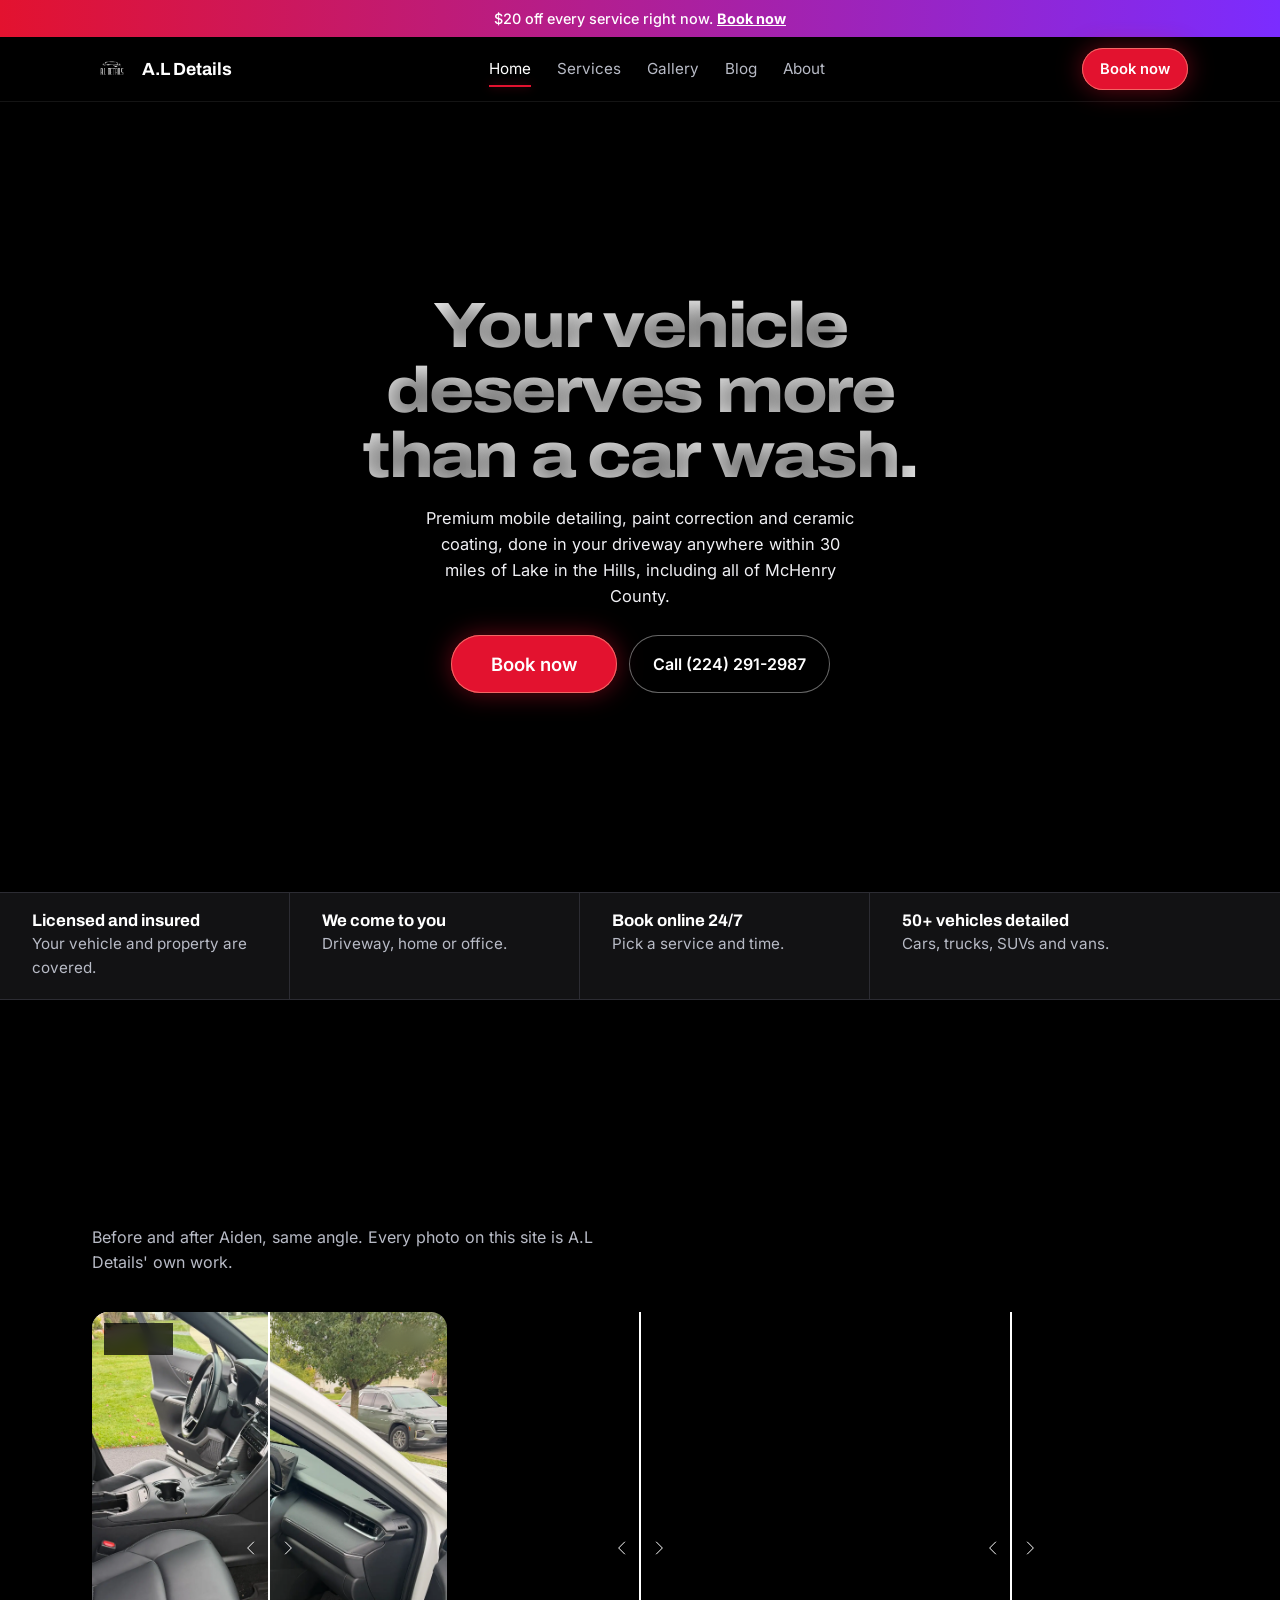
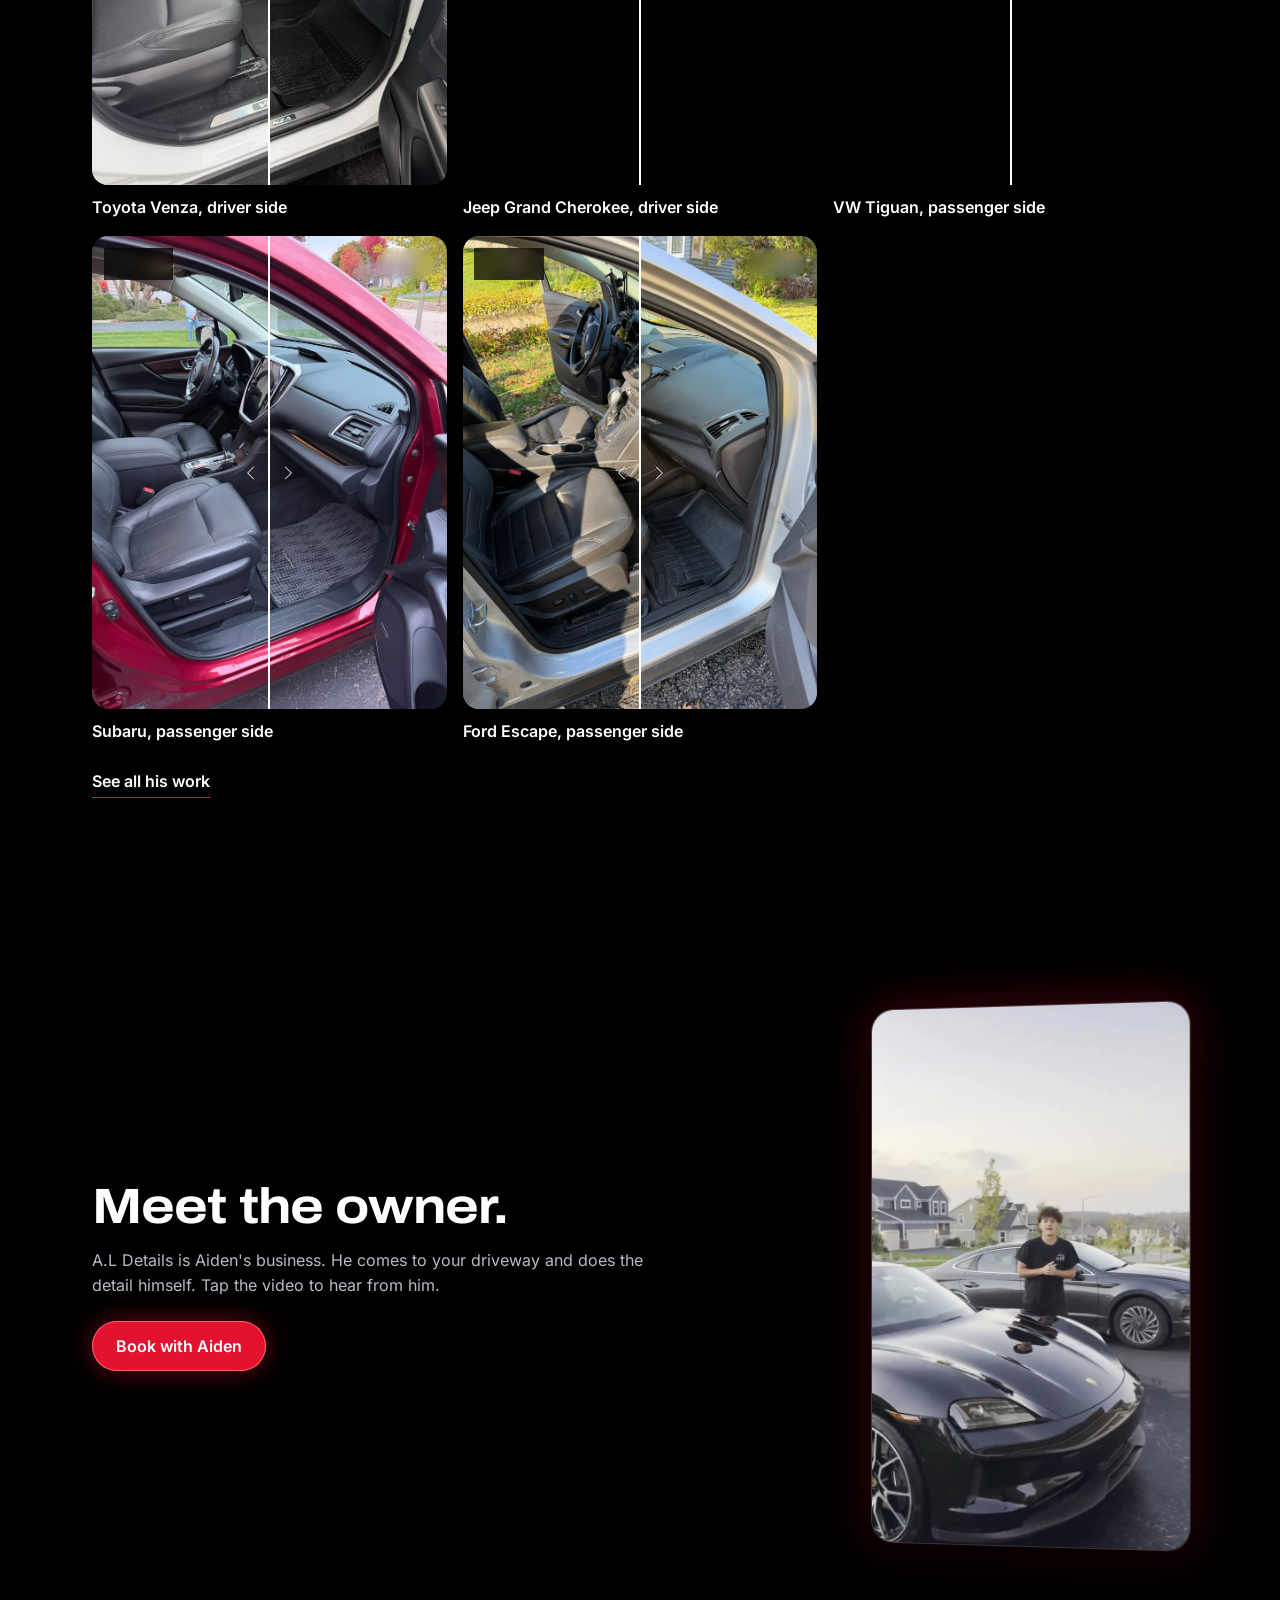
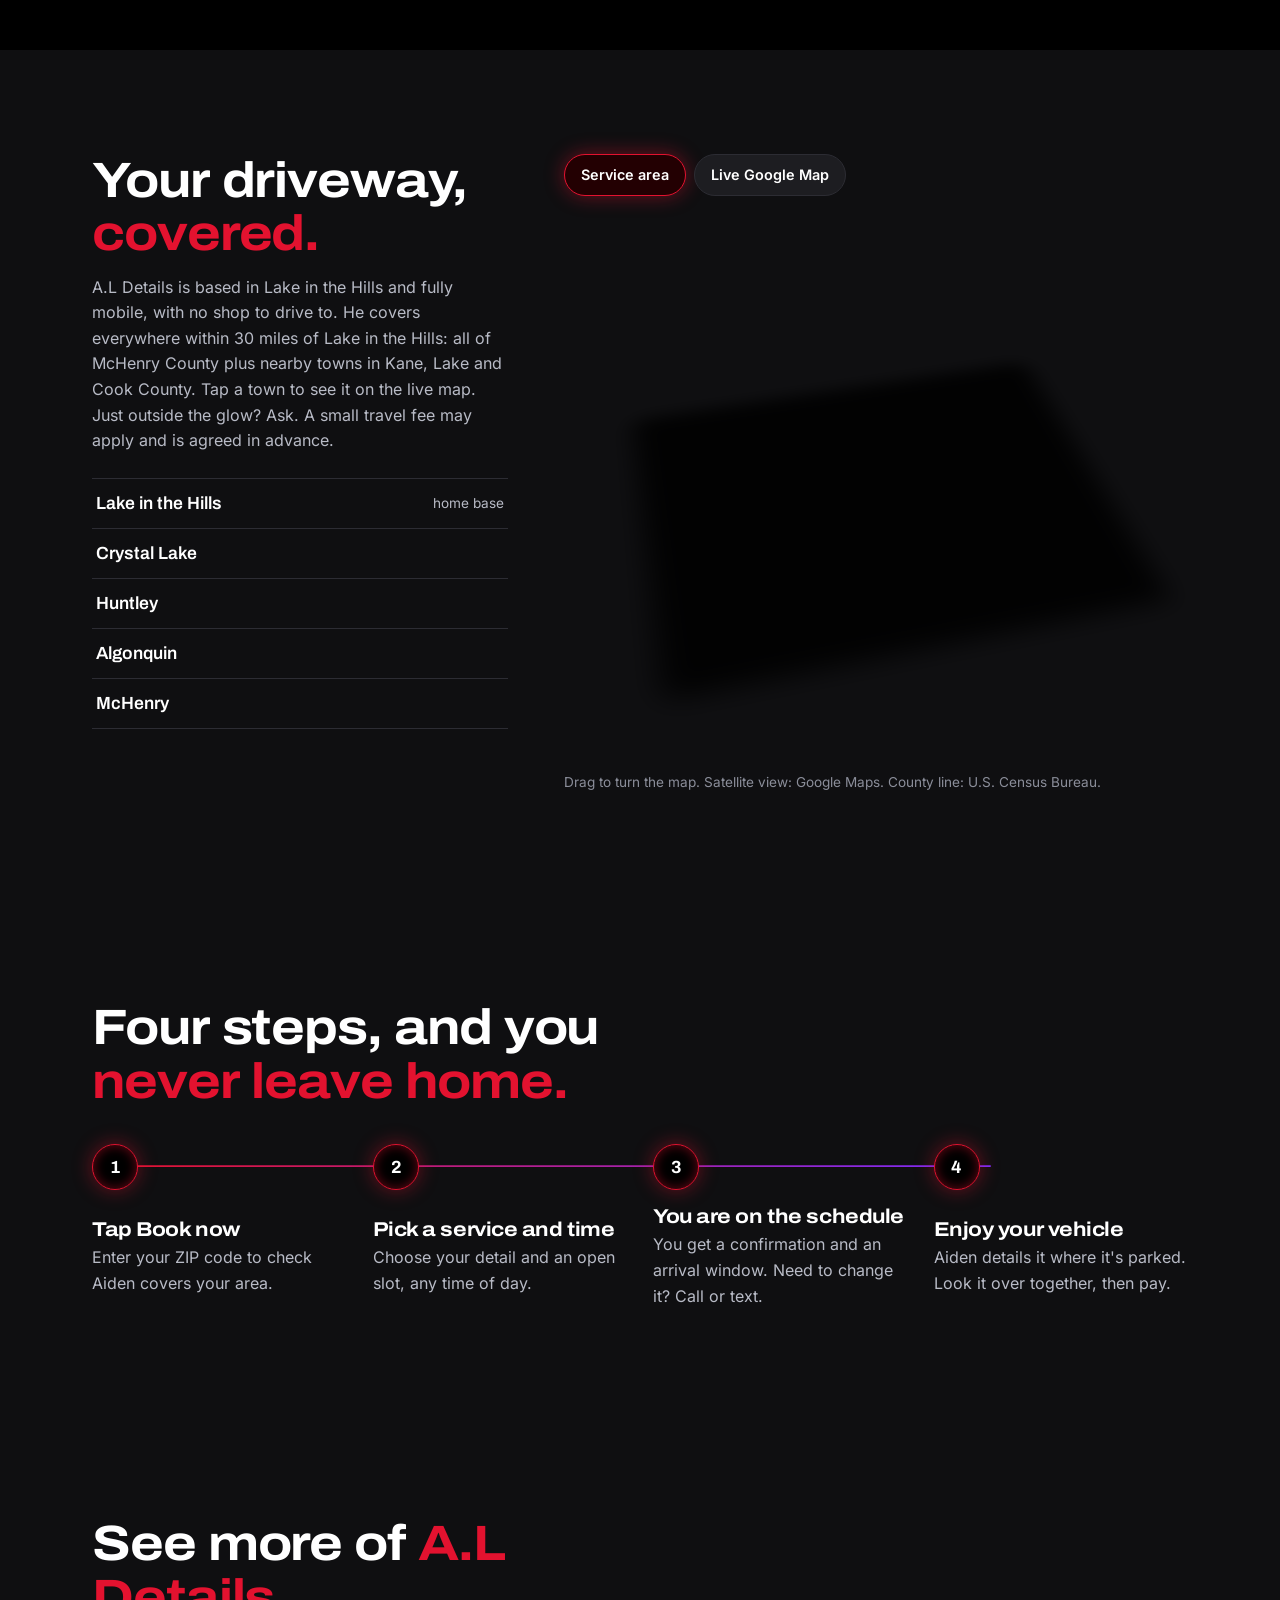
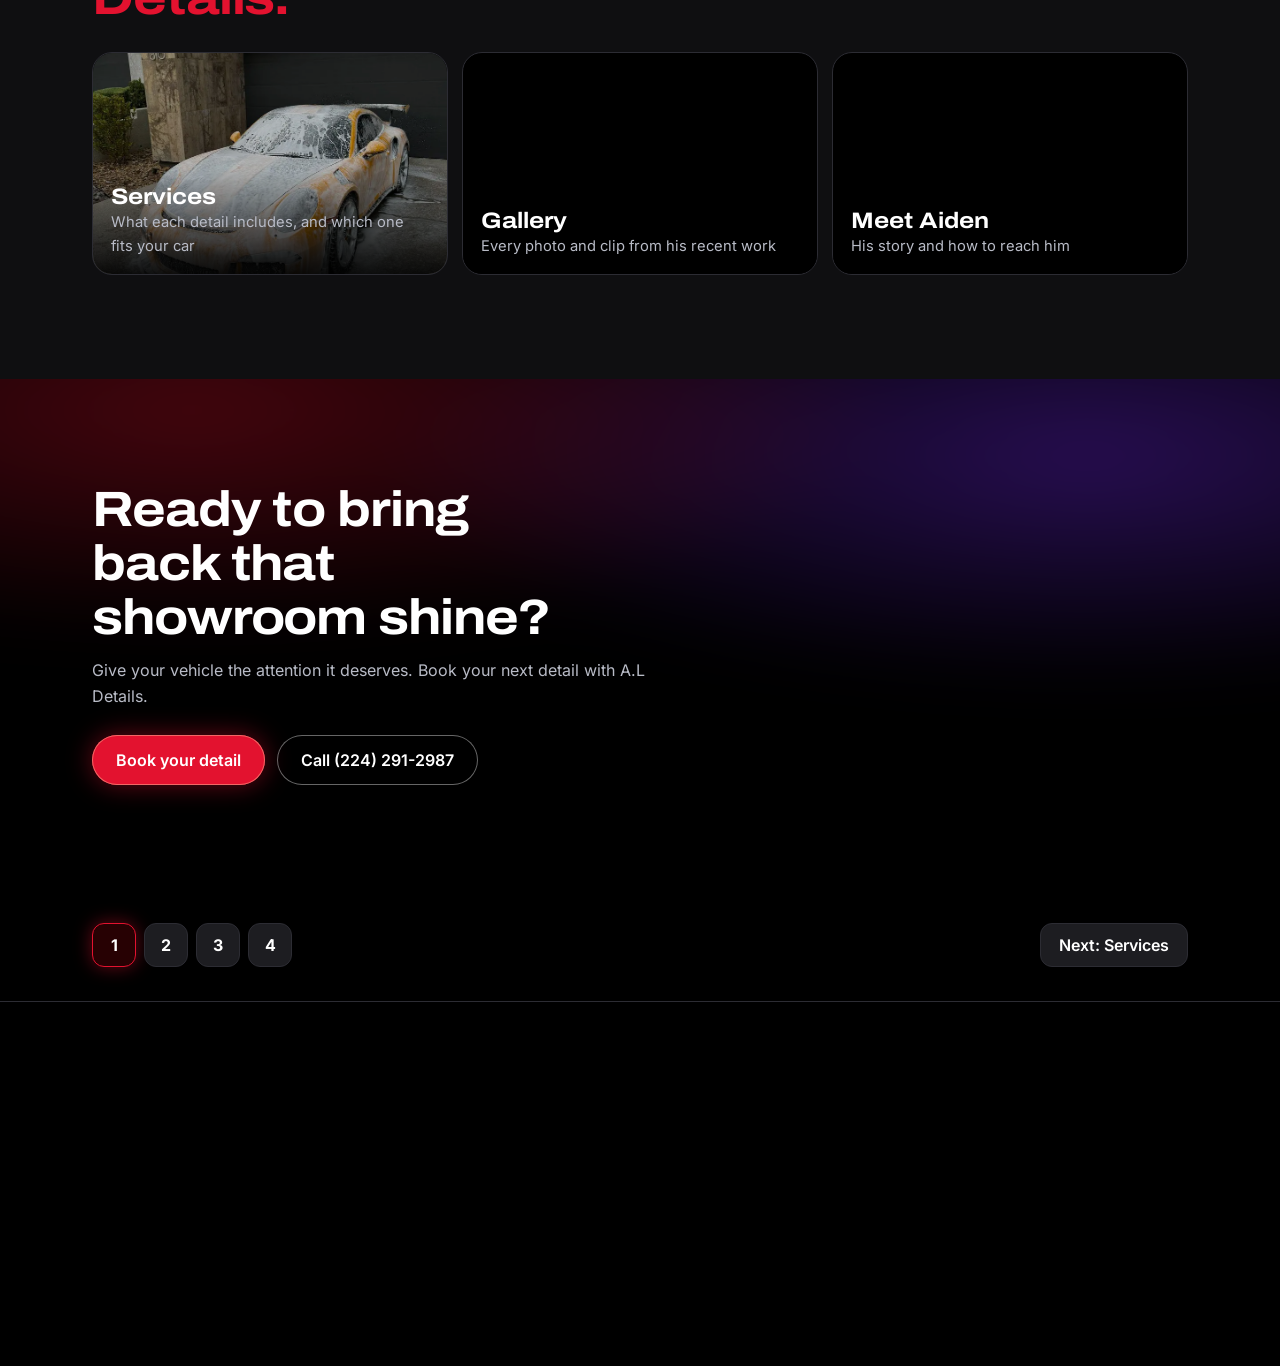
<file: index.html>
<!DOCTYPE html>
<html lang="en" class="load">
<head>
<meta charset="utf-8">
<meta name="viewport" content="width=device-width, initial-scale=1, viewport-fit=cover"><meta http-equiv="Content-Security-Policy" content="object-src 'none'; base-uri 'self'; upgrade-insecure-requests"><meta name="referrer" content="strict-origin-when-cross-origin">
<title>Mobile Car Detailing in Lake in the Hills, IL | A.L Details</title>
<meta name="description" content="A.L Details brings premium mobile auto detailing, paint correction and ceramic coating to your driveway in Lake in the Hills, Crystal Lake, Huntley, Algonquin and McHenry. Book online.">
<link rel="canonical" href="https://alautodetailing.com/">
<meta property="og:type" content="website">
<meta property="og:title" content="Mobile Car Detailing in Lake in the Hills, IL | A.L Details">
<meta property="og:description" content="A.L Details brings premium mobile auto detailing, paint correction and ceramic coating to your driveway in Lake in the Hills, Crystal Lake, Huntley, Algonquin and McHenry. Book online.">
<meta property="og:image" content="https://alautodetailing.com/assets/img/old/detail-17-1600.webp">
<meta name="theme-color" content="#000000">
<link rel="icon" href="/assets/img/logo.png">
<link rel="preconnect" href="https://widget.zenbooker.com">
<link rel="preload" as="font" type="font/woff2" href="/vendor/fonts/archivo-latin-wdth-normal.woff2" crossorigin>
<link rel="stylesheet" href="/css/al.css?v=fae2d85f">
<link rel="stylesheet" href="/vendor/img-comparison-slider.css">
<script type="application/ld+json">
{"@context":"https://schema.org","@type":"AutomotiveBusiness","@id":"https://alautodetailing.com/#business",
"name":"A.L Details","legalName":"A.L Details LLC","url":"https://alautodetailing.com/","telephone":"+1-224-291-2987",
"description":"Fully mobile auto detailing: full details, interior and exterior detailing, paint correction and ceramic coatings, performed at the customer's home or office.",
"image":"https://alautodetailing.com/assets/img/old/detail-17-1600.webp","logo":"https://alautodetailing.com/assets/img/logo.png",
"founder":{"@type":"Person","name":"Aiden"},
"address":{"@type":"PostalAddress","addressLocality":"Lake in the Hills","addressRegion":"IL","addressCountry":"US"},
"areaServed":[{"@type":"GeoCircle","geoMidpoint":{"@type":"GeoCoordinates","latitude":42.1817,"longitude":-88.3304},"geoRadius":"48280"},{"@type":"AdministrativeArea","name":"McHenry County, IL"},{"@type":"City","name":"Lake in the Hills, IL"},{"@type":"City","name":"Crystal Lake, IL"},{"@type":"City","name":"Huntley, IL"},{"@type":"City","name":"Algonquin, IL"},{"@type":"City","name":"McHenry, IL"}],
"paymentAccepted":"Credit card, debit card, Zelle, cash",
"sameAs":["https://www.instagram.com/a.l_mobiledetails","https://www.tiktok.com/@a.l_mobiledetails"],
"potentialAction":{"@type":"ReserveAction","target":"https://alautodetailing.com/book/"},
"hasOfferCatalog":{"@type":"OfferCatalog","name":"Mobile detailing services","itemListElement":[
{"@type":"Offer","itemOffered":{"@type":"Service","name":"Full Detail"}},
{"@type":"Offer","itemOffered":{"@type":"Service","name":"Interior Detail"}},
{"@type":"Offer","itemOffered":{"@type":"Service","name":"Exterior Detail"}},
{"@type":"Offer","itemOffered":{"@type":"Service","name":"Paint Correction and Ceramic Coating"}},
{"@type":"Offer","itemOffered":{"@type":"Service","name":"Seat and Carpet Shampoo Extraction"}},
{"@type":"Offer","itemOffered":{"@type":"Service","name":"Pet Hair and Stain Removal"}}]}}
</script>
<link rel="preload" as="image" href="/assets/video/hero-corvette-poster.webp" media="(max-width: 899px)" fetchpriority="high">
<link rel="preload" as="image" href="/assets/video/hero-corvette-poster.webp" media="(min-width: 900px)" fetchpriority="high">
<link rel="preload" as="video" href="/assets/video/hero-corvette.mp4" type="video/mp4" media="(max-width: 899px)">
<script>try{if(sessionStorage.getItem("alIntro")||innerWidth<980||matchMedia("(prefers-reduced-motion: reduce)").matches)document.documentElement.classList.add("no-intro")}catch(e){document.documentElement.classList.add("no-intro")}</script>
<noscript><style>.intro{display:none}.load .hero h1,.load .hero p,.pre{opacity:1!important;transform:none!important}</style></noscript>
</head>
<body data-page="home">
<div class="intro" id="intro"><div class="intro-mark" aria-hidden="true"><img src="/assets/img/logo.png" alt="" width="84" height="84"><span class="intro-name">A.L Details</span><span class="intro-line">Premium mobile auto detailing</span></div><button type="button" id="introSkip">Skip intro</button></div>
<div class="progress" aria-hidden="true"><i id="prog"></i></div>
<div class="promo">$20 off every service right now. <a href="/book/" data-book>Book now</a></div>
<header class="hdr">
 <div class="wrap">
  <a class="brand" href="/"><img src="/assets/img/logo.png" alt="A.L Details logo" width="40" height="40">A.L Details</a>
  <nav class="nav" aria-label="Main"><a href="/" aria-current="page">Home</a><a href="/services/">Services</a><a href="/gallery/">Gallery</a><a href="/blog/">Blog</a><a href="/about/">About</a></nav>
  <a class="btn sheen" href="/book/" data-book>Book now</a>
  <button class="burger" aria-label="Open menu" aria-expanded="false" aria-controls="menu"><span></span></button>
 </div>
 <div class="menu" id="menu">
  <a href="/" aria-current="page">Home</a><a href="/services/">Services</a><a href="/gallery/">Gallery</a><a href="/blog/">Blog</a><a href="/about/">About</a>
  <a href="https://www.instagram.com/a.l_mobiledetails" target="_blank" rel="noopener" style="font-size:1.2rem">Instagram</a><a href="https://www.tiktok.com/@a.l_mobiledetails" target="_blank" rel="noopener" style="font-size:1.2rem">TikTok</a>
  <a class="btn" href="/book/" data-book>Book your detail</a>
 </div>
</header>
<main>
<section class="hero hero2" id="home">
 <video class="hero-bg" id="heroBg" muted playsinline loop preload="none" poster="/assets/video/hero-corvette-poster.webp" aria-hidden="true" data-src="/assets/video/hero-corvette.mp4"></video>
 <div class="hero-wall" aria-hidden="true">
  <video muted playsinline loop preload="none" poster="/assets/video/short-wagoneer-poster.webp" data-src="/assets/video/short-wagoneer.mp4"></video>
  <video muted playsinline loop preload="none" poster="/assets/video/hero-corvette-poster.webp" data-src="/assets/video/hero-corvette.mp4"></video>
  <video muted playsinline loop preload="none" poster="/assets/video/short-scrub-poster.webp" data-src="/assets/video/short-scrub.mp4"></video>
 </div>
 <div class="wrap hero2-in">
  <div class="hero-copy">
   <h1 class="gloss">Your vehicle deserves more than a car wash.</h1>
   <p>Premium mobile detailing, paint correction and ceramic coating, done in your driveway anywhere within 30 miles of Lake in the Hills, including all of McHenry County.</p>
   <div class="hero2-cta"><a class="btn sheen hero2-book" href="/book/" data-book>Book now</a><a class="btn btn-ghost" href="tel:+12242912987">Call (224) 291-2987</a></div>
  </div>
 </div>
 <script>(function(){var h=document.getElementById("home"),w=matchMedia("(min-width: 900px)").matches,vs=w?h.querySelectorAll(".hero-wall video"):[document.getElementById("heroBg")];h.classList.add(w?"wall":"single");if(navigator.connection&&navigator.connection.saveData)return;for(var i=0;i<vs.length;i++){var v=vs[i];v.muted=true;v.autoplay=true;v.preload="auto";v.addEventListener("playing",function(){this.classList.add("on")});v.src=v.dataset.src;var p=v.play();if(p&&p.catch)p.catch(function(){})}})();</script>
</section>

<section class="sec shorts" id="shorts" aria-label="Short videos of A.L Details at work">
 <div class="wrap">
  <div class="reels shorts-row">
   <figure class="reel"><video muted loop playsinline preload="none" poster="/assets/video/short-wagoneer-poster.webp" data-src="/assets/video/short-wagoneer.mp4" aria-label="Aiden foaming a white Grand Wagoneer in a driveway"></video><figcaption>Foam bath, Grand Wagoneer</figcaption></figure>
   <figure class="reel"><video muted loop playsinline preload="none" poster="/assets/video/short-scrub-poster.webp" data-src="/assets/video/short-scrub.mp4" aria-label="Aiden hand-washing a foamed Porsche"></video><figcaption>Hand wash, Porsche</figcaption></figure>
   <figure class="reel"><video muted loop playsinline preload="none" poster="/assets/video/short-corvette-poster.webp" data-src="/assets/video/short-corvette.mp4" aria-label="Aiden hand-washing the hood of a foamed Corvette"></video><figcaption>Hand wash, Corvette</figcaption></figure>
  </div>
 </div>
</section>

<section class="trust" aria-label="Why customers trust A.L Details">
 <ul class="wrap" style="padding:0">
  <li><b>Licensed and insured</b>Your vehicle and property are covered.</li>
  <li><b>We come to you</b>Driveway, home or office.</li>
  <li><b>Book online 24/7</b>Pick a service and time.</li>
  <li><b>50+ vehicles detailed</b>Cars, trucks, SUVs and vans.</li>
 </ul>
</section>

<section class="sec" id="results">
 <div class="wrap">
  <h2 class="rise">Same car. <em class="hue">Drag the line.</em></h2>
  <p class="lede">Before and after Aiden, same angle. Every photo on this site is A.L Details' own work.</p>
  <div class="ba" id="ba"></div>
  <a class="more" href="/gallery/">See all his work</a>
 </div>
</section>

<section class="sec intro2" id="meet">
 <div class="wrap intro2-in">
  <div class="intro2-copy">
   <h2 class="rise">Meet the owner.</h2>
   <p class="lede">A.L Details is Aiden's business. He comes to your driveway and does the detail himself. Tap the video to hear from him.</p>
   <a class="btn sheen" href="/book/" data-book>Book with Aiden</a>
  </div>
  <figure class="vcard" id="vcard">
   <video id="heroVid" muted loop playsinline preload="none" aria-label="Aiden, owner of A.L Details, introducing himself next to a black Porsche"></video>
   <button class="hear" id="hear" type="button" hidden><b aria-hidden="true"></b><span>Hear from Aiden</span></button>
  </figure>
 </div>
</section>

<section class="sec sec-coal" id="area">
 <div class="wrap area">
  <div>
   <h2 class="rise">Your driveway, <em class="hue">covered.</em></h2>
   <p class="lede">A.L Details is based in Lake in the Hills and fully mobile, with no shop to drive to. He covers everywhere within 30 miles of Lake in the Hills: all of McHenry County plus nearby towns in Kane, Lake and Cook County. Tap a town to see it on the live map. Just outside the glow? Ask. A small travel fee may apply and is agreed in advance.</p>
   <ul class="towns" id="towns"></ul>
  </div>
  <div class="mapbox">
   <div class="map-tabs"><button type="button" id="tab3d" aria-pressed="true">Service area</button><button type="button" id="tabSt" aria-pressed="false">Live Google Map</button></div>
   <div class="m3" id="m3" aria-label="Google satellite map of the northwest Chicago suburbs, with the A.L Details 30-mile service area around Lake in the Hills highlighted, covering Crystal Lake, Huntley, Algonquin and McHenry"><div class="m3-plane" id="m3Plane"></div></div>
   <div id="map" hidden></div>
   <p class="fine" style="margin-top:10px"><span class="dragtip">Drag to turn the map. </span>Satellite view: Google Maps. County line: U.S. Census Bureau.</p>
  </div>
 </div>
</section>

<section class="sec sec-coal" id="how">
 <div class="wrap">
  <h2 class="rise">Four steps, and you <em class="hue">never leave home.</em></h2>
  <ol class="steps">
   <li><div><h3>Tap Book now</h3><p>Enter your ZIP code to check Aiden covers your area.</p></div></li>
   <li><div><h3>Pick a service and time</h3><p>Choose your detail and an open slot, any time of day.</p></div></li>
   <li><div><h3>You are on the schedule</h3><p>You get a confirmation and an arrival window. Need to change it? Call or text.</p></div></li>
   <li><div><h3>Enjoy your vehicle</h3><p>Aiden details it where it's parked. Look it over together, then pay.</p></div></li>
  </ol>
 </div>
</section>

<section class="sec sec-coal" id="explore">
 <div class="wrap">
  <h2 class="rise">See more of <em class="hue">A.L Details.</em></h2>
  <div class="xgrid">
   <a class="xcard" href="/services/"><img loading="lazy" data-img="porsche-gt3rs-foam" data-w="700" alt="White Porsche 911 GT3 RS covered in wash foam"><span><b>Services</b>What each detail includes, and which one fits your car</span></a>
   <a class="xcard" href="/gallery/"><img loading="lazy" data-img="range-rover" data-w="700" alt="Matte black Range Rover after a detail"><span><b>Gallery</b>Every photo and clip from his recent work</span></a>
   <a class="xcard" href="/about/"><img loading="lazy" data-img="detail-17" data-w="700" alt="Black Ford Explorer after a detail"><span><b>Meet Aiden</b>His story and how to reach him</span></a>
  </div>
 </div>
</section>

<section class="sec book" id="contact">
 <div class="wrap cta-end">
  <h2 class="rise gloss">Ready to bring back that showroom shine?</h2>
  <p class="lede">Give your vehicle the attention it deserves. Book your next detail with A.L Details.</p>
  <div class="cta"><a class="btn sheen" href="/book/" data-book>Book your detail</a><a class="btn btn-ghost" href="tel:+12242912987">Call (224) 291-2987</a></div>
 </div>
</section>
</main>
<nav class="pager wrap" aria-label="Pages"><a href="/" aria-current="page">1</a><a href="/services/">2</a><a href="/gallery/">3</a><a href="/about/">4</a><a class="pager-next" href="/services/">Next: Services</a></nav>
<footer class="ftr">
 <div class="wrap">
  <div class="ftr-grid">
   <div><a class="brand" href="/"><img src="/assets/img/logo.png" alt="A.L Details logo" width="40" height="40" loading="lazy">A.L Details</a><p style="margin-top:12px;max-width:34ch">Premium mobile auto detailing based in Lake in the Hills, Illinois. Licensed and fully insured.</p><p style="margin-top:12px"><a href="tel:+12242912987">(224) 291-2987</a></p></div>
   <div><h3>Services</h3><ul><li><a href="/services/">Full Detail</a></li><li><a href="/services/">Interior Detail</a></li><li><a href="/services/">Exterior Detail</a></li><li><a href="/services/">Paint Correction</a></li><li><a href="/services/">Ceramic Coating</a></li></ul></div>
   <div><h3>Service area</h3><ul><li><a href="/areas/lake-in-the-hills/">Lake in the Hills</a></li><li><a href="/areas/crystal-lake/">Crystal Lake</a></li><li><a href="/areas/huntley/">Huntley</a></li><li><a href="/areas/algonquin/">Algonquin</a></li><li><a href="/areas/mchenry/">McHenry</a></li></ul></div>
   <div><h3>A.L Details</h3><ul><li><a href="/gallery/">Gallery</a></li><li><a href="/blog/">Blog</a></li><li><a href="/about/">About</a></li><li><a href="/book/" data-book>Book online</a></li><li><a href="https://www.instagram.com/a.l_mobiledetails" target="_blank" rel="noopener">Instagram</a></li><li><a href="https://www.tiktok.com/@a.l_mobiledetails" target="_blank" rel="noopener">TikTok</a></li></ul></div>
  </div>
  <p class="legal">© <span id="yr">2026</span> A.L Details LLC. <span class="built">Website built by <a href="https://onlinepresenceco.com/" target="_blank" rel="noopener">Online Presence Co.</a></span></p>
 </div>
</footer>

<div class="bar"><a href="tel:+12242912987">Call</a><a href="sms:+12242912987">Text</a><a class="go" href="/book/" data-book>Book now</a></div>

<script src="/js/media.js?v=25206481"></script>
<script src="/js/site-data.js?v=5a20d531"></script>
<script type="module" src="/vendor/img-comparison-slider.js"></script>
<script src="/js/al.js?v=0939c895" defer></script>
</body>
</html>
</file>
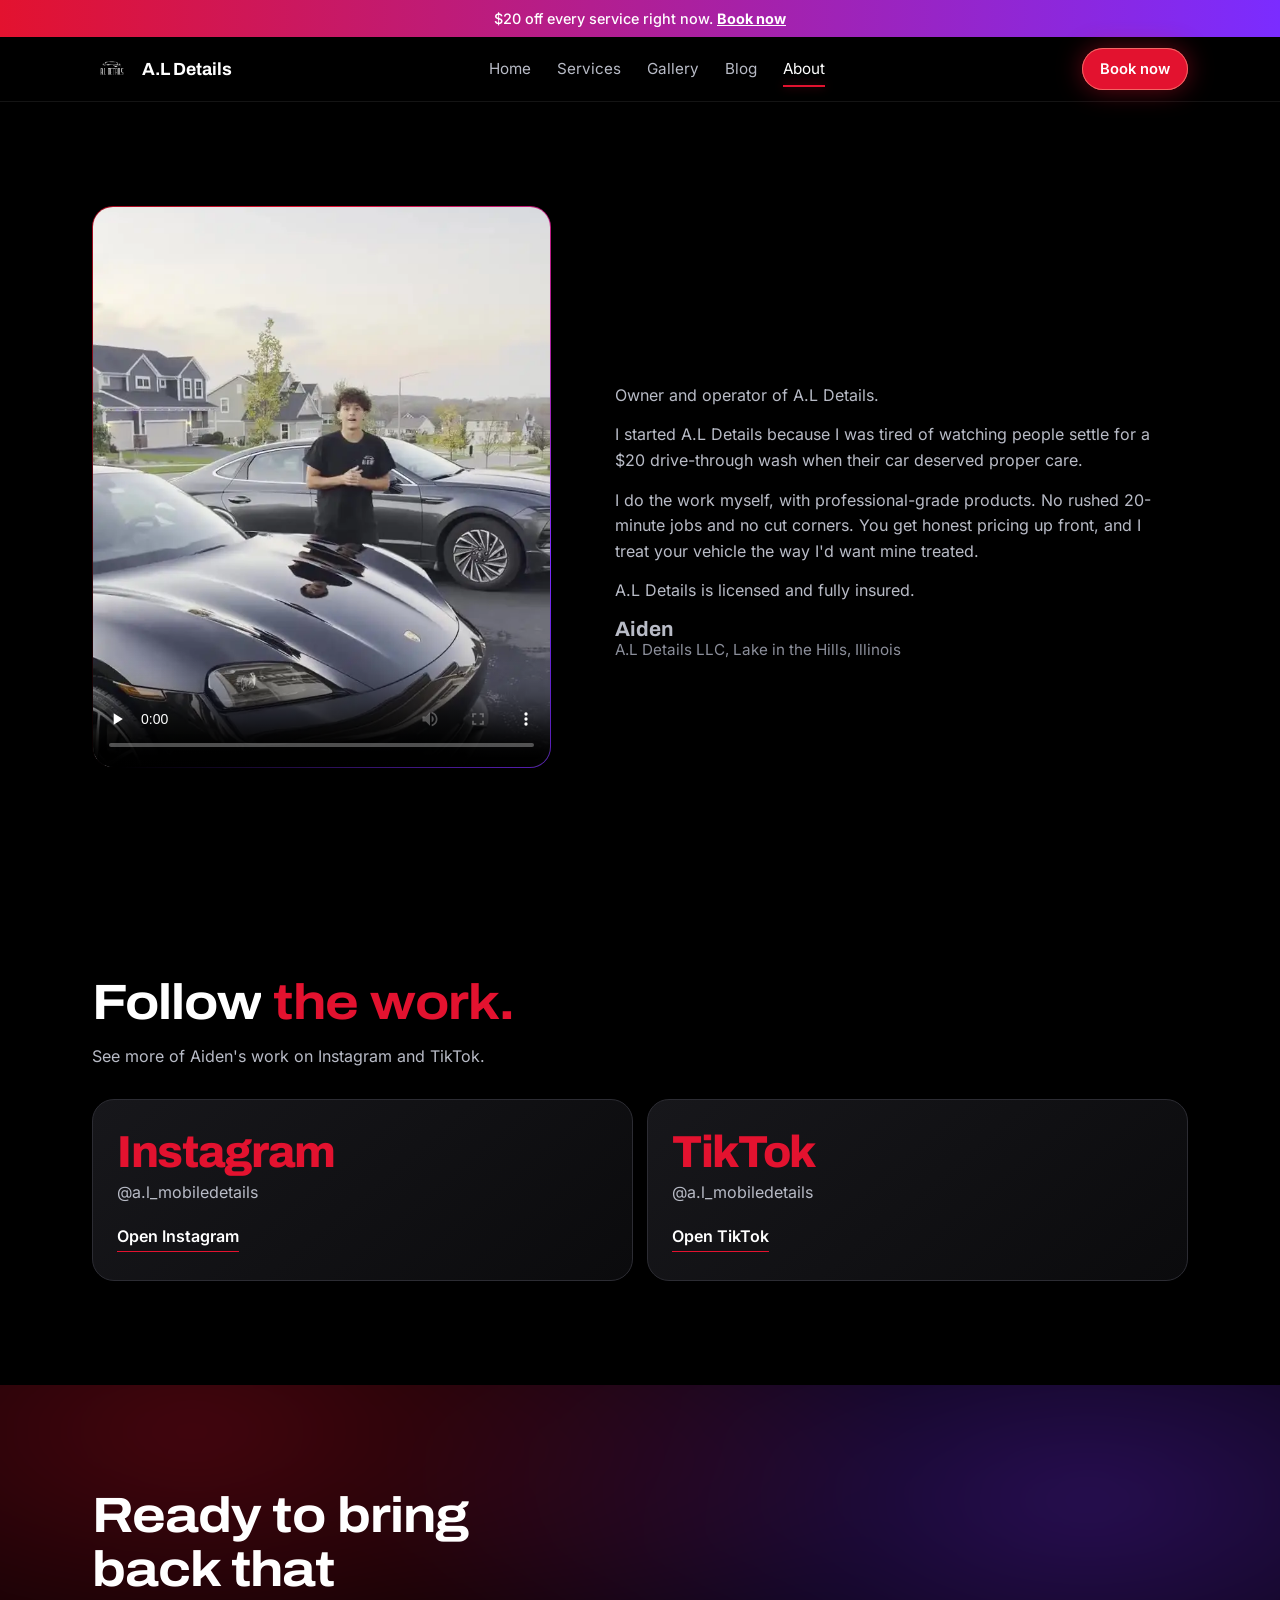
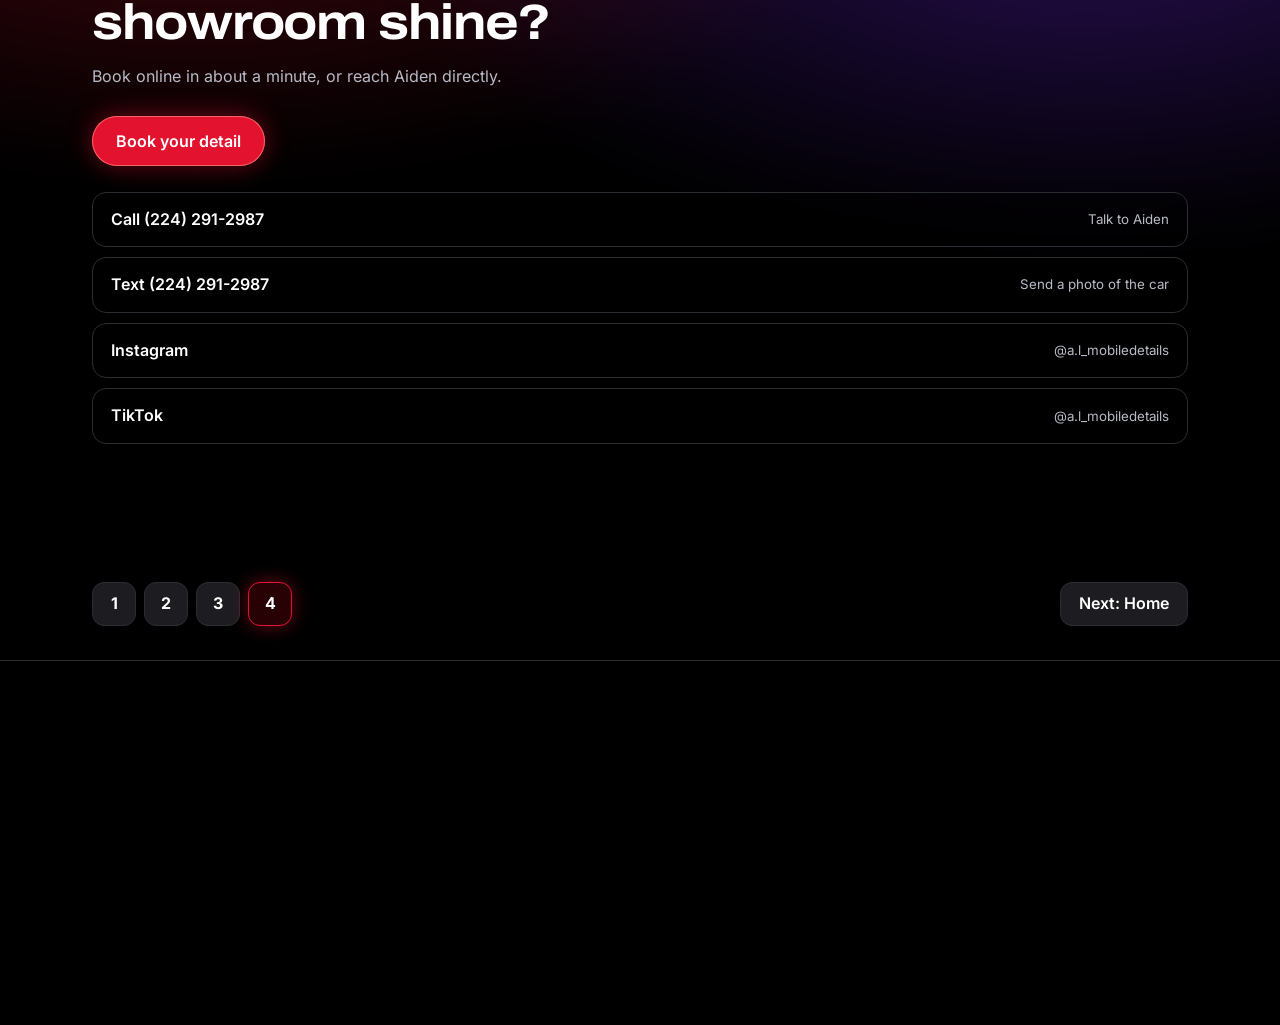
<file: about/index.html>
<!DOCTYPE html>
<html lang="en" class="load">
<head>
<meta charset="utf-8">
<meta name="viewport" content="width=device-width, initial-scale=1, viewport-fit=cover"><meta http-equiv="Content-Security-Policy" content="object-src 'none'; base-uri 'self'; upgrade-insecure-requests"><meta name="referrer" content="strict-origin-when-cross-origin">
<title>About Aiden and A.L Details | Mobile Detailing, Lake in the Hills IL</title>
<meta name="description" content="Meet Aiden, owner and operator of A.L Details, a licensed and insured mobile detailer in Lake in the Hills, IL. Reviews, socials and contact.">
<link rel="canonical" href="https://alautodetailing.com/about/">
<meta property="og:type" content="website">
<meta property="og:title" content="About Aiden and A.L Details | Mobile Detailing, Lake in the Hills IL">
<meta property="og:description" content="Meet Aiden, owner and operator of A.L Details, a licensed and insured mobile detailer in Lake in the Hills, IL. Reviews, socials and contact.">
<meta property="og:image" content="https://alautodetailing.com/assets/img/old/detail-17-1600.webp">
<meta name="theme-color" content="#000000">
<link rel="icon" href="/assets/img/logo.png">
<link rel="preconnect" href="https://widget.zenbooker.com">
<link rel="preload" as="font" type="font/woff2" href="/vendor/fonts/archivo-latin-wdth-normal.woff2" crossorigin>
<link rel="stylesheet" href="/css/al.css?v=fae2d85f">
<script>try{if(sessionStorage.getItem("alIntro")||innerWidth<980||matchMedia("(prefers-reduced-motion: reduce)").matches)document.documentElement.classList.add("no-intro")}catch(e){document.documentElement.classList.add("no-intro")}</script>
<noscript><style>.intro{display:none}.load .hero h1,.load .hero p,.pre{opacity:1!important;transform:none!important}</style></noscript>
</head>
<body data-page="about">
<div class="progress" aria-hidden="true"><i id="prog"></i></div>
<div class="promo">$20 off every service right now. <a href="/book/" data-book>Book now</a></div>
<header class="hdr">
 <div class="wrap">
  <a class="brand" href="/"><img src="/assets/img/logo.png" alt="A.L Details logo" width="40" height="40">A.L Details</a>
  <nav class="nav" aria-label="Main"><a href="/">Home</a><a href="/services/">Services</a><a href="/gallery/">Gallery</a><a href="/blog/">Blog</a><a href="/about/" aria-current="page">About</a></nav>
  <a class="btn sheen" href="/book/" data-book>Book now</a>
  <button class="burger" aria-label="Open menu" aria-expanded="false" aria-controls="menu"><span></span></button>
 </div>
 <div class="menu" id="menu">
  <a href="/">Home</a><a href="/services/">Services</a><a href="/gallery/">Gallery</a><a href="/blog/">Blog</a><a href="/about/" aria-current="page">About</a>
  <a href="https://www.instagram.com/a.l_mobiledetails" target="_blank" rel="noopener" style="font-size:1.2rem">Instagram</a><a href="https://www.tiktok.com/@a.l_mobiledetails" target="_blank" rel="noopener" style="font-size:1.2rem">TikTok</a>
  <a class="btn" href="/book/" data-book>Book your detail</a>
 </div>
</header>
<main>
<section class="sec" id="about">
 <div class="wrap about">
  <div class="frame" id="ownerMedia"></div>
  <div class="body">
   <h2 class="rise">Hi, I'm Aiden.</h2>
   <p class="lede" style="margin-bottom:14px">Owner and operator of A.L Details.</p>
   <p>I started A.L Details because I was tired of watching people settle for a $20 drive-through wash when their car deserved proper care.</p>
   <p>I do the work myself, with professional-grade products. No rushed 20-minute jobs and no cut corners. You get honest pricing up front, and I treat your vehicle the way I'd want mine treated.</p>
   <p>A.L Details is licensed and fully insured.</p>
   <p class="sig">Aiden<small>A.L Details LLC, Lake in the Hills, Illinois</small></p>
  </div>
 </div>
</section>

<section class="sec sec-white" id="reviews">
 <div class="wrap">
  <h2 class="rise">What customers <em class="hue">got out of it.</em></h2>
  <a class="gbadge" id="gbadge" hidden target="_blank" rel="noopener"><span class="stars">★★★★★</span><span id="gtext"></span></a>
  <div class="revs" id="revs"></div>
 </div>
</section>

<section class="sec" id="social">
 <div class="wrap">
  <h2 class="rise">Follow <em class="hue">the work.</em></h2>
  <p class="lede">See more of Aiden's work on Instagram and TikTok.</p>
  <div class="soc">
   <a class="soc-c" href="https://www.instagram.com/a.l_mobiledetails" target="_blank" rel="noopener"><span class="soc-n">Instagram</span><span class="soc-h">@a.l_mobiledetails</span><span class="soc-go">Open Instagram</span></a>
   <a class="soc-c" href="https://www.tiktok.com/@a.l_mobiledetails" target="_blank" rel="noopener"><span class="soc-n">TikTok</span><span class="soc-h">@a.l_mobiledetails</span><span class="soc-go">Open TikTok</span></a>
  </div>
 </div>
</section>

<section class="sec book" id="contact">
 <div class="wrap cta-end">
  <h2 class="rise gloss">Ready to bring back that showroom shine?</h2>
  <p class="lede">Book online in about a minute, or reach Aiden directly.</p>
  <div class="cta"><a class="btn sheen" href="/book/" data-book>Book your detail</a></div>
  <div class="contact">
   <a href="tel:+12242912987"><span>Call (224) 291-2987</span><small>Talk to Aiden</small></a>
   <a href="sms:+12242912987"><span>Text (224) 291-2987</span><small>Send a photo of the car</small></a>
   <a href="https://www.instagram.com/a.l_mobiledetails" target="_blank" rel="noopener"><span>Instagram</span><small>@a.l_mobiledetails</small></a>
   <a href="https://www.tiktok.com/@a.l_mobiledetails" target="_blank" rel="noopener"><span>TikTok</span><small>@a.l_mobiledetails</small></a>
  </div>
 </div>
</section>
</main>
<nav class="pager wrap" aria-label="Pages"><a href="/">1</a><a href="/services/">2</a><a href="/gallery/">3</a><a href="/about/" aria-current="page">4</a><a class="pager-next" href="/">Next: Home</a></nav>
<footer class="ftr">
 <div class="wrap">
  <div class="ftr-grid">
   <div><a class="brand" href="/"><img src="/assets/img/logo.png" alt="A.L Details logo" width="40" height="40" loading="lazy">A.L Details</a><p style="margin-top:12px;max-width:34ch">Premium mobile auto detailing based in Lake in the Hills, Illinois. Licensed and fully insured.</p><p style="margin-top:12px"><a href="tel:+12242912987">(224) 291-2987</a></p></div>
   <div><h3>Services</h3><ul><li><a href="/services/">Full Detail</a></li><li><a href="/services/">Interior Detail</a></li><li><a href="/services/">Exterior Detail</a></li><li><a href="/services/">Paint Correction</a></li><li><a href="/services/">Ceramic Coating</a></li></ul></div>
   <div><h3>Service area</h3><ul><li><a href="/areas/lake-in-the-hills/">Lake in the Hills</a></li><li><a href="/areas/crystal-lake/">Crystal Lake</a></li><li><a href="/areas/huntley/">Huntley</a></li><li><a href="/areas/algonquin/">Algonquin</a></li><li><a href="/areas/mchenry/">McHenry</a></li></ul></div>
   <div><h3>A.L Details</h3><ul><li><a href="/gallery/">Gallery</a></li><li><a href="/blog/">Blog</a></li><li><a href="/about/">About</a></li><li><a href="/book/" data-book>Book online</a></li><li><a href="https://www.instagram.com/a.l_mobiledetails" target="_blank" rel="noopener">Instagram</a></li><li><a href="https://www.tiktok.com/@a.l_mobiledetails" target="_blank" rel="noopener">TikTok</a></li></ul></div>
  </div>
  <p class="legal">© <span id="yr">2026</span> A.L Details LLC. <span class="built">Website built by <a href="https://onlinepresenceco.com/" target="_blank" rel="noopener">Online Presence Co.</a></span></p>
 </div>
</footer>

<div class="bar"><a href="tel:+12242912987">Call</a><a href="sms:+12242912987">Text</a><a class="go" href="/book/" data-book>Book now</a></div>

<script src="/js/media.js?v=25206481"></script>
<script src="/js/site-data.js?v=5a20d531"></script>
<script src="/js/al.js?v=0939c895" defer></script>
</body>
</html>
</file>
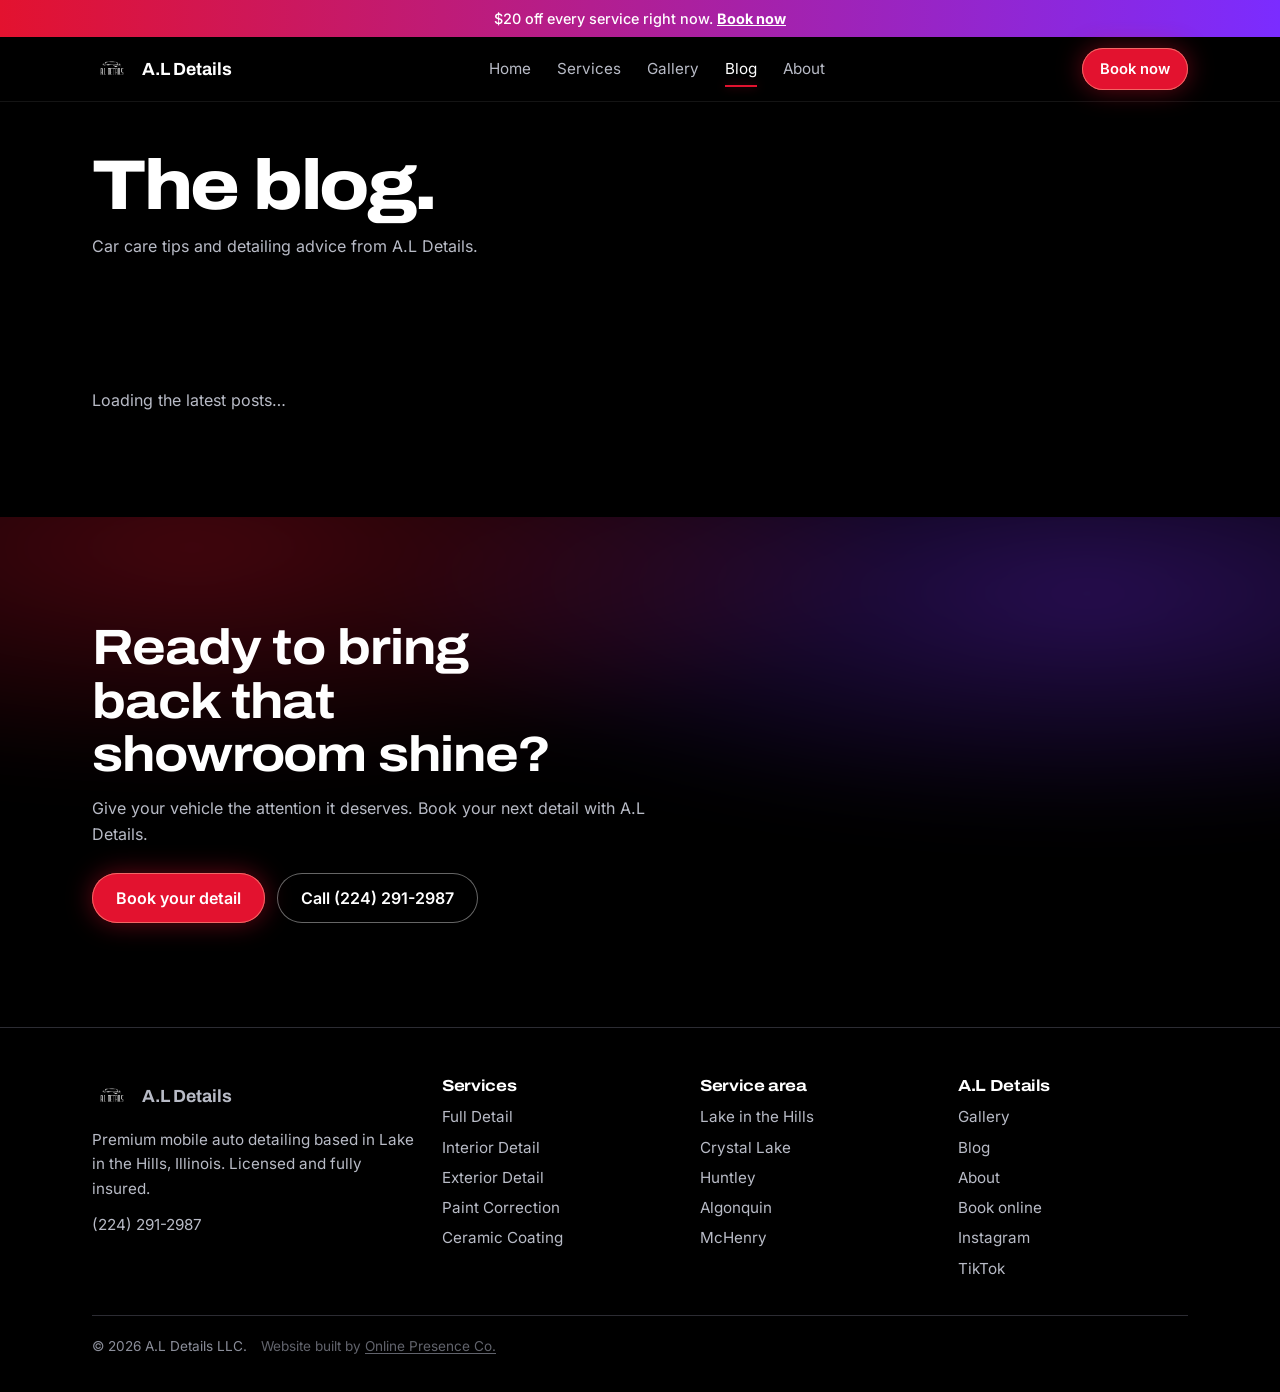
<file: blog/index.html>
<!DOCTYPE html>
<html lang="en" class="load">
<head>
<meta charset="utf-8">
<meta name="viewport" content="width=device-width, initial-scale=1, viewport-fit=cover"><meta http-equiv="Content-Security-Policy" content="object-src 'none'; base-uri 'self'; upgrade-insecure-requests"><meta name="referrer" content="strict-origin-when-cross-origin">
<title>Car Care Blog | A.L Details, Mobile Detailing in Lake in the Hills IL</title>
<meta name="description" content="Car care tips, detailing advice and news from A.L Details, the mobile detailer serving Lake in the Hills and all of McHenry County.">
<link rel="canonical" href="https://alautodetailing.com/blog/">
<meta property="og:type" content="website">
<meta property="og:title" content="Car Care Blog | A.L Details, Mobile Detailing in Lake in the Hills IL">
<meta property="og:description" content="Car care tips, detailing advice and news from A.L Details, the mobile detailer serving Lake in the Hills and all of McHenry County.">
<meta property="og:image" content="https://alautodetailing.com/assets/img/old/detail-17-1600.webp">
<meta name="theme-color" content="#000000">
<link rel="icon" href="/assets/img/logo.png">
<link rel="preconnect" href="https://widget.zenbooker.com">
<link rel="preload" as="font" type="font/woff2" href="/vendor/fonts/archivo-latin-wdth-normal.woff2" crossorigin>
<link rel="stylesheet" href="/css/al.css?v=fae2d85f">
<script>try{if(sessionStorage.getItem("alIntro")||innerWidth<980||matchMedia("(prefers-reduced-motion: reduce)").matches)document.documentElement.classList.add("no-intro")}catch(e){document.documentElement.classList.add("no-intro")}</script>
<noscript><style>.intro{display:none}.load .hero h1,.load .hero p,.pre{opacity:1!important;transform:none!important}</style></noscript>
</head>
<body data-page="blog">
<div class="progress" aria-hidden="true"><i id="prog"></i></div>
<div class="promo">$20 off every service right now. <a href="/book/" data-book>Book now</a></div>
<header class="hdr">
 <div class="wrap">
  <a class="brand" href="/"><img src="/assets/img/logo.png" alt="A.L Details logo" width="40" height="40">A.L Details</a>
  <nav class="nav" aria-label="Main"><a href="/">Home</a><a href="/services/">Services</a><a href="/gallery/">Gallery</a><a href="/blog/" aria-current="page">Blog</a><a href="/about/">About</a></nav>
  <a class="btn sheen" href="/book/" data-book>Book now</a>
  <button class="burger" aria-label="Open menu" aria-expanded="false" aria-controls="menu"><span></span></button>
 </div>
 <div class="menu" id="menu">
  <a href="/">Home</a><a href="/services/">Services</a><a href="/gallery/">Gallery</a><a href="/blog/" aria-current="page">Blog</a><a href="/about/">About</a>
  <a href="https://www.instagram.com/a.l_mobiledetails" target="_blank" rel="noopener" style="font-size:1.2rem">Instagram</a><a href="https://www.tiktok.com/@a.l_mobiledetails" target="_blank" rel="noopener" style="font-size:1.2rem">TikTok</a>
  <a class="btn" href="/book/" data-book>Book your detail</a>
 </div>
</header>
<main>
<section class="phead"><div class="wrap"><h1 class="gloss">The blog.</h1><p class="lede">Car care tips and detailing advice from A.L Details.</p></div></section>

<section class="sec blogsec" id="blog">
 <div class="wrap">
  <div id="soro-blog"></div>
  <p class="lede blog-wait" id="blogWait">Loading the latest posts…</p>
  <script>setTimeout(function(){var b=document.getElementById("soro-blog"),w=document.getElementById("blogWait");if(!w)return;if(b&&b.children.length)w.remove();else w.textContent="New posts are on the way. Check back soon, or book your detail now.";},8000);new MutationObserver(function(m,o){var b=document.getElementById("soro-blog"),w=document.getElementById("blogWait");if(b.children.length&&w){w.remove();o.disconnect();}}).observe(document.getElementById("soro-blog"),{childList:true});</script>
  <script src="https://app.trysoro.com/api/embed/f5a22220-0d98-498e-991e-3ea29b9b3eb8?theme=dark" defer></script>
 </div>
</section>

<section class="sec book" id="contact">
 <div class="wrap cta-end">
  <h2 class="rise gloss">Ready to bring back that showroom shine?</h2>
  <p class="lede">Give your vehicle the attention it deserves. Book your next detail with A.L Details.</p>
  <div class="cta"><a class="btn sheen" href="/book/" data-book>Book your detail</a><a class="btn btn-ghost" href="tel:+12242912987">Call (224) 291-2987</a></div>
 </div>
</section>
</main>

<footer class="ftr">
 <div class="wrap">
  <div class="ftr-grid">
   <div><a class="brand" href="/"><img src="/assets/img/logo.png" alt="A.L Details logo" width="40" height="40" loading="lazy">A.L Details</a><p style="margin-top:12px;max-width:34ch">Premium mobile auto detailing based in Lake in the Hills, Illinois. Licensed and fully insured.</p><p style="margin-top:12px"><a href="tel:+12242912987">(224) 291-2987</a></p></div>
   <div><h3>Services</h3><ul><li><a href="/services/">Full Detail</a></li><li><a href="/services/">Interior Detail</a></li><li><a href="/services/">Exterior Detail</a></li><li><a href="/services/">Paint Correction</a></li><li><a href="/services/">Ceramic Coating</a></li></ul></div>
   <div><h3>Service area</h3><ul><li><a href="/areas/lake-in-the-hills/">Lake in the Hills</a></li><li><a href="/areas/crystal-lake/">Crystal Lake</a></li><li><a href="/areas/huntley/">Huntley</a></li><li><a href="/areas/algonquin/">Algonquin</a></li><li><a href="/areas/mchenry/">McHenry</a></li></ul></div>
   <div><h3>A.L Details</h3><ul><li><a href="/gallery/">Gallery</a></li><li><a href="/blog/">Blog</a></li><li><a href="/about/">About</a></li><li><a href="/book/" data-book>Book online</a></li><li><a href="https://www.instagram.com/a.l_mobiledetails" target="_blank" rel="noopener">Instagram</a></li><li><a href="https://www.tiktok.com/@a.l_mobiledetails" target="_blank" rel="noopener">TikTok</a></li></ul></div>
  </div>
  <p class="legal">© <span id="yr">2026</span> A.L Details LLC. <span class="built">Website built by <a href="https://onlinepresenceco.com/" target="_blank" rel="noopener">Online Presence Co.</a></span></p>
 </div>
</footer>

<div class="bar"><a href="tel:+12242912987">Call</a><a href="sms:+12242912987">Text</a><a class="go" href="/book/" data-book>Book now</a></div>

<script src="/js/media.js?v=25206481"></script>
<script src="/js/site-data.js?v=5a20d531"></script>
<script src="/js/al.js?v=0939c895" defer></script>
</body>
</html>
</file>
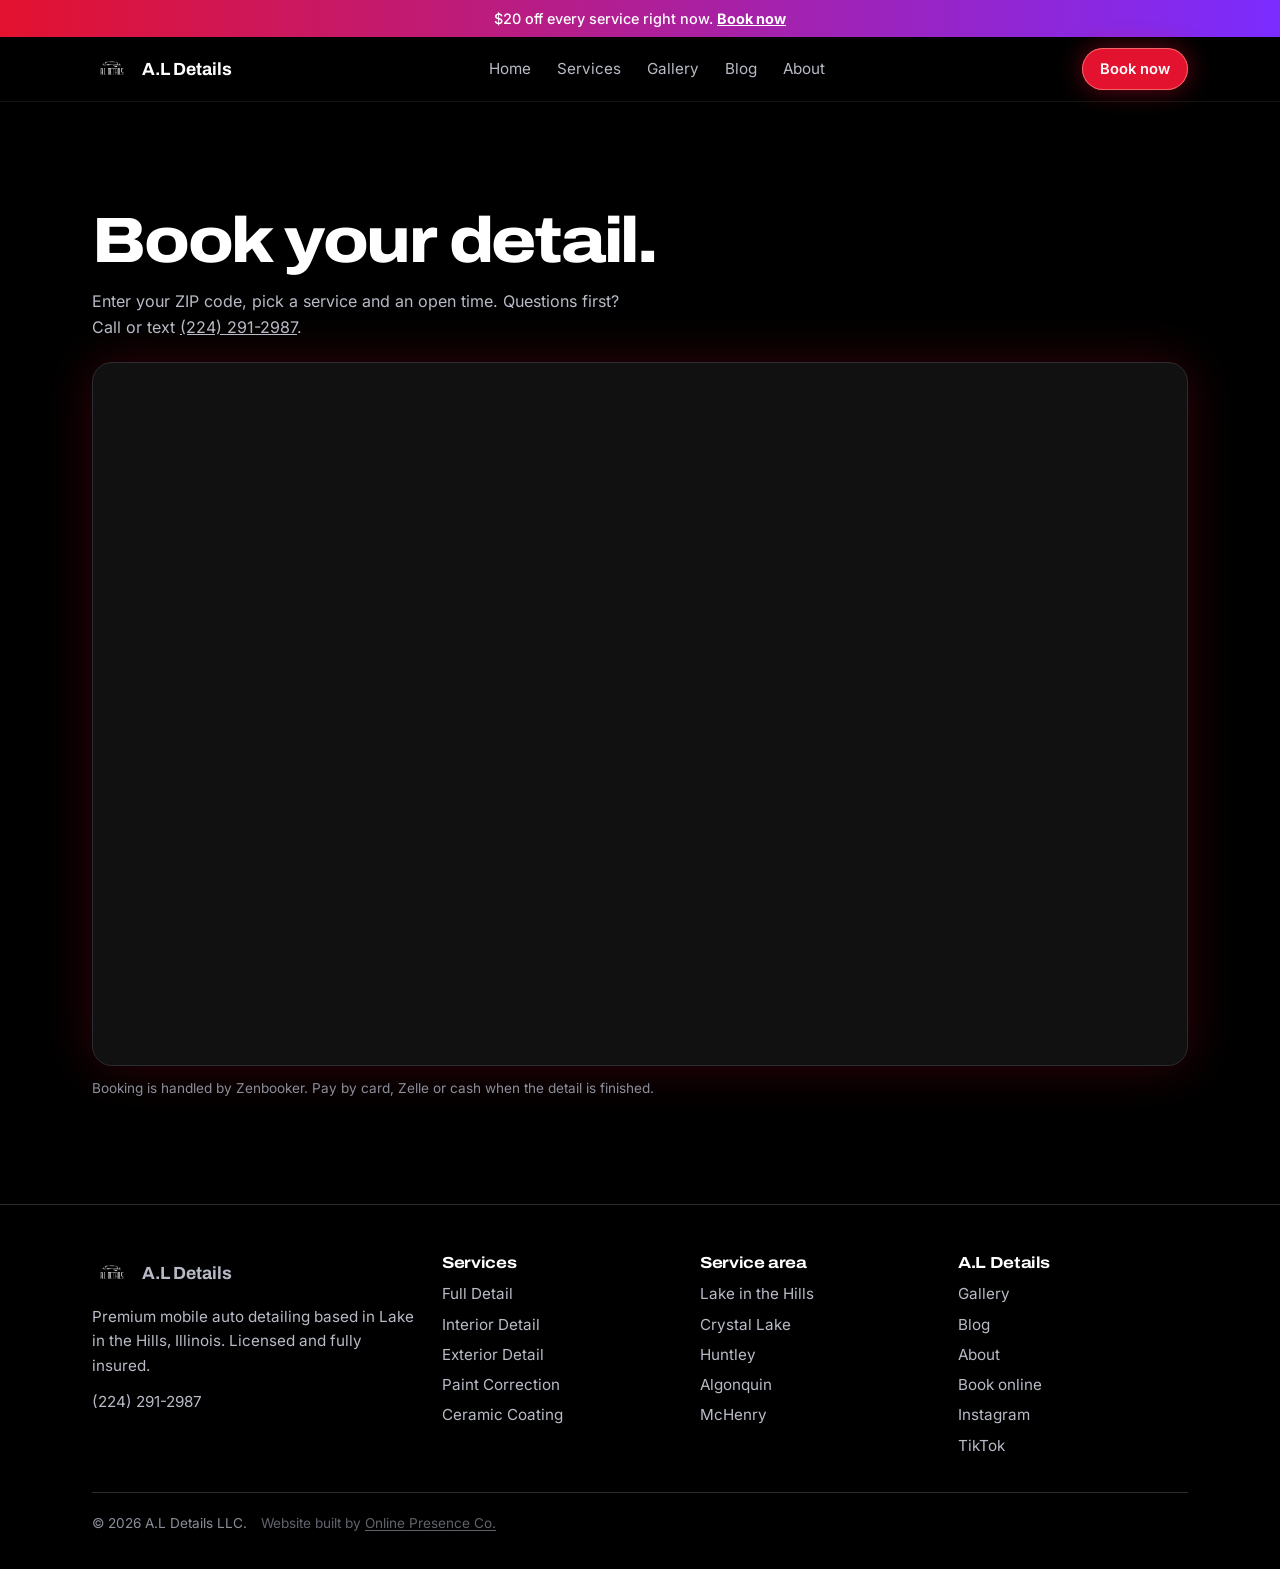
<file: book/index.html>
<!DOCTYPE html>
<html lang="en" class="load">
<head>
<meta charset="utf-8">
<meta name="viewport" content="width=device-width, initial-scale=1, viewport-fit=cover"><meta http-equiv="Content-Security-Policy" content="object-src 'none'; base-uri 'self'; upgrade-insecure-requests"><meta name="referrer" content="strict-origin-when-cross-origin">
<title>Book a Mobile Detail | A.L Details, Lake in the Hills IL</title>
<meta name="description" content="Book a mobile auto detail with A.L Details online: enter your ZIP code, pick a service and a time.">
<link rel="canonical" href="https://alautodetailing.com/book/">
<meta property="og:type" content="website">
<meta property="og:title" content="Book a Mobile Detail | A.L Details, Lake in the Hills IL">
<meta property="og:description" content="Book a mobile auto detail with A.L Details online: enter your ZIP code, pick a service and a time.">
<meta property="og:image" content="https://alautodetailing.com/assets/img/old/detail-17-1600.webp">
<meta name="theme-color" content="#000000">
<link rel="icon" href="/assets/img/logo.png">
<link rel="preconnect" href="https://widget.zenbooker.com">
<link rel="preload" as="font" type="font/woff2" href="/vendor/fonts/archivo-latin-wdth-normal.woff2" crossorigin>
<link rel="stylesheet" href="/css/al.css?v=fae2d85f">
<script>try{if(sessionStorage.getItem("alIntro")||innerWidth<980||matchMedia("(prefers-reduced-motion: reduce)").matches)document.documentElement.classList.add("no-intro")}catch(e){document.documentElement.classList.add("no-intro")}</script>
<noscript><style>.intro{display:none}.load .hero h1,.load .hero p,.pre{opacity:1!important;transform:none!important}</style></noscript>
</head>
<body data-page="book">
<div class="progress" aria-hidden="true"><i id="prog"></i></div>
<div class="promo">$20 off every service right now. <a href="/book/" data-book>Book now</a></div>
<header class="hdr">
 <div class="wrap">
  <a class="brand" href="/"><img src="/assets/img/logo.png" alt="A.L Details logo" width="40" height="40">A.L Details</a>
  <nav class="nav" aria-label="Main"><a href="/">Home</a><a href="/services/">Services</a><a href="/gallery/">Gallery</a><a href="/blog/">Blog</a><a href="/about/">About</a></nav>
  <a class="btn sheen" href="/book/" data-book>Book now</a>
  <button class="burger" aria-label="Open menu" aria-expanded="false" aria-controls="menu"><span></span></button>
 </div>
 <div class="menu" id="menu">
  <a href="/">Home</a><a href="/services/">Services</a><a href="/gallery/">Gallery</a><a href="/blog/">Blog</a><a href="/about/">About</a>
  <a href="https://www.instagram.com/a.l_mobiledetails" target="_blank" rel="noopener" style="font-size:1.2rem">Instagram</a><a href="https://www.tiktok.com/@a.l_mobiledetails" target="_blank" rel="noopener" style="font-size:1.2rem">TikTok</a>
  <a class="btn" href="/book/" data-book>Book your detail</a>
 </div>
</header>
<main>
<section class="sec bookpage" id="book">
 <div class="wrap">
  <h1 class="gloss">Book your detail.</h1>
  <p class="lede">Enter your ZIP code, pick a service and an open time. Questions first? Call or text <a href="tel:+12242912987">(224) 291-2987</a>.</p>
  <div class="zb-full"><iframe id="zbFull" title="Book online with A.L Details" src="https://widget.zenbooker.com/book/1773430973021x461431737902140000?embed=true" allow="payment"></iframe></div>
  <p class="fine">Booking is handled by Zenbooker. Pay by card, Zelle or cash when the detail is finished.</p>
 </div>
</section>
</main>

<footer class="ftr">
 <div class="wrap">
  <div class="ftr-grid">
   <div><a class="brand" href="/"><img src="/assets/img/logo.png" alt="A.L Details logo" width="40" height="40" loading="lazy">A.L Details</a><p style="margin-top:12px;max-width:34ch">Premium mobile auto detailing based in Lake in the Hills, Illinois. Licensed and fully insured.</p><p style="margin-top:12px"><a href="tel:+12242912987">(224) 291-2987</a></p></div>
   <div><h3>Services</h3><ul><li><a href="/services/">Full Detail</a></li><li><a href="/services/">Interior Detail</a></li><li><a href="/services/">Exterior Detail</a></li><li><a href="/services/">Paint Correction</a></li><li><a href="/services/">Ceramic Coating</a></li></ul></div>
   <div><h3>Service area</h3><ul><li><a href="/areas/lake-in-the-hills/">Lake in the Hills</a></li><li><a href="/areas/crystal-lake/">Crystal Lake</a></li><li><a href="/areas/huntley/">Huntley</a></li><li><a href="/areas/algonquin/">Algonquin</a></li><li><a href="/areas/mchenry/">McHenry</a></li></ul></div>
   <div><h3>A.L Details</h3><ul><li><a href="/gallery/">Gallery</a></li><li><a href="/blog/">Blog</a></li><li><a href="/about/">About</a></li><li><a href="/book/" data-book>Book online</a></li><li><a href="https://www.instagram.com/a.l_mobiledetails" target="_blank" rel="noopener">Instagram</a></li><li><a href="https://www.tiktok.com/@a.l_mobiledetails" target="_blank" rel="noopener">TikTok</a></li></ul></div>
  </div>
  <p class="legal">© <span id="yr">2026</span> A.L Details LLC. <span class="built">Website built by <a href="https://onlinepresenceco.com/" target="_blank" rel="noopener">Online Presence Co.</a></span></p>
 </div>
</footer>

<div class="bar"><a href="tel:+12242912987">Call</a><a href="sms:+12242912987">Text</a><a class="go" href="/book/" data-book>Book now</a></div>

<script src="/js/media.js?v=25206481"></script>
<script src="/js/site-data.js?v=5a20d531"></script>
<script src="/js/al.js?v=0939c895" defer></script>
</body>
</html>
</file>
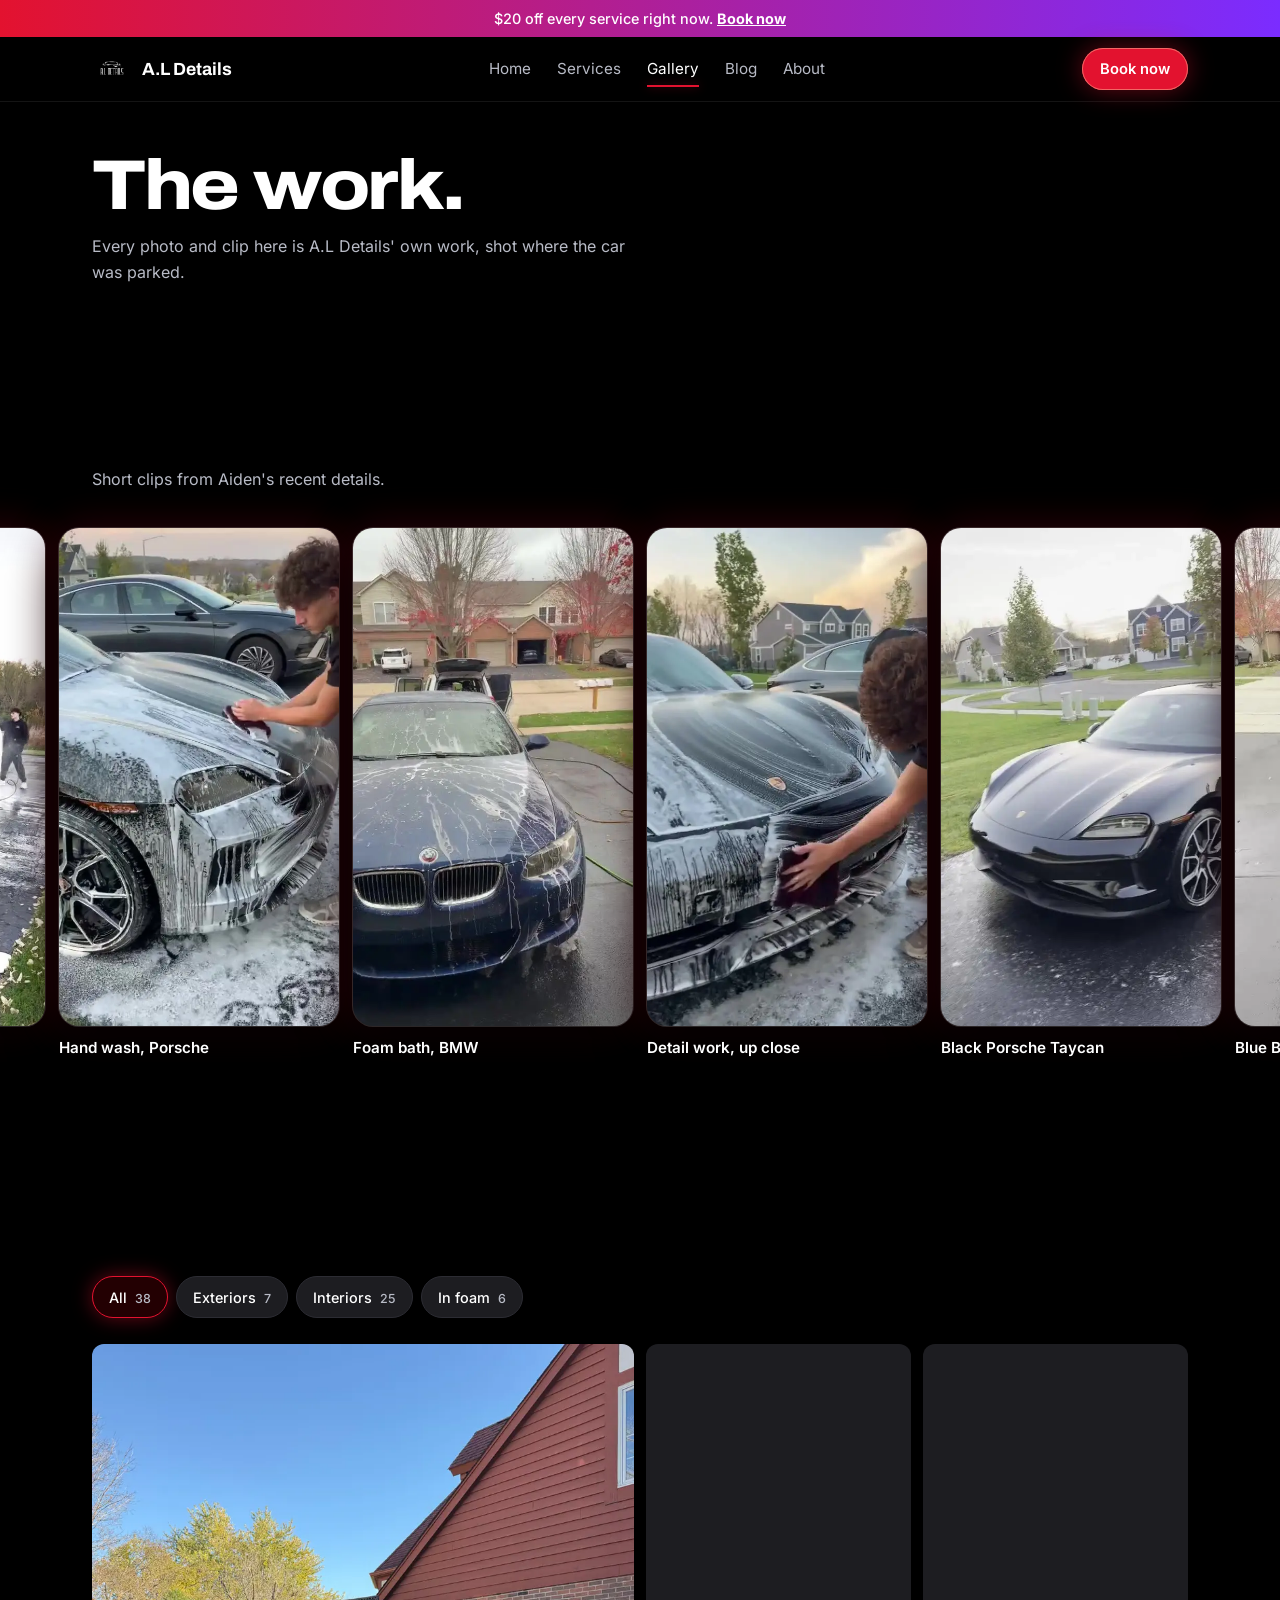
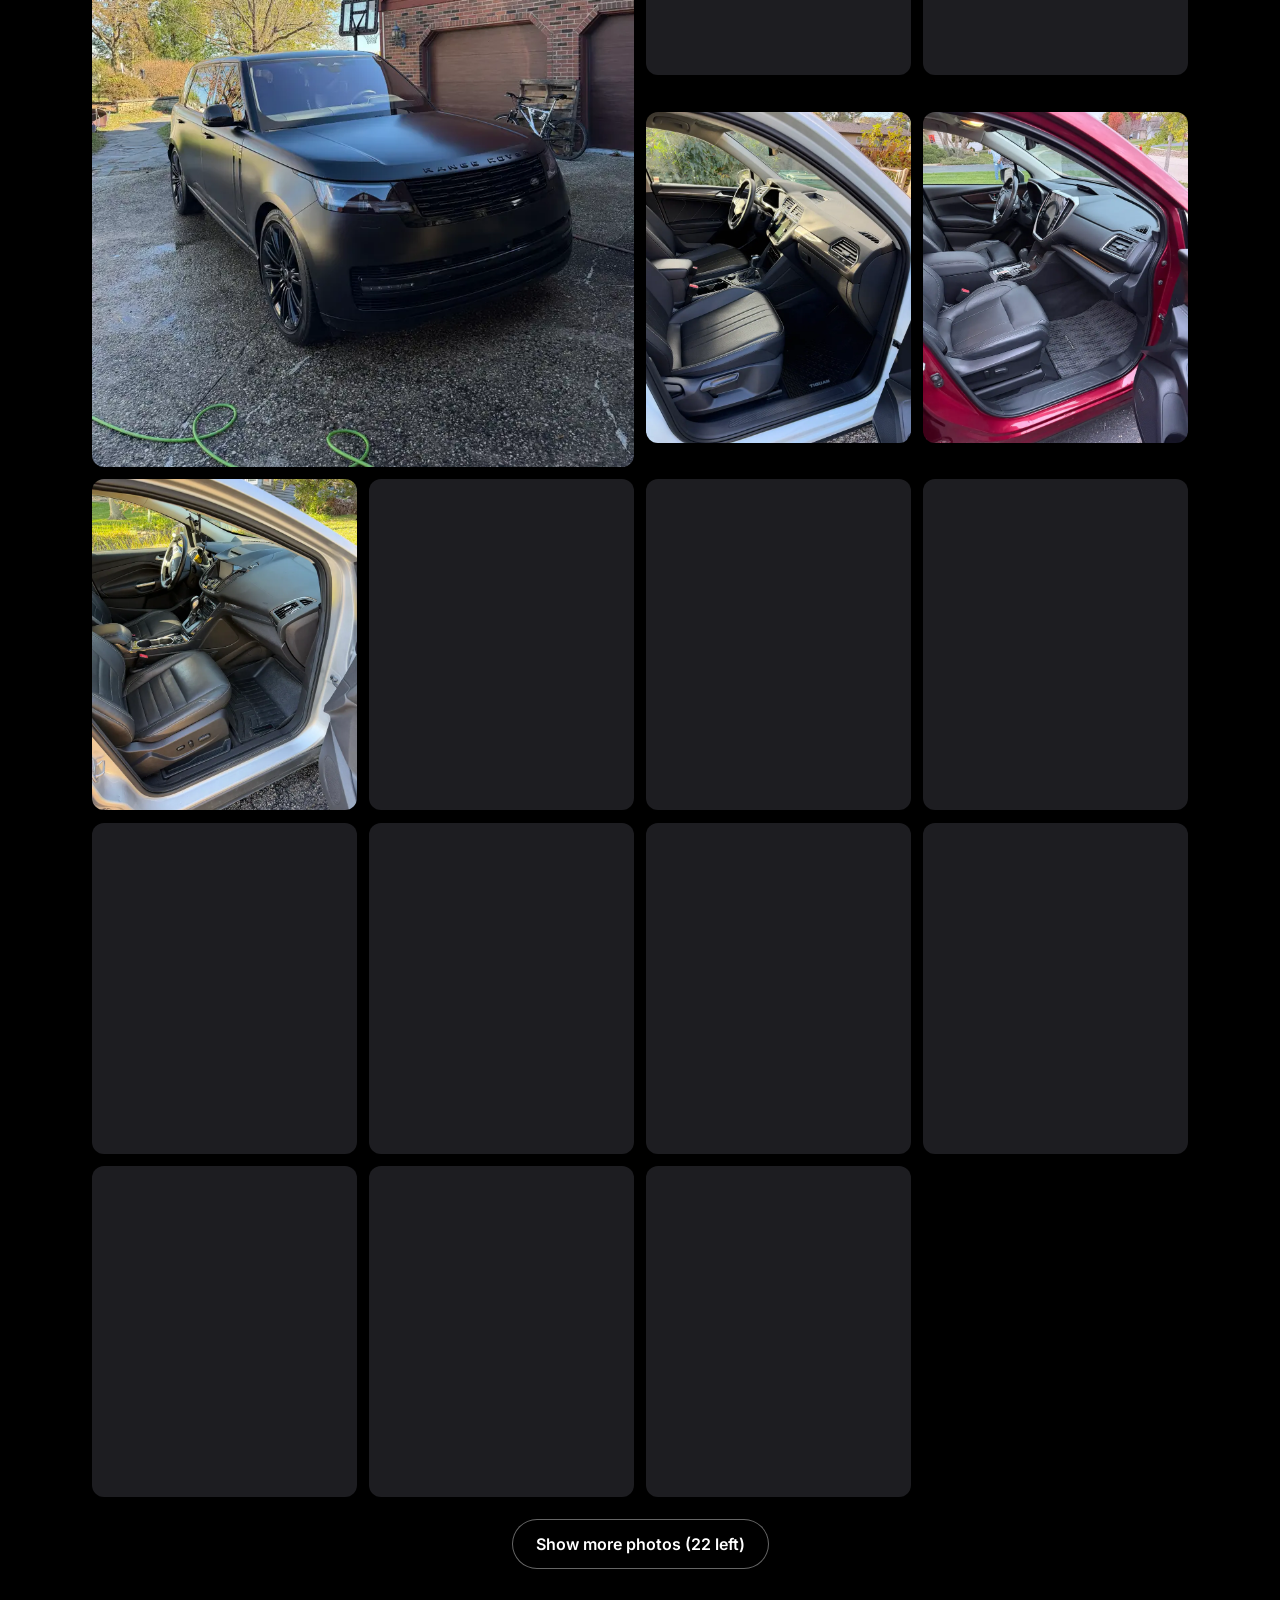
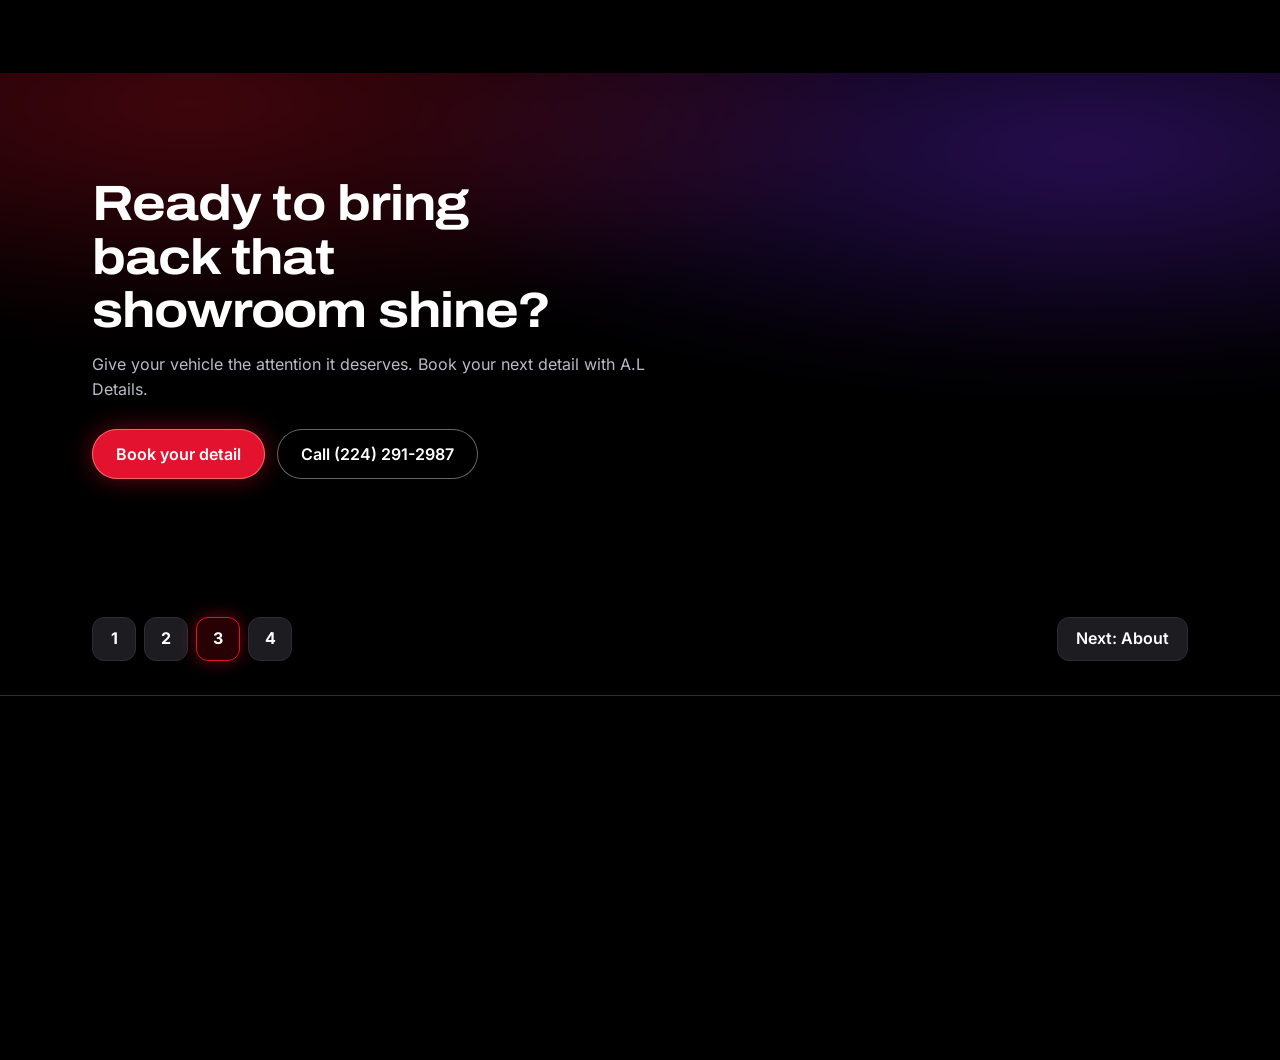
<file: gallery/index.html>
<!DOCTYPE html>
<html lang="en" class="load">
<head>
<meta charset="utf-8">
<meta name="viewport" content="width=device-width, initial-scale=1, viewport-fit=cover"><meta http-equiv="Content-Security-Policy" content="object-src 'none'; base-uri 'self'; upgrade-insecure-requests"><meta name="referrer" content="strict-origin-when-cross-origin">
<title>Gallery: Recent Mobile Details in McHenry County | A.L Details</title>
<meta name="description" content="Photos and clips of A.L Details' recent work: interiors, exteriors, foam washes and finished cars, shot in customers' driveways.">
<link rel="canonical" href="https://alautodetailing.com/gallery/">
<meta property="og:type" content="website">
<meta property="og:title" content="Gallery: Recent Mobile Details in McHenry County | A.L Details">
<meta property="og:description" content="Photos and clips of A.L Details' recent work: interiors, exteriors, foam washes and finished cars, shot in customers' driveways.">
<meta property="og:image" content="https://alautodetailing.com/assets/img/old/detail-17-1600.webp">
<meta name="theme-color" content="#000000">
<link rel="icon" href="/assets/img/logo.png">
<link rel="preconnect" href="https://widget.zenbooker.com">
<link rel="preload" as="font" type="font/woff2" href="/vendor/fonts/archivo-latin-wdth-normal.woff2" crossorigin>
<link rel="stylesheet" href="/css/al.css?v=fae2d85f">
<script>try{if(sessionStorage.getItem("alIntro")||innerWidth<980||matchMedia("(prefers-reduced-motion: reduce)").matches)document.documentElement.classList.add("no-intro")}catch(e){document.documentElement.classList.add("no-intro")}</script>
<noscript><style>.intro{display:none}.load .hero h1,.load .hero p,.pre{opacity:1!important;transform:none!important}</style></noscript>
</head>
<body data-page="gallery">
<div class="progress" aria-hidden="true"><i id="prog"></i></div>
<div class="promo">$20 off every service right now. <a href="/book/" data-book>Book now</a></div>
<header class="hdr">
 <div class="wrap">
  <a class="brand" href="/"><img src="/assets/img/logo.png" alt="A.L Details logo" width="40" height="40">A.L Details</a>
  <nav class="nav" aria-label="Main"><a href="/">Home</a><a href="/services/">Services</a><a href="/gallery/" aria-current="page">Gallery</a><a href="/blog/">Blog</a><a href="/about/">About</a></nav>
  <a class="btn sheen" href="/book/" data-book>Book now</a>
  <button class="burger" aria-label="Open menu" aria-expanded="false" aria-controls="menu"><span></span></button>
 </div>
 <div class="menu" id="menu">
  <a href="/">Home</a><a href="/services/">Services</a><a href="/gallery/" aria-current="page">Gallery</a><a href="/blog/">Blog</a><a href="/about/">About</a>
  <a href="https://www.instagram.com/a.l_mobiledetails" target="_blank" rel="noopener" style="font-size:1.2rem">Instagram</a><a href="https://www.tiktok.com/@a.l_mobiledetails" target="_blank" rel="noopener" style="font-size:1.2rem">TikTok</a>
  <a class="btn" href="/book/" data-book>Book your detail</a>
 </div>
</header>
<main>
<section class="phead"><div class="wrap"><h1 class="gloss">The work.</h1><p class="lede">Every photo and clip here is A.L Details' own work, shot where the car was parked.</p></div></section>

<section class="sec" id="reel">
 <div class="wrap">
  <h2 class="rise">Watch <em class="hue">the work.</em></h2>
  <p class="lede">Short clips from Aiden's recent details.</p>
  <div class="reels" id="reels"></div>
 </div>
</section>

<section class="sec" id="gallery">
 <div class="wrap">
  <div class="gal-bar">
   <div class="chips gal-f" id="galFilter" role="group" aria-label="Filter photos"></div>
  </div>
  <ul class="ggrid" id="ggrid"></ul>
  <button class="btn btn-ghost gmore" type="button" id="gmore" hidden>Show more photos</button>
 </div>
 <dialog class="light" id="light" aria-label="Photo viewer">
  <button type="button" class="lx" aria-label="Close photo">&#10005;</button>
  <button type="button" class="lp" aria-label="Previous photo">&#8249;</button>
  <img alt="">
  <button type="button" class="ln" aria-label="Next photo">&#8250;</button>
  <p class="lc" aria-live="polite"></p>
 </dialog>
</section>

<section class="sec book" id="contact">
 <div class="wrap cta-end">
  <h2 class="rise gloss">Ready to bring back that showroom shine?</h2>
  <p class="lede">Give your vehicle the attention it deserves. Book your next detail with A.L Details.</p>
  <div class="cta"><a class="btn sheen" href="/book/" data-book>Book your detail</a><a class="btn btn-ghost" href="tel:+12242912987">Call (224) 291-2987</a></div>
 </div>
</section>
</main>
<nav class="pager wrap" aria-label="Pages"><a href="/">1</a><a href="/services/">2</a><a href="/gallery/" aria-current="page">3</a><a href="/about/">4</a><a class="pager-next" href="/about/">Next: About</a></nav>
<footer class="ftr">
 <div class="wrap">
  <div class="ftr-grid">
   <div><a class="brand" href="/"><img src="/assets/img/logo.png" alt="A.L Details logo" width="40" height="40" loading="lazy">A.L Details</a><p style="margin-top:12px;max-width:34ch">Premium mobile auto detailing based in Lake in the Hills, Illinois. Licensed and fully insured.</p><p style="margin-top:12px"><a href="tel:+12242912987">(224) 291-2987</a></p></div>
   <div><h3>Services</h3><ul><li><a href="/services/">Full Detail</a></li><li><a href="/services/">Interior Detail</a></li><li><a href="/services/">Exterior Detail</a></li><li><a href="/services/">Paint Correction</a></li><li><a href="/services/">Ceramic Coating</a></li></ul></div>
   <div><h3>Service area</h3><ul><li><a href="/areas/lake-in-the-hills/">Lake in the Hills</a></li><li><a href="/areas/crystal-lake/">Crystal Lake</a></li><li><a href="/areas/huntley/">Huntley</a></li><li><a href="/areas/algonquin/">Algonquin</a></li><li><a href="/areas/mchenry/">McHenry</a></li></ul></div>
   <div><h3>A.L Details</h3><ul><li><a href="/gallery/">Gallery</a></li><li><a href="/blog/">Blog</a></li><li><a href="/about/">About</a></li><li><a href="/book/" data-book>Book online</a></li><li><a href="https://www.instagram.com/a.l_mobiledetails" target="_blank" rel="noopener">Instagram</a></li><li><a href="https://www.tiktok.com/@a.l_mobiledetails" target="_blank" rel="noopener">TikTok</a></li></ul></div>
  </div>
  <p class="legal">© <span id="yr">2026</span> A.L Details LLC. <span class="built">Website built by <a href="https://onlinepresenceco.com/" target="_blank" rel="noopener">Online Presence Co.</a></span></p>
 </div>
</footer>

<div class="bar"><a href="tel:+12242912987">Call</a><a href="sms:+12242912987">Text</a><a class="go" href="/book/" data-book>Book now</a></div>

<script src="/js/media.js?v=25206481"></script>
<script src="/js/site-data.js?v=5a20d531"></script>
<script src="/js/al.js?v=0939c895" defer></script>
</body>
</html>
</file>
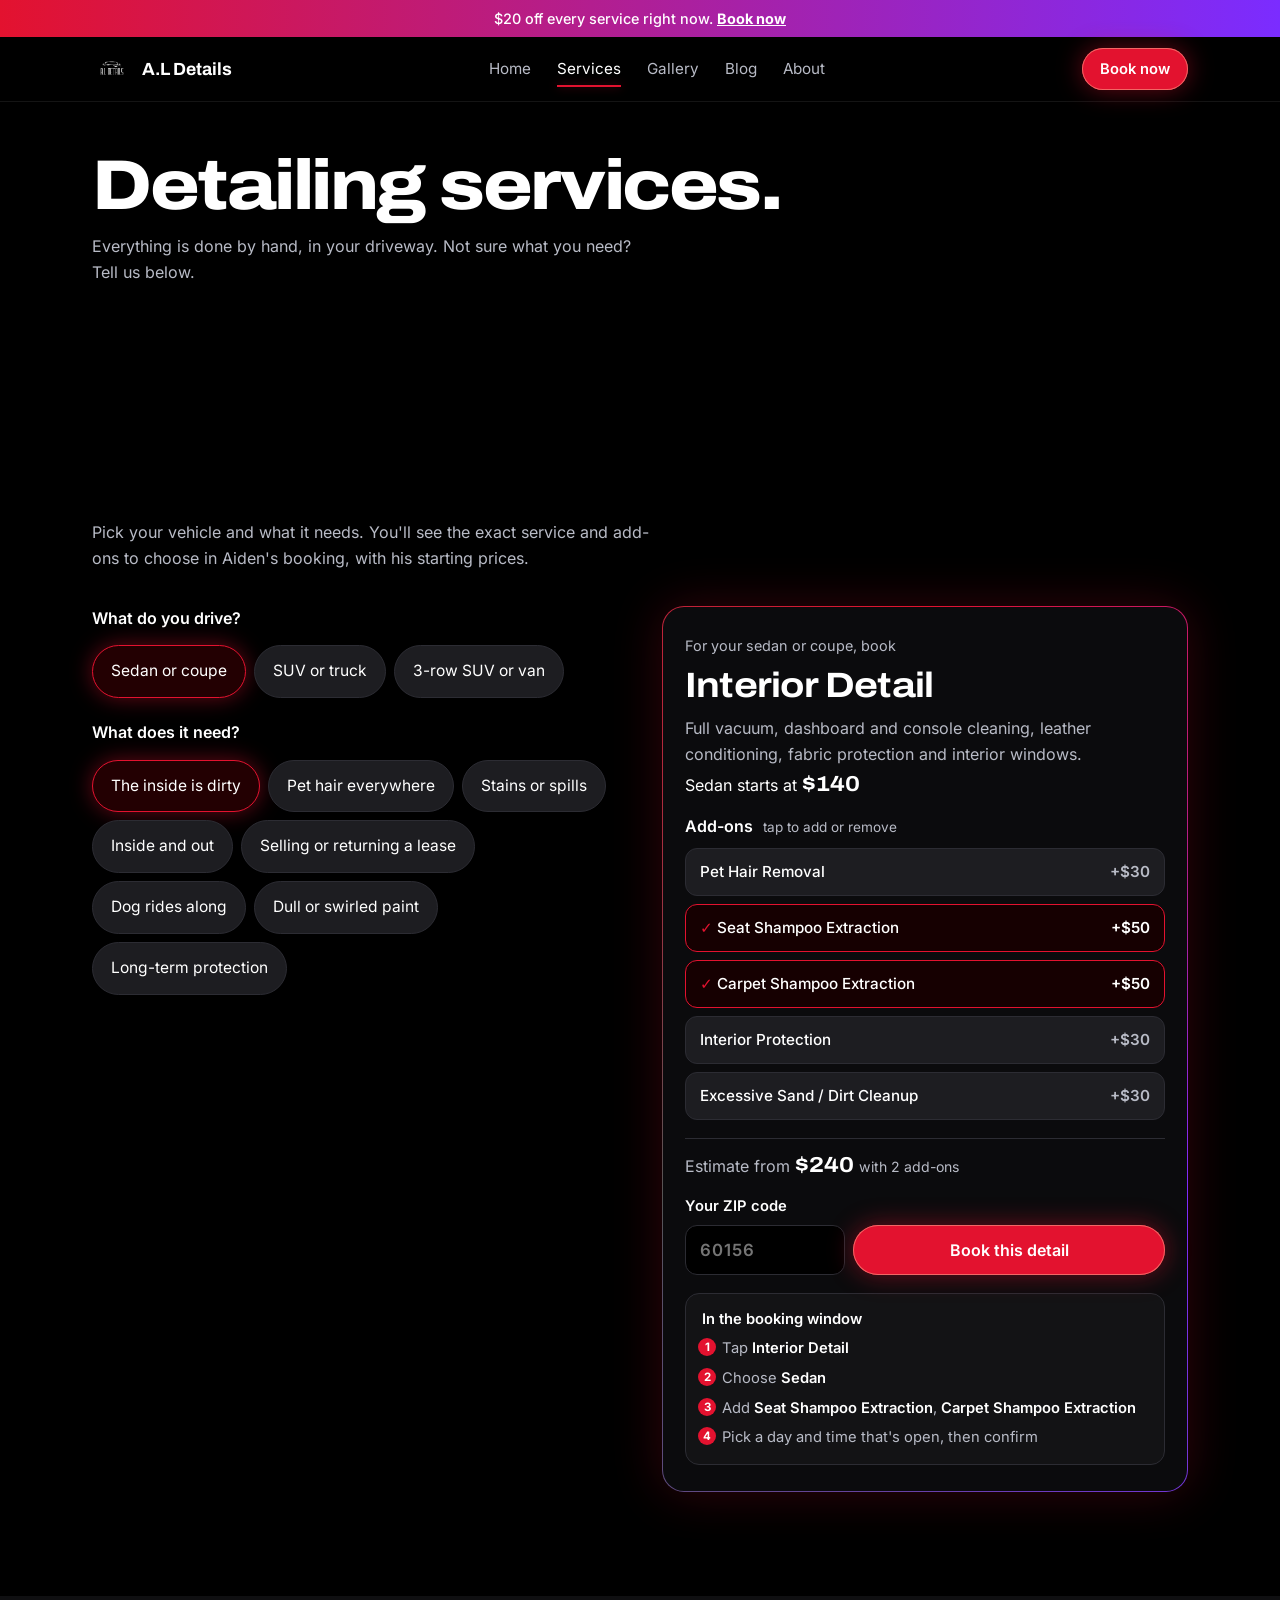
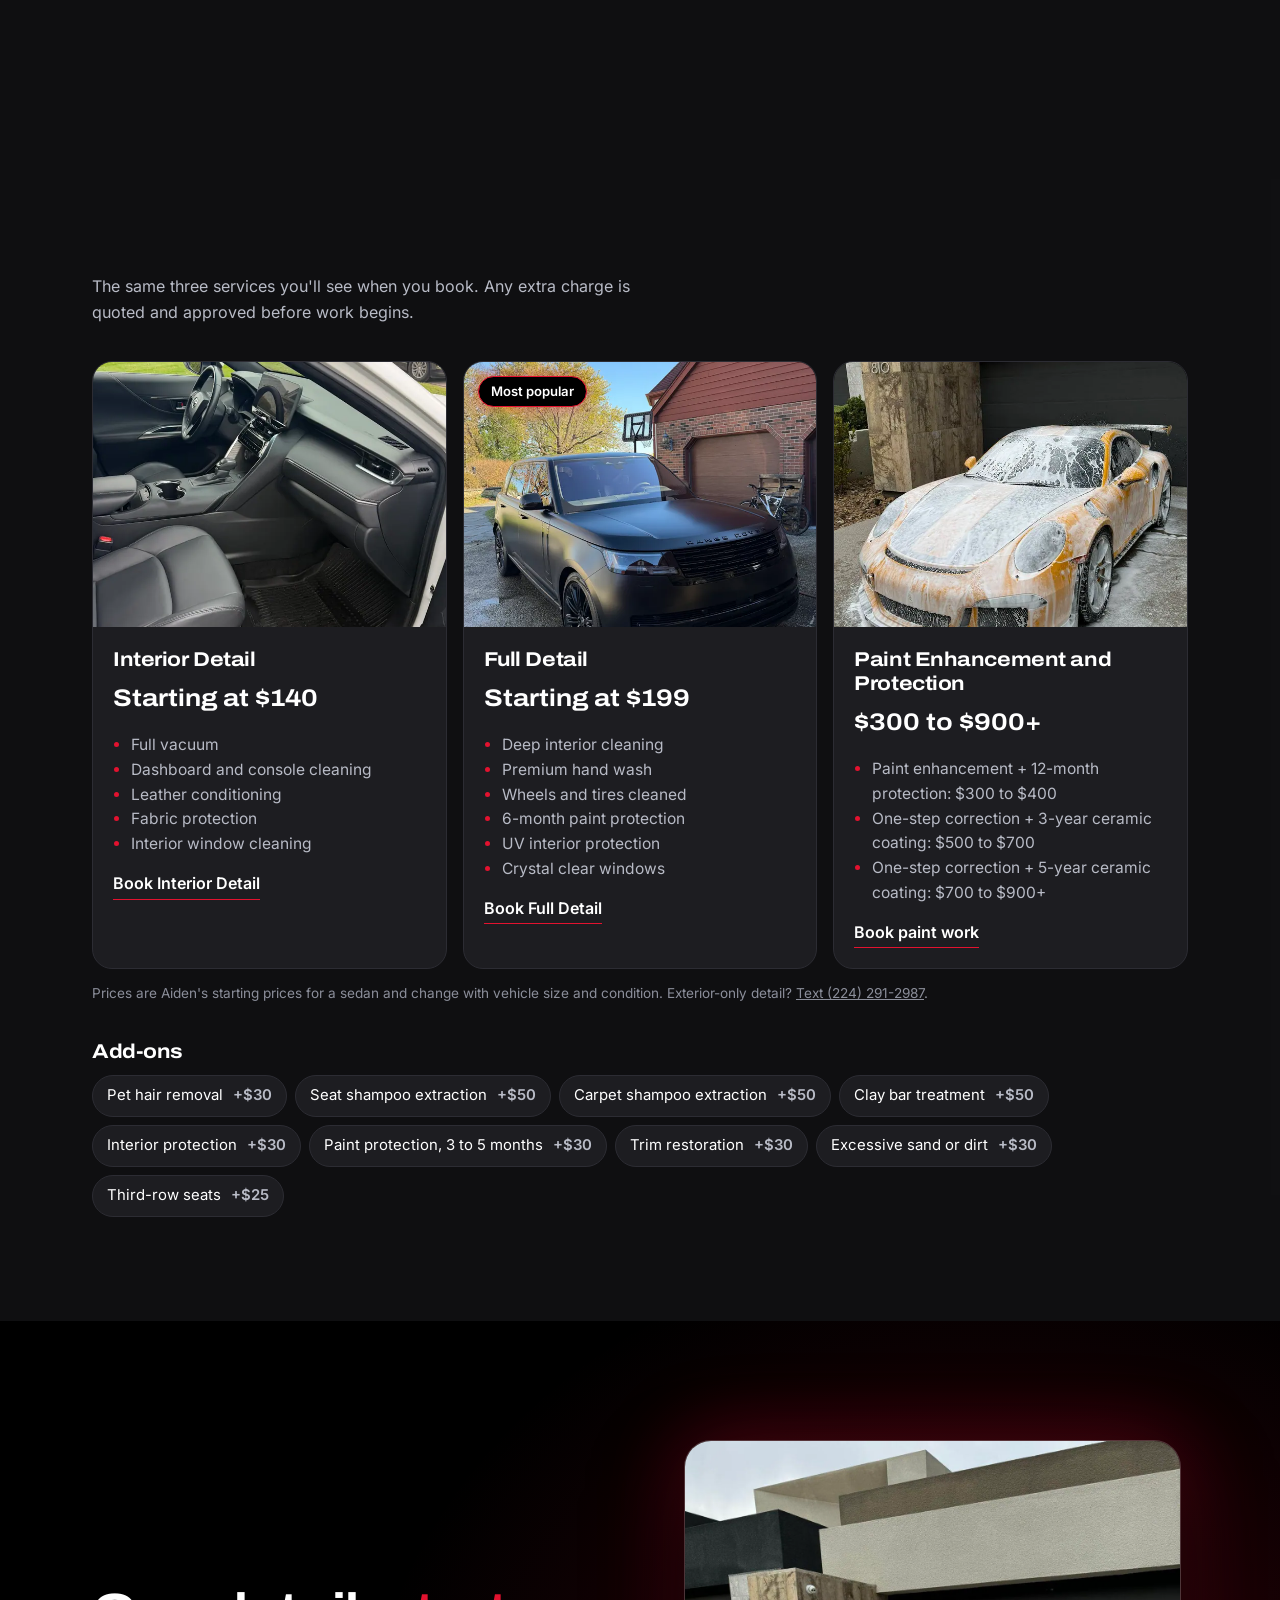
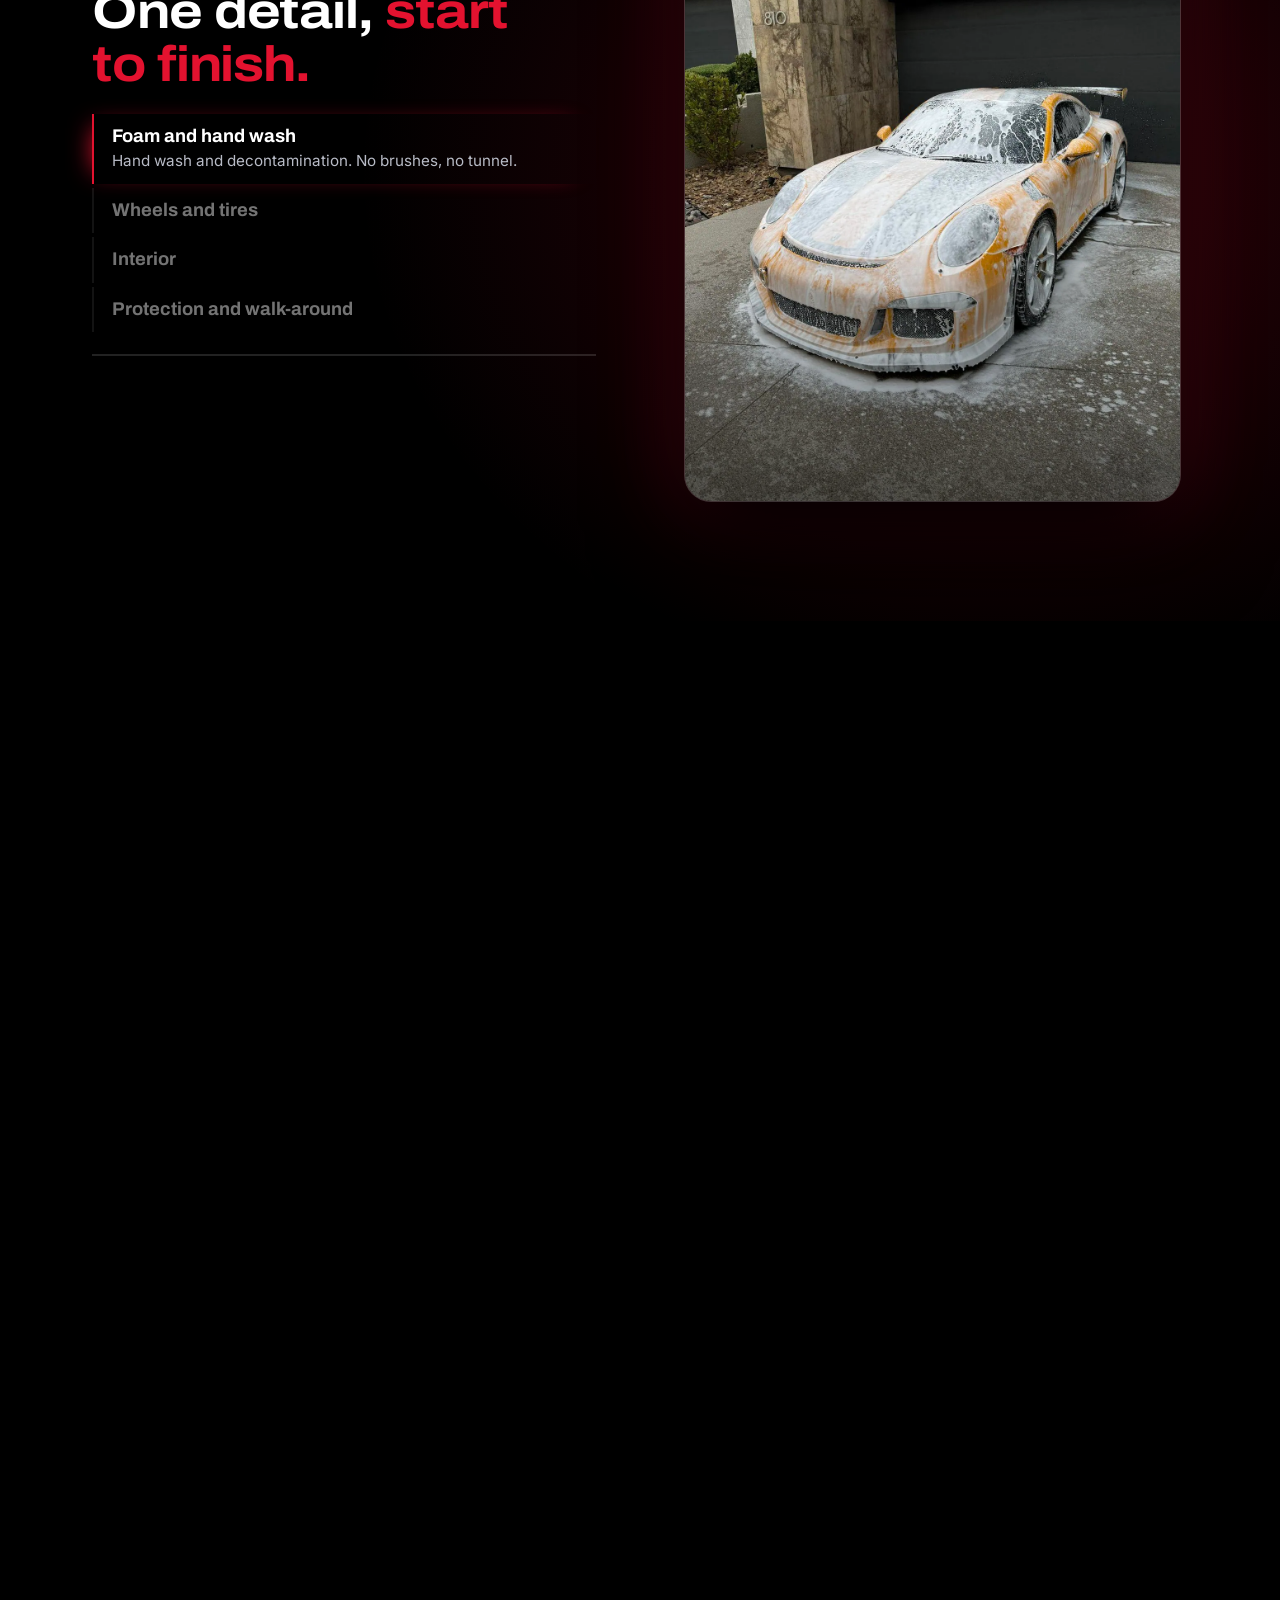
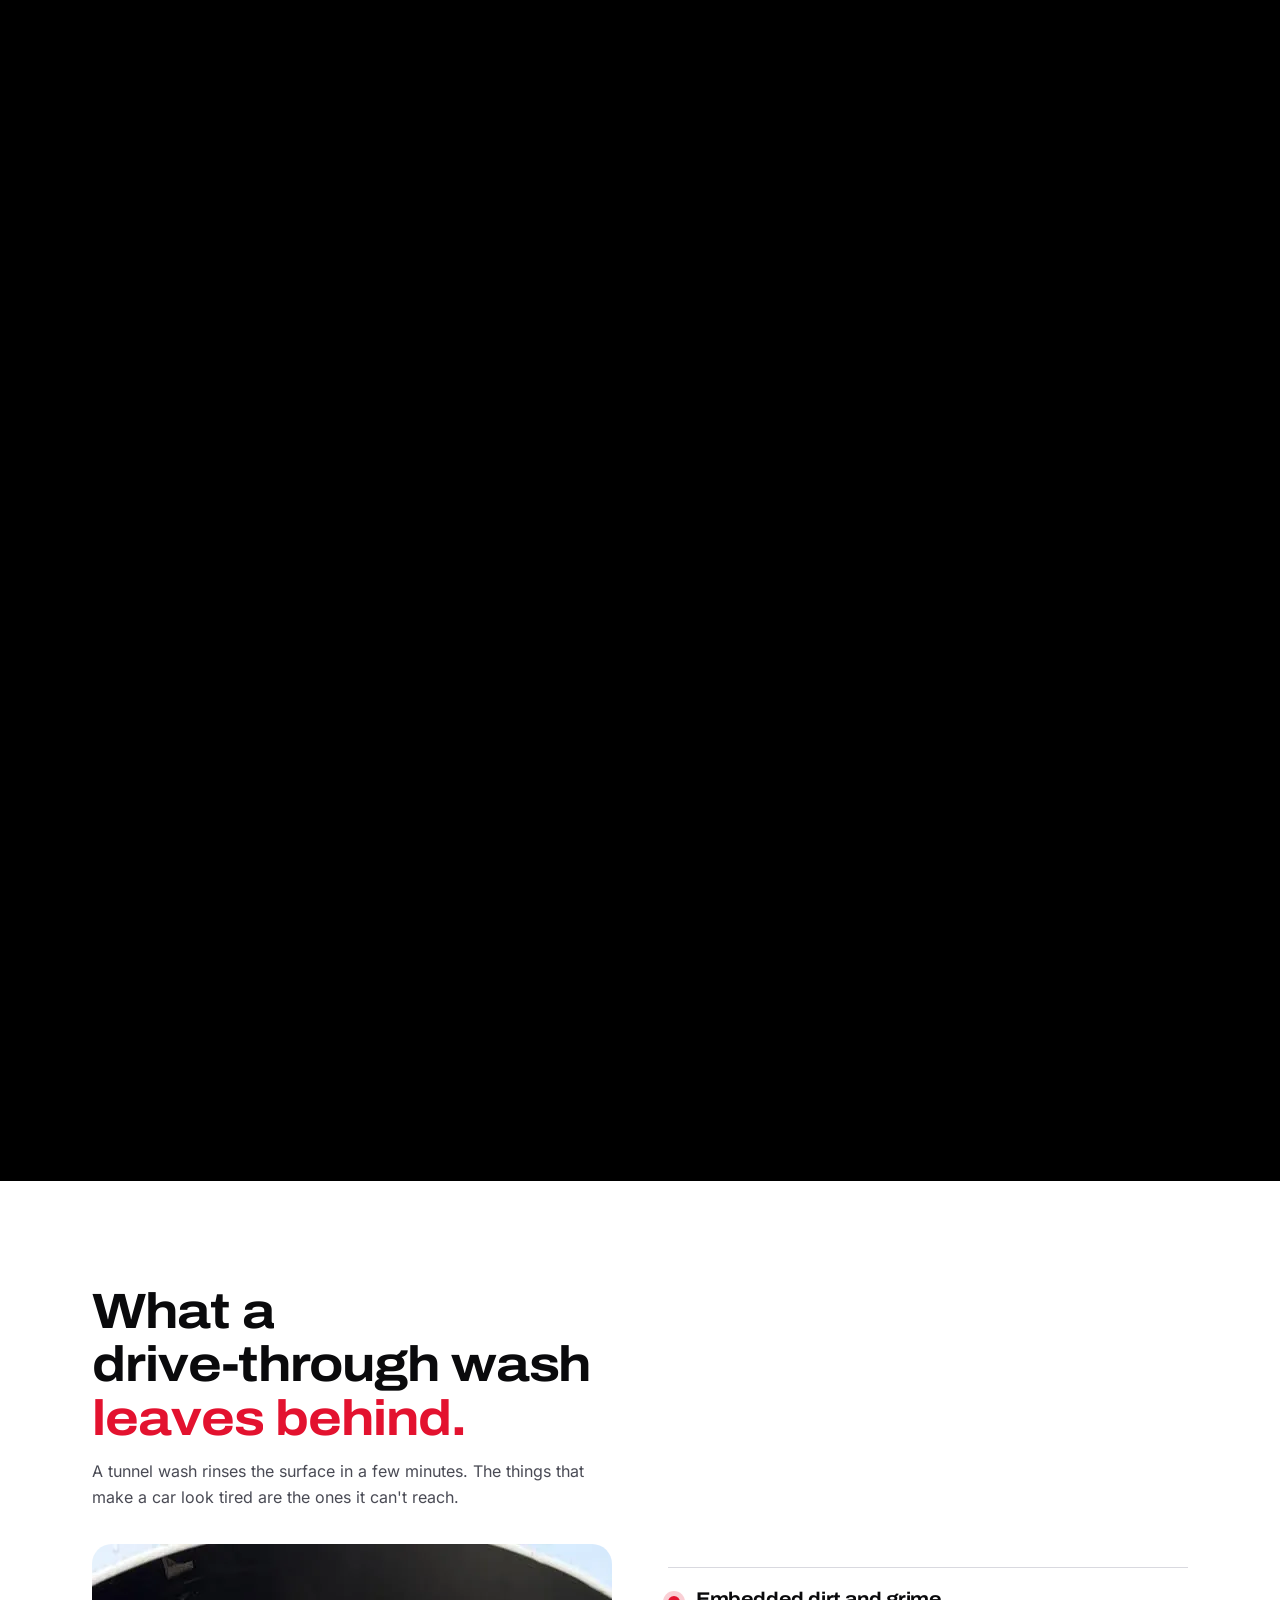
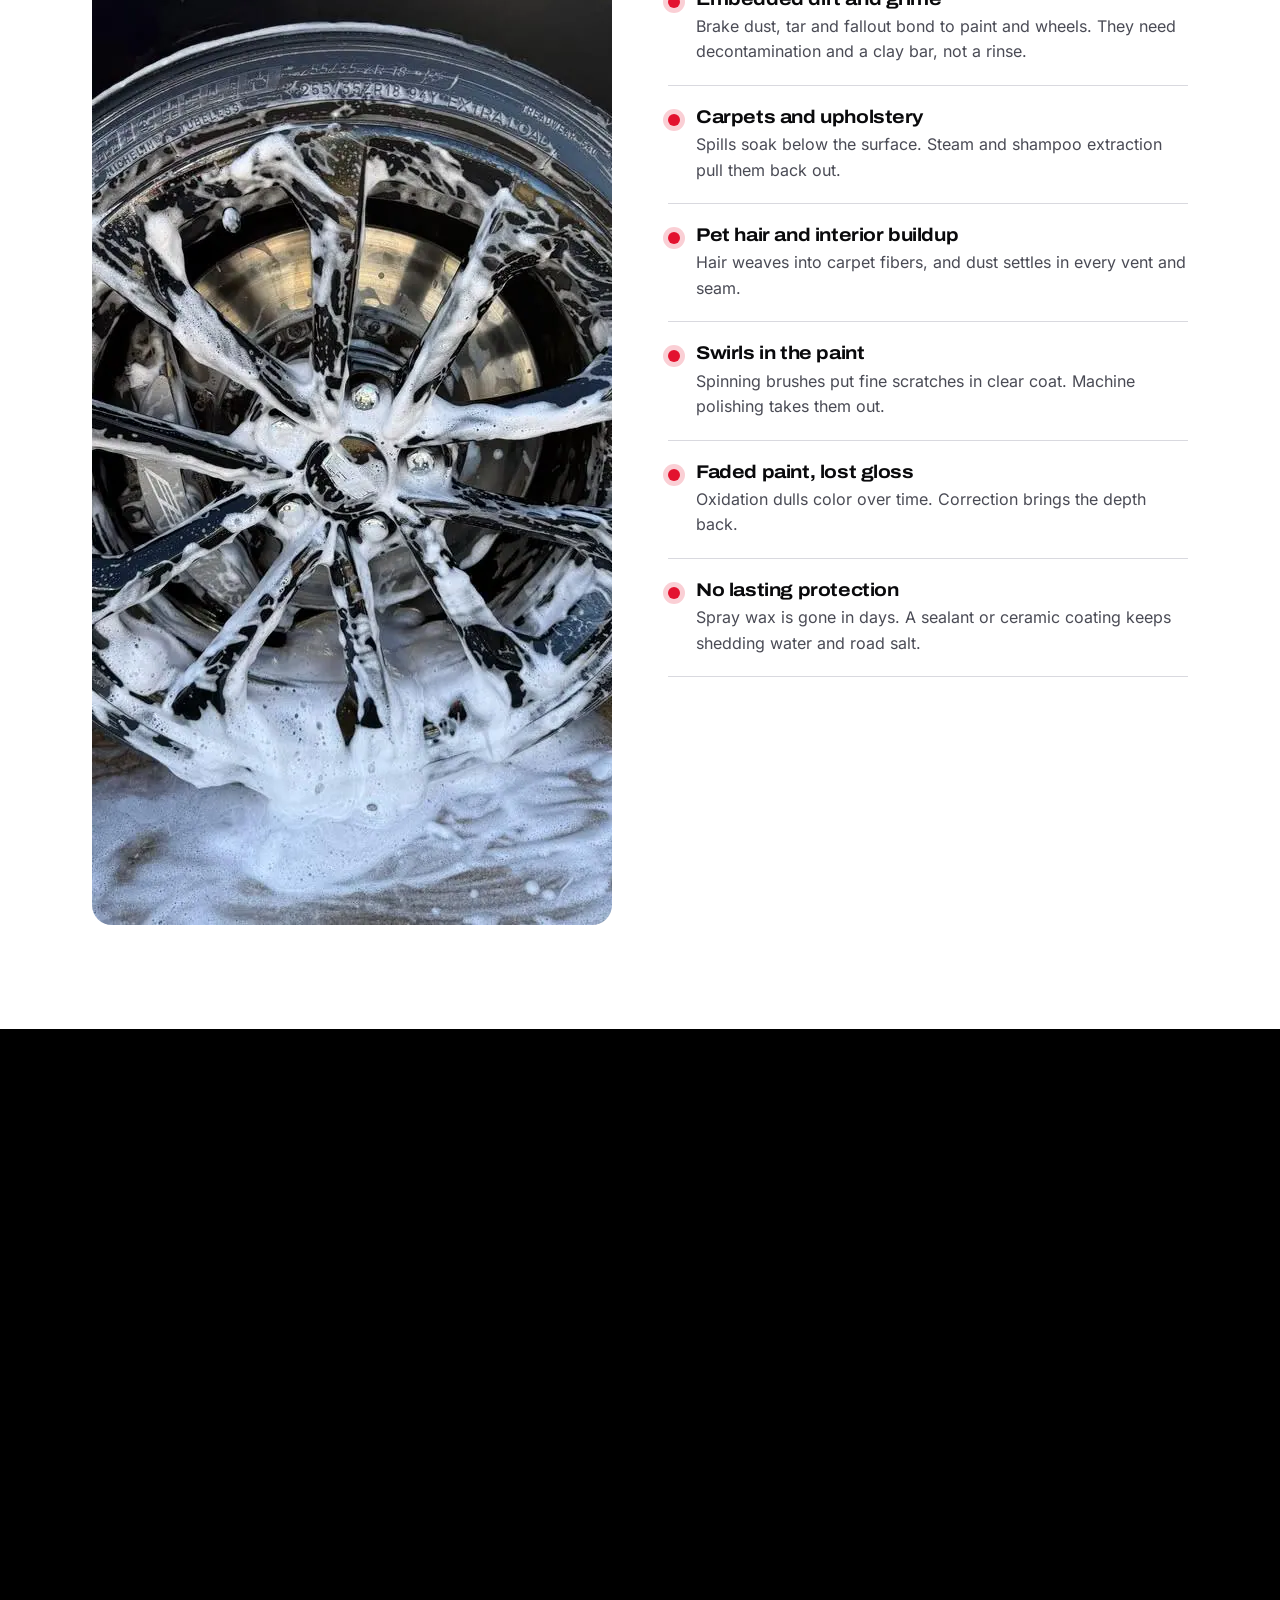
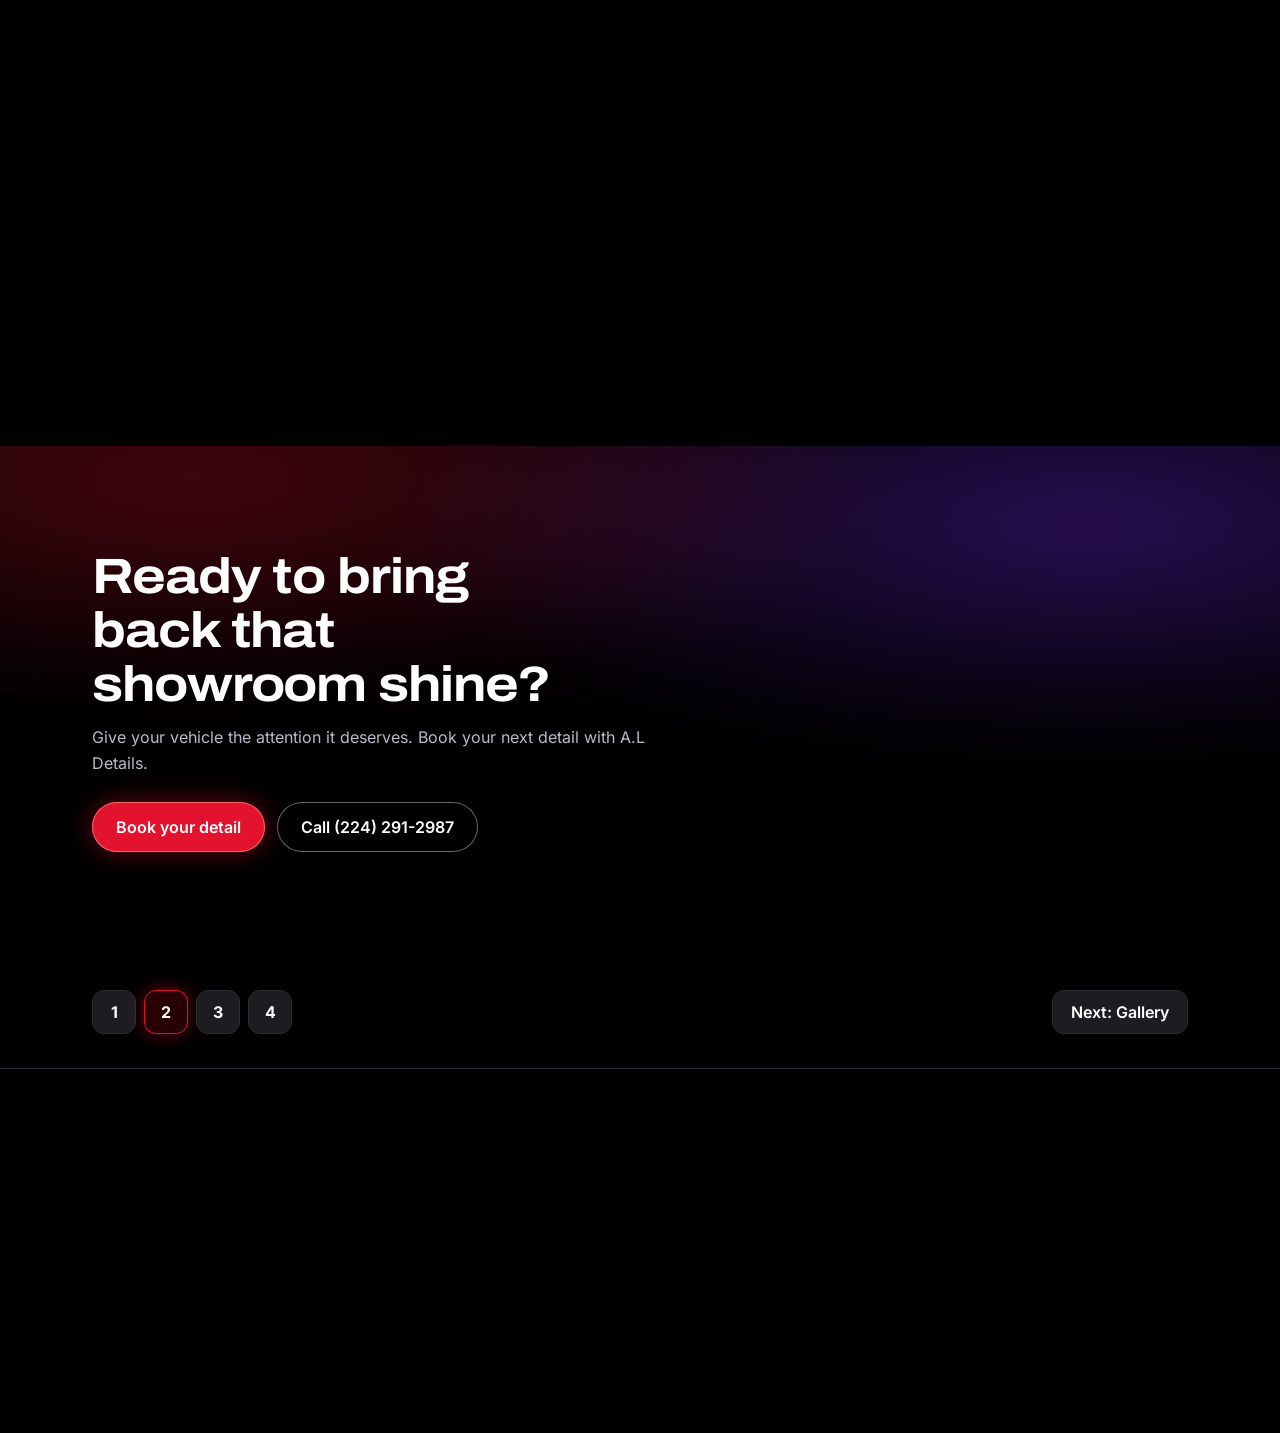
<file: services/index.html>
<!DOCTYPE html>
<html lang="en" class="load">
<head>
<meta charset="utf-8">
<meta name="viewport" content="width=device-width, initial-scale=1, viewport-fit=cover"><meta http-equiv="Content-Security-Policy" content="object-src 'none'; base-uri 'self'; upgrade-insecure-requests"><meta name="referrer" content="strict-origin-when-cross-origin">
<title>Detailing Services: Full, Interior, Exterior, Paint Correction | A.L Details</title>
<meta name="description" content="Full details, interior and exterior detailing, paint correction, ceramic coating, carpet and seat shampoo, pet hair removal. Mobile service within 30 miles of Lake in the Hills, covering all of McHenry County. Book online.">
<link rel="canonical" href="https://alautodetailing.com/services/">
<meta property="og:type" content="website">
<meta property="og:title" content="Detailing Services: Full, Interior, Exterior, Paint Correction | A.L Details">
<meta property="og:description" content="Full details, interior and exterior detailing, paint correction, ceramic coating, carpet and seat shampoo, pet hair removal. Mobile service within 30 miles of Lake in the Hills, covering all of McHenry County. Book online.">
<meta property="og:image" content="https://alautodetailing.com/assets/img/old/detail-17-1600.webp">
<meta name="theme-color" content="#000000">
<link rel="icon" href="/assets/img/logo.png">
<link rel="preconnect" href="https://widget.zenbooker.com">
<link rel="preload" as="font" type="font/woff2" href="/vendor/fonts/archivo-latin-wdth-normal.woff2" crossorigin>
<link rel="stylesheet" href="/css/al.css?v=fae2d85f">
<script type="application/ld+json">
{"@context":"https://schema.org","@type":"FAQPage","mainEntity":[
{"@type":"Question","name":"Do you come to my home?","acceptedAnswer":{"@type":"Answer","text":"Yes. A.L Details is fully mobile with no walk-in shop. The detail is done at the address you give when you book: your driveway, home or office."}},
{"@type":"Question","name":"What areas do you serve?","acceptedAnswer":{"@type":"Answer","text":"Anywhere within 30 miles of Lake in the Hills. That covers all of McHenry County, including Crystal Lake, Huntley, Algonquin, McHenry, Woodstock, Cary and Harvard, plus nearby towns in Kane, Lake and Cook County."}},
{"@type":"Question","name":"Do you detail SUVs and trucks?","acceptedAnswer":{"@type":"Answer","text":"Yes. A.L Details works on cars, trucks, SUVs and vans."}},
{"@type":"Question","name":"How do I get a quote?","acceptedAnswer":{"@type":"Answer","text":"Send the quote form, call or text (224) 291-2987. The price is based on vehicle size, the service and the vehicle's condition, and any extra charge is quoted and approved before work begins."}},
{"@type":"Question","name":"What does paint correction do?","acceptedAnswer":{"@type":"Answer","text":"Paint correction machine-polishes the clear coat to remove swirl marks and light scratches and bring back gloss. Deep defects, rock chips and rust are damage that polishing can't fix."}}
]}
</script>
<script>try{if(sessionStorage.getItem("alIntro")||innerWidth<980||matchMedia("(prefers-reduced-motion: reduce)").matches)document.documentElement.classList.add("no-intro")}catch(e){document.documentElement.classList.add("no-intro")}</script>
<noscript><style>.intro{display:none}.load .hero h1,.load .hero p,.pre{opacity:1!important;transform:none!important}</style></noscript>
</head>
<body data-page="services">
<div class="progress" aria-hidden="true"><i id="prog"></i></div>
<div class="promo">$20 off every service right now. <a href="/book/" data-book>Book now</a></div>
<header class="hdr">
 <div class="wrap">
  <a class="brand" href="/"><img src="/assets/img/logo.png" alt="A.L Details logo" width="40" height="40">A.L Details</a>
  <nav class="nav" aria-label="Main"><a href="/">Home</a><a href="/services/" aria-current="page">Services</a><a href="/gallery/">Gallery</a><a href="/blog/">Blog</a><a href="/about/">About</a></nav>
  <a class="btn sheen" href="/book/" data-book>Book now</a>
  <button class="burger" aria-label="Open menu" aria-expanded="false" aria-controls="menu"><span></span></button>
 </div>
 <div class="menu" id="menu">
  <a href="/">Home</a><a href="/services/" aria-current="page">Services</a><a href="/gallery/">Gallery</a><a href="/blog/">Blog</a><a href="/about/">About</a>
  <a href="https://www.instagram.com/a.l_mobiledetails" target="_blank" rel="noopener" style="font-size:1.2rem">Instagram</a><a href="https://www.tiktok.com/@a.l_mobiledetails" target="_blank" rel="noopener" style="font-size:1.2rem">TikTok</a>
  <a class="btn" href="/book/" data-book>Book your detail</a>
 </div>
</header>
<main>
<section class="phead"><div class="wrap"><h1 class="gloss">Detailing services.</h1><p class="lede">Everything is done by hand, in your driveway. Not sure what you need? Tell us below.</p></div></section>

<section class="sec" id="selector">
 <div class="wrap">
  <h2 class="rise">Build your detail. <em class="hue">Book it in one tap.</em></h2>
  <p class="lede">Pick your vehicle and what it needs. You'll see the exact service and add-ons to choose in Aiden's booking, with his starting prices.</p>
  <div class="pick">
   <div>
    <fieldset><legend>What do you drive?</legend><div class="chips" id="vehChips"></div></fieldset>
    <fieldset style="margin-top:22px"><legend>What does it need?</legend><div class="chips wrapchips" id="needChips"></div></fieldset>
   </div>
   <div class="rec" id="rec" aria-live="polite"><div class="rec-in">
    <small id="recFor"></small>
    <h3 id="recName"></h3>
    <p id="recWhy"></p>
    <p class="price" id="recPrice"></p>
    <div id="recAddWrap"><p class="addh">Add-ons <span>tap to add or remove</span></p><div class="addl" id="recAdd"></div></div>
    <p class="total" id="recTotal"></p>
    <form class="zipgo" id="zipgo" novalidate>
     <label for="zip">Your ZIP code</label>
     <div class="ziprow"><input id="zip" name="zip" inputmode="numeric" autocomplete="postal-code" maxlength="5" pattern="[0-9]{5}" placeholder="60156"><button class="btn sheen" type="submit">Book this detail</button></div>
     <p class="ziperr" id="ziperr" role="alert"></p>
    </form>
    <ol class="steps-mini" id="recSteps"></ol>
   </div></div>
  </div>
 </div>
</section>

<section class="sec sec-coal" id="services">
 <div class="wrap">
  <h2 class="rise">Detailing services, <em class="hue">done by hand</em> at your door.</h2>
  <p class="lede">The same three services you'll see when you book. Any extra charge is quoted and approved before work begins.</p>
  <div class="cards cards3">
   <article class="card"><div class="ph"><img loading="lazy" data-img="venza-after" data-w="700" alt="Toyota Venza interior after an interior detail"></div><div class="card-b"><h3>Interior Detail</h3><p class="from">Starting at $140</p><ul><li>Full vacuum</li><li>Dashboard and console cleaning</li><li>Leather conditioning</li><li>Fabric protection</li><li>Interior window cleaning</li></ul><a class="go" href="/book/" data-book>Book Interior Detail</a></div></article>
   <article class="card"><span class="flag">Most popular</span><div class="ph"><img loading="lazy" data-img="range-rover" data-w="700" alt="Matte black Range Rover after a full detail"></div><div class="card-b"><h3>Full Detail</h3><p class="from">Starting at $199</p><ul><li>Deep interior cleaning</li><li>Premium hand wash</li><li>Wheels and tires cleaned</li><li>6-month paint protection</li><li>UV interior protection</li><li>Crystal clear windows</li></ul><a class="go" href="/book/" data-book>Book Full Detail</a></div></article>
   <article class="card"><div class="ph"><img loading="lazy" data-img="porsche-gt3rs-foam" data-w="700" alt="White Porsche 911 GT3 RS covered in wash foam"></div><div class="card-b"><h3>Paint Enhancement and Protection</h3><p class="from">$300 to $900+</p><ul><li>Paint enhancement + 12-month protection: $300 to $400</li><li>One-step correction + 3-year ceramic coating: $500 to $700</li><li>One-step correction + 5-year ceramic coating: $700 to $900+</li></ul><a class="go" href="/book/" data-book>Book paint work</a></div></article>
  </div>
  <p class="fine" style="margin-top:14px">Prices are Aiden's starting prices for a sedan and change with vehicle size and condition. Exterior-only detail? <a href="sms:+12242912987">Text (224) 291-2987</a>.</p>
  <div class="addons"><h3>Add-ons</h3>
   <ul><li>Pet hair removal <b>+$30</b></li><li>Seat shampoo extraction <b>+$50</b></li><li>Carpet shampoo extraction <b>+$50</b></li><li>Clay bar treatment <b>+$50</b></li><li>Interior protection <b>+$30</b></li><li>Paint protection, 3 to 5 months <b>+$30</b></li><li>Trim restoration <b>+$30</b></li><li>Excessive sand or dirt <b>+$30</b></li><li>Third-row seats <b>+$25</b></li></ul>
  </div>
 </div>
 </div>
</section>

<section class="proc" id="process" aria-label="A detail, start to finish">
 <div class="proc-pin">
  <div class="proc-media">
   <img data-img="porsche-gt3rs-foam" data-w="1100" alt="White Porsche 911 GT3 RS covered in foam during the hand wash">
   <img data-img="wheel-detail" data-w="1100" loading="lazy" alt="Wheel and tire covered in cleaning foam">
   <img data-img="detail-04" data-w="1100" loading="lazy" alt="Tan leather interior, cleaned, with a paper floor mat">
   <img data-img="detail-17" data-w="1100" loading="lazy" alt="Black Ford Explorer finished and glossy on a brick driveway">
  </div>
  <div class="wrap proc-copy">
   <h2>One detail, <em class="hue">start to finish.</em></h2>
   <ol class="proc-list">
    <li class="on"><b>Foam and hand wash</b><span>Hand wash and decontamination. No brushes, no tunnel.</span></li>
    <li><b>Wheels and tires</b><span>Deep-cleaned, then dressed.</span></li>
    <li><b>Interior</b><span>Vacuumed, wiped down, glass cleaned, leather conditioned.</span></li>
    <li><b>Protection and walk-around</b><span>Paint protection goes on, then you look it over with Aiden.</span></li>
   </ol>
   <div class="proc-bar" aria-hidden="true"><i></i></div>
  </div>
 </div>
</section>

<section class="sec sec-white" id="why">
 <div class="wrap split">
  <div>
   <h2 class="rise">What a drive-through wash <em class="hue">leaves behind.</em></h2>
   <p class="lede">A tunnel wash rinses the surface in a few minutes. The things that make a car look tired are the ones it can't reach.</p>
   <div class="vs"><img loading="lazy" data-img="wheel-detail" data-w="900" alt="Wheel and tire covered in cleaning foam during an A.L Details detail" width="736" height="981"></div>
  </div>
  <div class="gaps">
   <div class="gap"><i></i><div><h3>Embedded dirt and grime</h3><p>Brake dust, tar and fallout bond to paint and wheels. They need decontamination and a clay bar, not a rinse.</p></div></div>
   <div class="gap"><i></i><div><h3>Carpets and upholstery</h3><p>Spills soak below the surface. Steam and shampoo extraction pull them back out.</p></div></div>
   <div class="gap"><i></i><div><h3>Pet hair and interior buildup</h3><p>Hair weaves into carpet fibers, and dust settles in every vent and seam.</p></div></div>
   <div class="gap"><i></i><div><h3>Swirls in the paint</h3><p>Spinning brushes put fine scratches in clear coat. Machine polishing takes them out.</p></div></div>
   <div class="gap"><i></i><div><h3>Faded paint, lost gloss</h3><p>Oxidation dulls color over time. Correction brings the depth back.</p></div></div>
   <div class="gap"><i></i><div><h3>No lasting protection</h3><p>Spray wax is gone in days. A sealant or ceramic coating keeps shedding water and road salt.</p></div></div>
  </div>
 </div>
</section>

<section class="sec" id="faq">
 <div class="wrap">
  <h2 class="rise">Questions people ask <em class="hue">before booking.</em></h2>
  <div class="faq">
   <details><summary>Do you come to my home?</summary><p>Yes. A.L Details is fully mobile with no walk-in shop. The detail is done at the address you give when you book: your driveway, home or office. The vehicle needs to be accessible, with room to open all the doors.</p></details>
   <details><summary>Do you need my water or power?</summary><p>An outlet and a water source help when they're available, and a garage or carport is a plus. If there's no water on site, Aiden can bring his own.</p></details>
   <details><summary>How long does detailing take?</summary><p>It depends on the vehicle's size, its condition and the service. A full detail on a family SUV can run close to three hours. You get an arrival window when your booking is confirmed.</p></details>
   <details><summary>What is the difference between a detail and a car wash?</summary><p>A wash cleans the surface. A detail goes after what's bonded to the paint and soaked into the interior: decontamination and clay bar outside, vacuuming, steam and shampoo extraction inside, then protection on top so it lasts.</p></details>
   <details><summary>What does paint correction do?</summary><p>It machine-polishes the clear coat to remove swirl marks and light scratches and bring back gloss. Detailing is restorative, not repair: deep paint defects, rock chips and rust can't be polished out.</p></details>
   <details><summary>How long does ceramic coating last?</summary><p>Aiden offers two ceramic coating packages, rated for up to 3 years and up to 5 years. How long it actually lasts depends on how the vehicle is washed and stored.</p></details>
   <details><summary>Do you detail SUVs and trucks?</summary><p>Yes. Cars, trucks, SUVs and vans. Oversized or heavily modified vehicles may be quoted separately.</p></details>
   <details><summary>How do I get a quote?</summary><p>Book online, or call or text <a href="tel:+12242912987">(224) 291-2987</a>. Your price is based on vehicle size, the service and condition. Things like pet hair or heavy soiling can add to it, and any extra charge is quoted and approved before work begins.</p></details>
   <details><summary>What areas do you serve?</summary><p>Anywhere within 30 miles of Lake in the Hills. That covers all of McHenry County, including Crystal Lake, Huntley, Algonquin, McHenry, Woodstock, Cary and Harvard, plus nearby towns in Kane, Lake and Cook County. Just outside that? Ask, and any travel fee is agreed before the job.</p></details>
   <details><summary>How do I book?</summary><p>Tap <a href="/book/" data-book>Book now</a> any time, day or night. Enter your ZIP code, pick your service and a time, and you are on the schedule. You can also call or text <a href="tel:+12242912987">(224) 291-2987</a>.</p></details>
   <details><summary>How do I pay, and what if the weather turns?</summary><p>Payment is due when the detail is finished, by debit or credit card, Zelle or cash. No checks. If heavy rain, storms, high winds or freezing temperatures get in the way, your appointment is rescheduled at no charge.</p></details>
  </div>
 </div>
</section>

<section class="sec book" id="contact">
 <div class="wrap cta-end">
  <h2 class="rise gloss">Ready to bring back that showroom shine?</h2>
  <p class="lede">Give your vehicle the attention it deserves. Book your next detail with A.L Details.</p>
  <div class="cta"><a class="btn sheen" href="/book/" data-book>Book your detail</a><a class="btn btn-ghost" href="tel:+12242912987">Call (224) 291-2987</a></div>
 </div>
</section>
</main>
<nav class="pager wrap" aria-label="Pages"><a href="/">1</a><a href="/services/" aria-current="page">2</a><a href="/gallery/">3</a><a href="/about/">4</a><a class="pager-next" href="/gallery/">Next: Gallery</a></nav>
<footer class="ftr">
 <div class="wrap">
  <div class="ftr-grid">
   <div><a class="brand" href="/"><img src="/assets/img/logo.png" alt="A.L Details logo" width="40" height="40" loading="lazy">A.L Details</a><p style="margin-top:12px;max-width:34ch">Premium mobile auto detailing based in Lake in the Hills, Illinois. Licensed and fully insured.</p><p style="margin-top:12px"><a href="tel:+12242912987">(224) 291-2987</a></p></div>
   <div><h3>Services</h3><ul><li><a href="/services/">Full Detail</a></li><li><a href="/services/">Interior Detail</a></li><li><a href="/services/">Exterior Detail</a></li><li><a href="/services/">Paint Correction</a></li><li><a href="/services/">Ceramic Coating</a></li></ul></div>
   <div><h3>Service area</h3><ul><li><a href="/areas/lake-in-the-hills/">Lake in the Hills</a></li><li><a href="/areas/crystal-lake/">Crystal Lake</a></li><li><a href="/areas/huntley/">Huntley</a></li><li><a href="/areas/algonquin/">Algonquin</a></li><li><a href="/areas/mchenry/">McHenry</a></li></ul></div>
   <div><h3>A.L Details</h3><ul><li><a href="/gallery/">Gallery</a></li><li><a href="/blog/">Blog</a></li><li><a href="/about/">About</a></li><li><a href="/book/" data-book>Book online</a></li><li><a href="https://www.instagram.com/a.l_mobiledetails" target="_blank" rel="noopener">Instagram</a></li><li><a href="https://www.tiktok.com/@a.l_mobiledetails" target="_blank" rel="noopener">TikTok</a></li></ul></div>
  </div>
  <p class="legal">© <span id="yr">2026</span> A.L Details LLC. <span class="built">Website built by <a href="https://onlinepresenceco.com/" target="_blank" rel="noopener">Online Presence Co.</a></span></p>
 </div>
</footer>

<div class="bar"><a href="tel:+12242912987">Call</a><a href="sms:+12242912987">Text</a><a class="go" href="/book/" data-book>Book now</a></div>

<script src="/js/media.js?v=25206481"></script>
<script src="/js/site-data.js?v=5a20d531"></script>
<script src="/js/al.js?v=0939c895" defer></script>
</body>
</html>
</file>
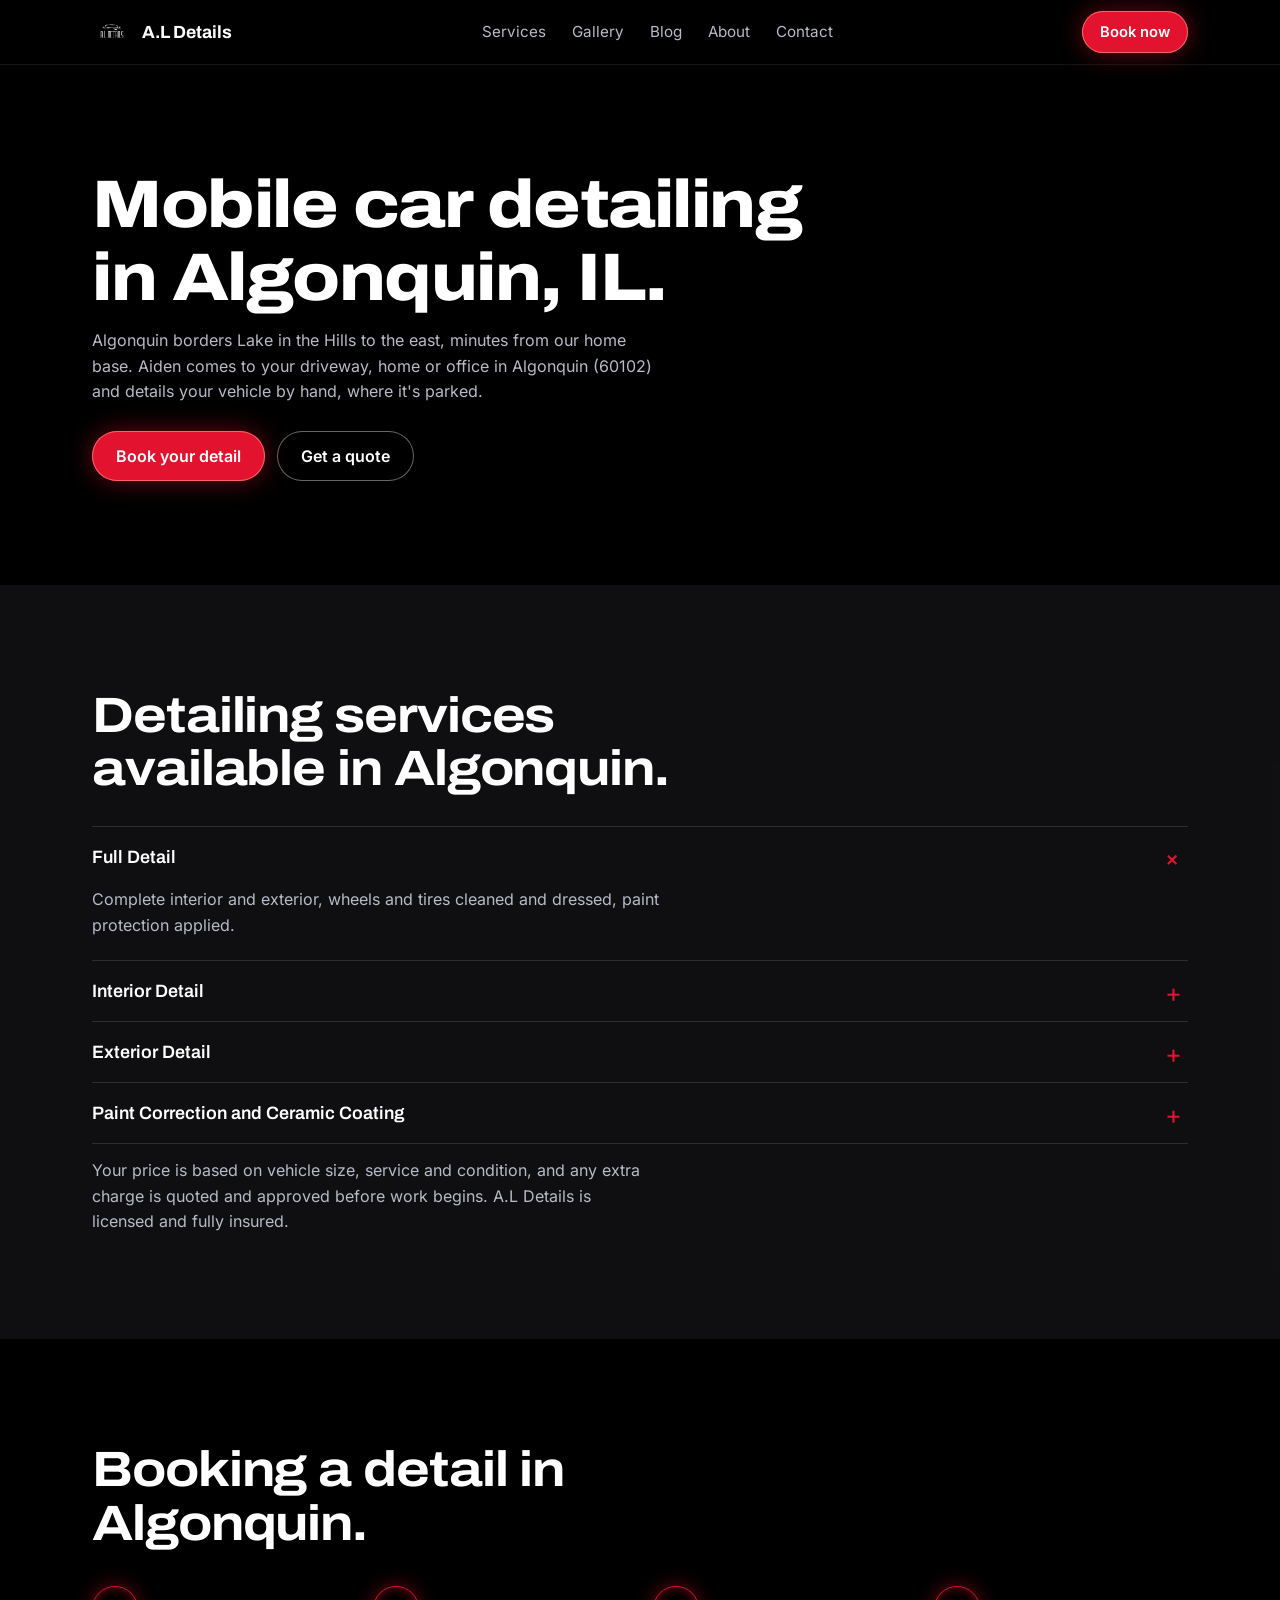
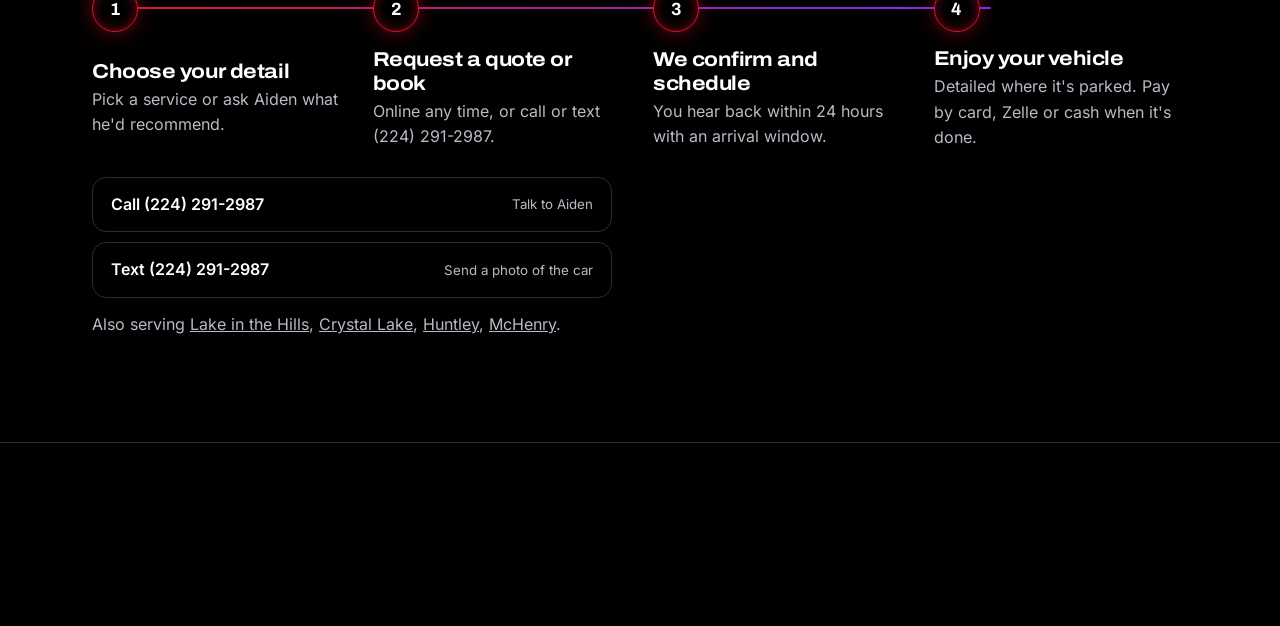
<file: areas/algonquin/index.html>
<!DOCTYPE html>
<html lang="en"><head><meta charset="utf-8"><meta name="viewport" content="width=device-width, initial-scale=1"><meta http-equiv="Content-Security-Policy" content="object-src 'none'; base-uri 'self'; upgrade-insecure-requests"><meta name="referrer" content="strict-origin-when-cross-origin">
<title>Mobile Car Detailing in Algonquin, IL | A.L Details</title>
<meta name="description" content="Mobile auto detailing in Algonquin, IL: full details, interior and exterior detailing, paint correction and ceramic coating, done in your driveway by A.L Details. Call (224) 291-2987.">
<link rel="canonical" href="https://alautodetailing.com/areas/algonquin/">
<meta name="theme-color" content="#000000"><link rel="icon" href="/assets/img/logo.png">
<link rel="stylesheet" href="/css/al.css?v=fae2d85f">
<script type="application/ld+json">{"@context":"https://schema.org","@type":"Service","serviceType":"Mobile auto detailing","provider":{"@id":"https://alautodetailing.com/#business","@type":"AutomotiveBusiness","name":"A.L Details","telephone":"+1-224-291-2987"},"areaServed":{"@type":"City","name":"Algonquin, IL"}}</script>
</head><body>
<header class="hdr"><div class="wrap"><a class="brand" href="/"><img src="/assets/img/logo.png" alt="A.L Details logo" width="40" height="40">A.L Details</a>
<nav class="nav" aria-label="Main"><a href="/services/">Services</a><a href="/gallery/">Gallery</a><a href="/blog/">Blog</a><a href="/about/">About</a><a href="/book/">Contact</a></nav>
<a class="btn sheen" href="/book/">Book now</a></div></header>
<main>
<section class="sec"><div class="wrap">
<h1 class="gloss" style="font-size:clamp(2.2rem,7vw,4.2rem);max-width:16ch;font-weight:800">Mobile car detailing in Algonquin, IL.</h1>
<p class="lede">Algonquin borders Lake in the Hills to the east, minutes from our home base. Aiden comes to your driveway, home or office in Algonquin (60102) and details your vehicle by hand, where it's parked.</p>
<div class="cta"><a class="btn sheen" href="/book/">Book your detail</a><a class="btn btn-ghost" href="/book/">Get a quote</a></div>
</div></section>
<section class="sec sec-coal"><div class="wrap">
<h2>Detailing services available in Algonquin.</h2>
<div class="faq">
<details open><summary>Full Detail</summary><p>Complete interior and exterior, wheels and tires cleaned and dressed, paint protection applied.</p></details>
<details><summary>Interior Detail</summary><p>Full vacuum, all surfaces wiped down, interior glass cleaned, leather and plastics cleaned and conditioned. Steam and shampoo extraction, pet hair removal and stain removal can be added.</p></details>
<details><summary>Exterior Detail</summary><p>Hand wash, decontamination, clay bar treatment, wheels and tires, and a protective sealant.</p></details>
<details><summary>Paint Correction and Ceramic Coating</summary><p>Swirls and light scratches machine-polished out, then ceramic protection with a hydrophobic finish that helps the paint shed water and winter road salt.</p></details>
</div>
<p class="lede">Your price is based on vehicle size, service and condition, and any extra charge is quoted and approved before work begins. A.L Details is licensed and fully insured.</p>
</div></section>
<section class="sec"><div class="wrap">
<h2>Booking a detail in Algonquin.</h2>
<ol class="steps"><li><div><h3>Choose your detail</h3><p>Pick a service or ask Aiden what he'd recommend.</p></div></li><li><div><h3>Request a quote or book</h3><p>Online any time, or call or text (224) 291-2987.</p></div></li><li><div><h3>We confirm and schedule</h3><p>You hear back within 24 hours with an arrival window.</p></div></li><li><div><h3>Enjoy your vehicle</h3><p>Detailed where it's parked. Pay by card, Zelle or cash when it's done.</p></div></li></ol>
<div class="contact" style="max-width:520px"><a href="tel:+12242912987"><span>Call (224) 291-2987</span><small>Talk to Aiden</small></a><a href="sms:+12242912987"><span>Text (224) 291-2987</span><small>Send a photo of the car</small></a></div>
<p class="lede">Also serving <a href="../lake-in-the-hills/">Lake in the Hills</a>, <a href="../crystal-lake/">Crystal Lake</a>, <a href="../huntley/">Huntley</a>, <a href="../mchenry/">McHenry</a>.</p>
</div></section>
</main>
<footer class="ftr"><div class="wrap"><p><a href="/">A.L Details</a>, premium mobile auto detailing based in Lake in the Hills, Illinois. <a href="tel:+12242912987">(224) 291-2987</a></p><p class="legal">© 2026 A.L Details LLC. <span class="built">Website built by <a href="https://onlinepresenceco.com/" target="_blank" rel="noopener">Online Presence Co.</a></span></p></div></footer>
<div class="bar"><a href="tel:+12242912987">Call</a><a href="sms:+12242912987">Text</a><a class="go" href="/book/">Book now</a></div>
</body></html>
</file>
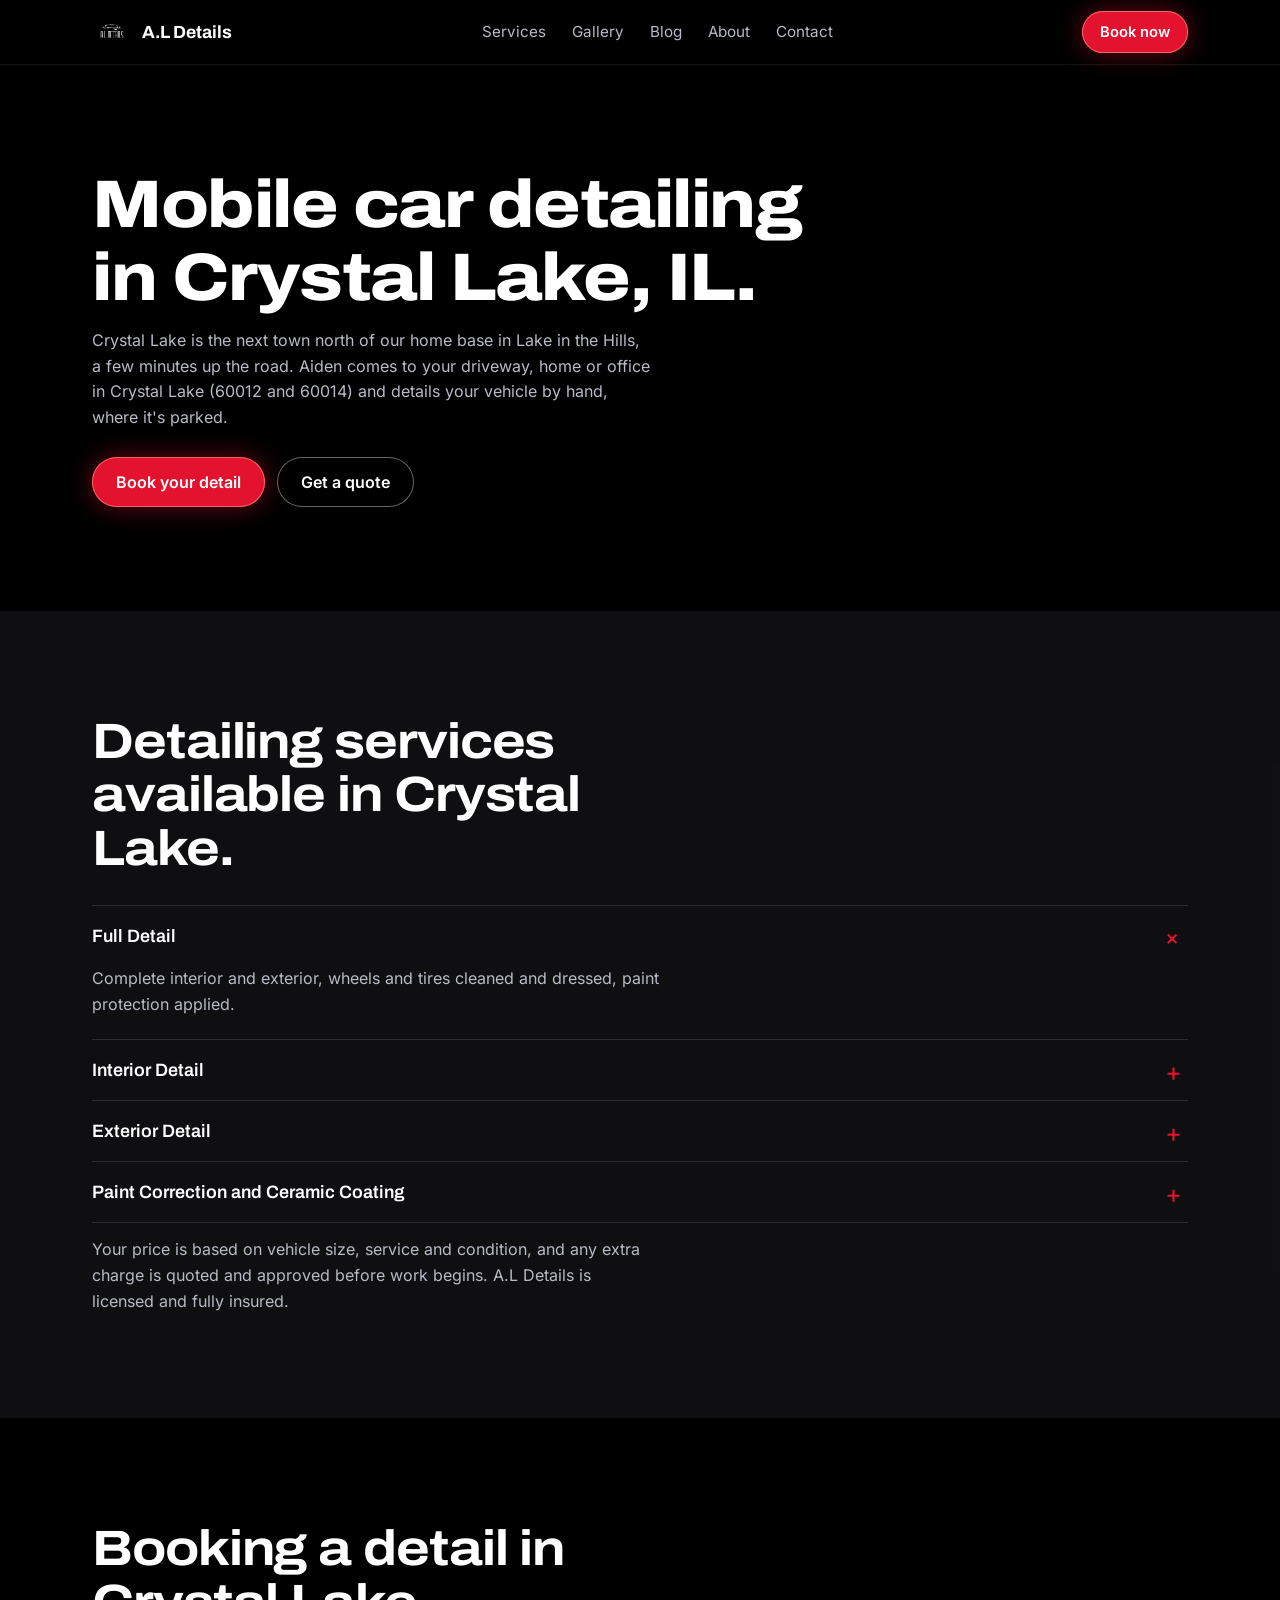
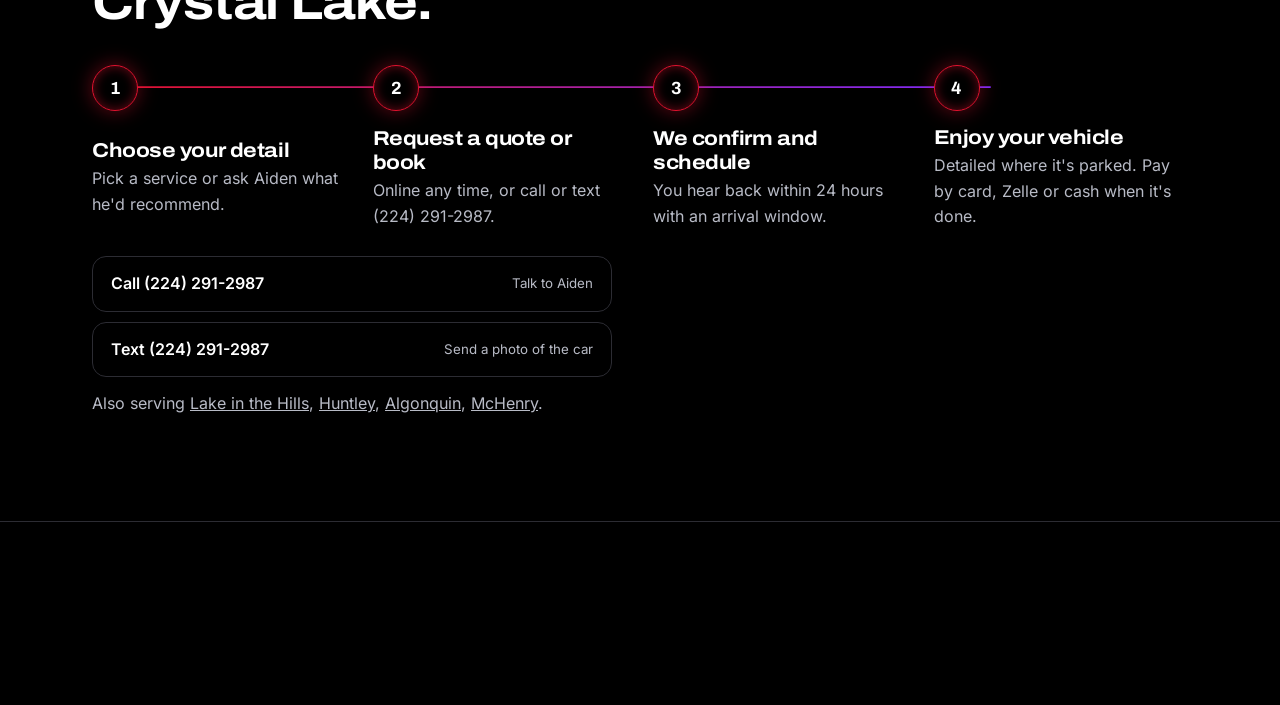
<file: areas/crystal-lake/index.html>
<!DOCTYPE html>
<html lang="en"><head><meta charset="utf-8"><meta name="viewport" content="width=device-width, initial-scale=1"><meta http-equiv="Content-Security-Policy" content="object-src 'none'; base-uri 'self'; upgrade-insecure-requests"><meta name="referrer" content="strict-origin-when-cross-origin">
<title>Mobile Car Detailing in Crystal Lake, IL | A.L Details</title>
<meta name="description" content="Mobile auto detailing in Crystal Lake, IL: full details, interior and exterior detailing, paint correction and ceramic coating, done in your driveway by A.L Details. Call (224) 291-2987.">
<link rel="canonical" href="https://alautodetailing.com/areas/crystal-lake/">
<meta name="theme-color" content="#000000"><link rel="icon" href="/assets/img/logo.png">
<link rel="stylesheet" href="/css/al.css?v=fae2d85f">
<script type="application/ld+json">{"@context":"https://schema.org","@type":"Service","serviceType":"Mobile auto detailing","provider":{"@id":"https://alautodetailing.com/#business","@type":"AutomotiveBusiness","name":"A.L Details","telephone":"+1-224-291-2987"},"areaServed":{"@type":"City","name":"Crystal Lake, IL"}}</script>
</head><body>
<header class="hdr"><div class="wrap"><a class="brand" href="/"><img src="/assets/img/logo.png" alt="A.L Details logo" width="40" height="40">A.L Details</a>
<nav class="nav" aria-label="Main"><a href="/services/">Services</a><a href="/gallery/">Gallery</a><a href="/blog/">Blog</a><a href="/about/">About</a><a href="/book/">Contact</a></nav>
<a class="btn sheen" href="/book/">Book now</a></div></header>
<main>
<section class="sec"><div class="wrap">
<h1 class="gloss" style="font-size:clamp(2.2rem,7vw,4.2rem);max-width:16ch;font-weight:800">Mobile car detailing in Crystal Lake, IL.</h1>
<p class="lede">Crystal Lake is the next town north of our home base in Lake in the Hills, a few minutes up the road. Aiden comes to your driveway, home or office in Crystal Lake (60012 and 60014) and details your vehicle by hand, where it's parked.</p>
<div class="cta"><a class="btn sheen" href="/book/">Book your detail</a><a class="btn btn-ghost" href="/book/">Get a quote</a></div>
</div></section>
<section class="sec sec-coal"><div class="wrap">
<h2>Detailing services available in Crystal Lake.</h2>
<div class="faq">
<details open><summary>Full Detail</summary><p>Complete interior and exterior, wheels and tires cleaned and dressed, paint protection applied.</p></details>
<details><summary>Interior Detail</summary><p>Full vacuum, all surfaces wiped down, interior glass cleaned, leather and plastics cleaned and conditioned. Steam and shampoo extraction, pet hair removal and stain removal can be added.</p></details>
<details><summary>Exterior Detail</summary><p>Hand wash, decontamination, clay bar treatment, wheels and tires, and a protective sealant.</p></details>
<details><summary>Paint Correction and Ceramic Coating</summary><p>Swirls and light scratches machine-polished out, then ceramic protection with a hydrophobic finish that helps the paint shed water and winter road salt.</p></details>
</div>
<p class="lede">Your price is based on vehicle size, service and condition, and any extra charge is quoted and approved before work begins. A.L Details is licensed and fully insured.</p>
</div></section>
<section class="sec"><div class="wrap">
<h2>Booking a detail in Crystal Lake.</h2>
<ol class="steps"><li><div><h3>Choose your detail</h3><p>Pick a service or ask Aiden what he'd recommend.</p></div></li><li><div><h3>Request a quote or book</h3><p>Online any time, or call or text (224) 291-2987.</p></div></li><li><div><h3>We confirm and schedule</h3><p>You hear back within 24 hours with an arrival window.</p></div></li><li><div><h3>Enjoy your vehicle</h3><p>Detailed where it's parked. Pay by card, Zelle or cash when it's done.</p></div></li></ol>
<div class="contact" style="max-width:520px"><a href="tel:+12242912987"><span>Call (224) 291-2987</span><small>Talk to Aiden</small></a><a href="sms:+12242912987"><span>Text (224) 291-2987</span><small>Send a photo of the car</small></a></div>
<p class="lede">Also serving <a href="../lake-in-the-hills/">Lake in the Hills</a>, <a href="../huntley/">Huntley</a>, <a href="../algonquin/">Algonquin</a>, <a href="../mchenry/">McHenry</a>.</p>
</div></section>
</main>
<footer class="ftr"><div class="wrap"><p><a href="/">A.L Details</a>, premium mobile auto detailing based in Lake in the Hills, Illinois. <a href="tel:+12242912987">(224) 291-2987</a></p><p class="legal">© 2026 A.L Details LLC. <span class="built">Website built by <a href="https://onlinepresenceco.com/" target="_blank" rel="noopener">Online Presence Co.</a></span></p></div></footer>
<div class="bar"><a href="tel:+12242912987">Call</a><a href="sms:+12242912987">Text</a><a class="go" href="/book/">Book now</a></div>
</body></html>
</file>
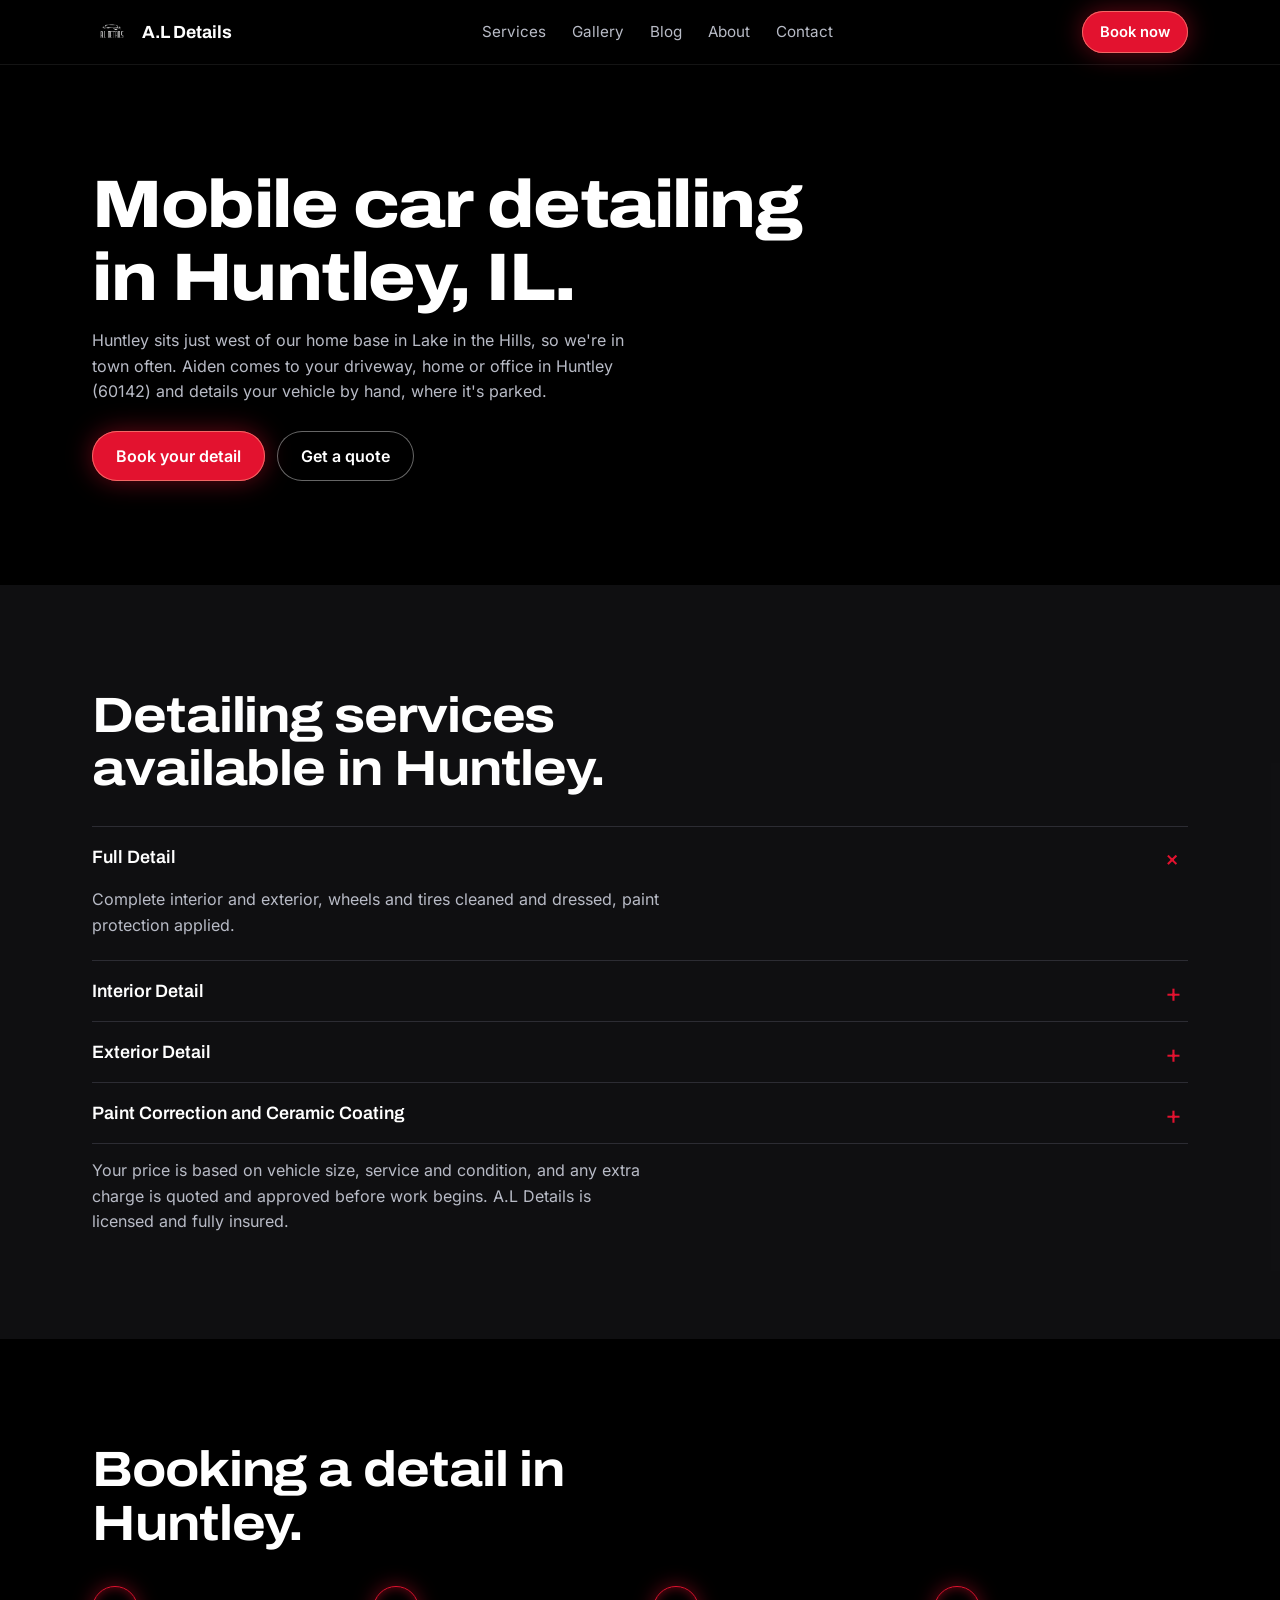
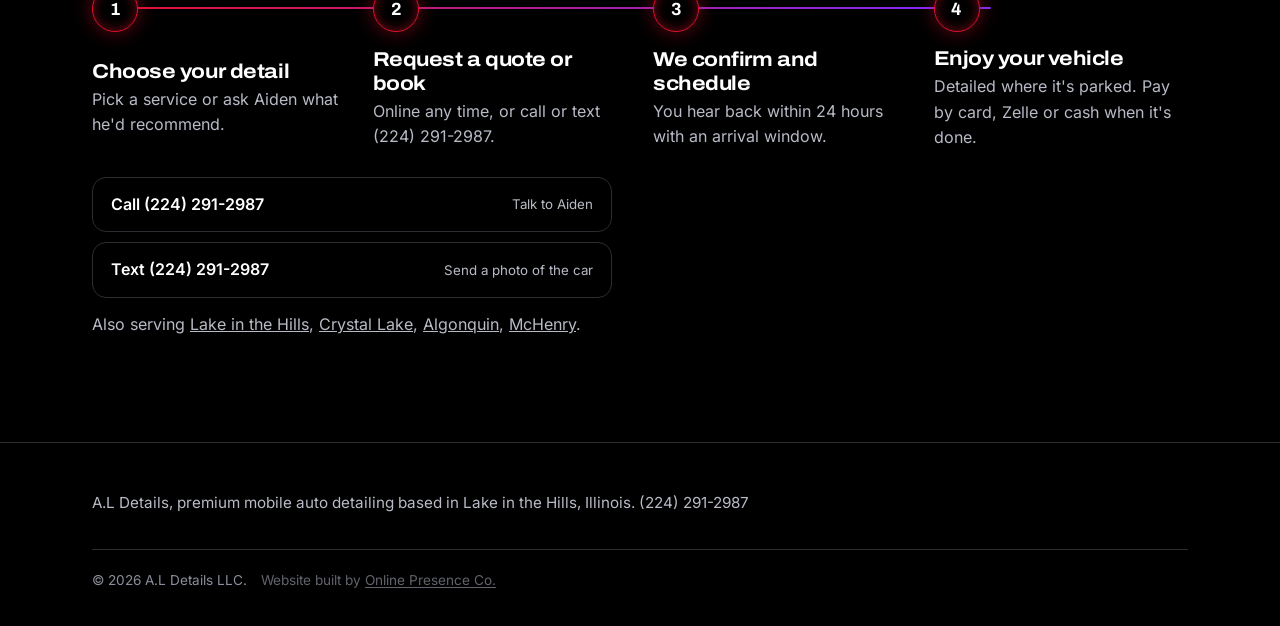
<file: areas/huntley/index.html>
<!DOCTYPE html>
<html lang="en"><head><meta charset="utf-8"><meta name="viewport" content="width=device-width, initial-scale=1"><meta http-equiv="Content-Security-Policy" content="object-src 'none'; base-uri 'self'; upgrade-insecure-requests"><meta name="referrer" content="strict-origin-when-cross-origin">
<title>Mobile Car Detailing in Huntley, IL | A.L Details</title>
<meta name="description" content="Mobile auto detailing in Huntley, IL: full details, interior and exterior detailing, paint correction and ceramic coating, done in your driveway by A.L Details. Call (224) 291-2987.">
<link rel="canonical" href="https://alautodetailing.com/areas/huntley/">
<meta name="theme-color" content="#000000"><link rel="icon" href="/assets/img/logo.png">
<link rel="stylesheet" href="/css/al.css?v=fae2d85f">
<script type="application/ld+json">{"@context":"https://schema.org","@type":"Service","serviceType":"Mobile auto detailing","provider":{"@id":"https://alautodetailing.com/#business","@type":"AutomotiveBusiness","name":"A.L Details","telephone":"+1-224-291-2987"},"areaServed":{"@type":"City","name":"Huntley, IL"}}</script>
</head><body>
<header class="hdr"><div class="wrap"><a class="brand" href="/"><img src="/assets/img/logo.png" alt="A.L Details logo" width="40" height="40">A.L Details</a>
<nav class="nav" aria-label="Main"><a href="/services/">Services</a><a href="/gallery/">Gallery</a><a href="/blog/">Blog</a><a href="/about/">About</a><a href="/book/">Contact</a></nav>
<a class="btn sheen" href="/book/">Book now</a></div></header>
<main>
<section class="sec"><div class="wrap">
<h1 class="gloss" style="font-size:clamp(2.2rem,7vw,4.2rem);max-width:16ch;font-weight:800">Mobile car detailing in Huntley, IL.</h1>
<p class="lede">Huntley sits just west of our home base in Lake in the Hills, so we're in town often. Aiden comes to your driveway, home or office in Huntley (60142) and details your vehicle by hand, where it's parked.</p>
<div class="cta"><a class="btn sheen" href="/book/">Book your detail</a><a class="btn btn-ghost" href="/book/">Get a quote</a></div>
</div></section>
<section class="sec sec-coal"><div class="wrap">
<h2>Detailing services available in Huntley.</h2>
<div class="faq">
<details open><summary>Full Detail</summary><p>Complete interior and exterior, wheels and tires cleaned and dressed, paint protection applied.</p></details>
<details><summary>Interior Detail</summary><p>Full vacuum, all surfaces wiped down, interior glass cleaned, leather and plastics cleaned and conditioned. Steam and shampoo extraction, pet hair removal and stain removal can be added.</p></details>
<details><summary>Exterior Detail</summary><p>Hand wash, decontamination, clay bar treatment, wheels and tires, and a protective sealant.</p></details>
<details><summary>Paint Correction and Ceramic Coating</summary><p>Swirls and light scratches machine-polished out, then ceramic protection with a hydrophobic finish that helps the paint shed water and winter road salt.</p></details>
</div>
<p class="lede">Your price is based on vehicle size, service and condition, and any extra charge is quoted and approved before work begins. A.L Details is licensed and fully insured.</p>
</div></section>
<section class="sec"><div class="wrap">
<h2>Booking a detail in Huntley.</h2>
<ol class="steps"><li><div><h3>Choose your detail</h3><p>Pick a service or ask Aiden what he'd recommend.</p></div></li><li><div><h3>Request a quote or book</h3><p>Online any time, or call or text (224) 291-2987.</p></div></li><li><div><h3>We confirm and schedule</h3><p>You hear back within 24 hours with an arrival window.</p></div></li><li><div><h3>Enjoy your vehicle</h3><p>Detailed where it's parked. Pay by card, Zelle or cash when it's done.</p></div></li></ol>
<div class="contact" style="max-width:520px"><a href="tel:+12242912987"><span>Call (224) 291-2987</span><small>Talk to Aiden</small></a><a href="sms:+12242912987"><span>Text (224) 291-2987</span><small>Send a photo of the car</small></a></div>
<p class="lede">Also serving <a href="../lake-in-the-hills/">Lake in the Hills</a>, <a href="../crystal-lake/">Crystal Lake</a>, <a href="../algonquin/">Algonquin</a>, <a href="../mchenry/">McHenry</a>.</p>
</div></section>
</main>
<footer class="ftr"><div class="wrap"><p><a href="/">A.L Details</a>, premium mobile auto detailing based in Lake in the Hills, Illinois. <a href="tel:+12242912987">(224) 291-2987</a></p><p class="legal">© 2026 A.L Details LLC. <span class="built">Website built by <a href="https://onlinepresenceco.com/" target="_blank" rel="noopener">Online Presence Co.</a></span></p></div></footer>
<div class="bar"><a href="tel:+12242912987">Call</a><a href="sms:+12242912987">Text</a><a class="go" href="/book/">Book now</a></div>
</body></html>
</file>
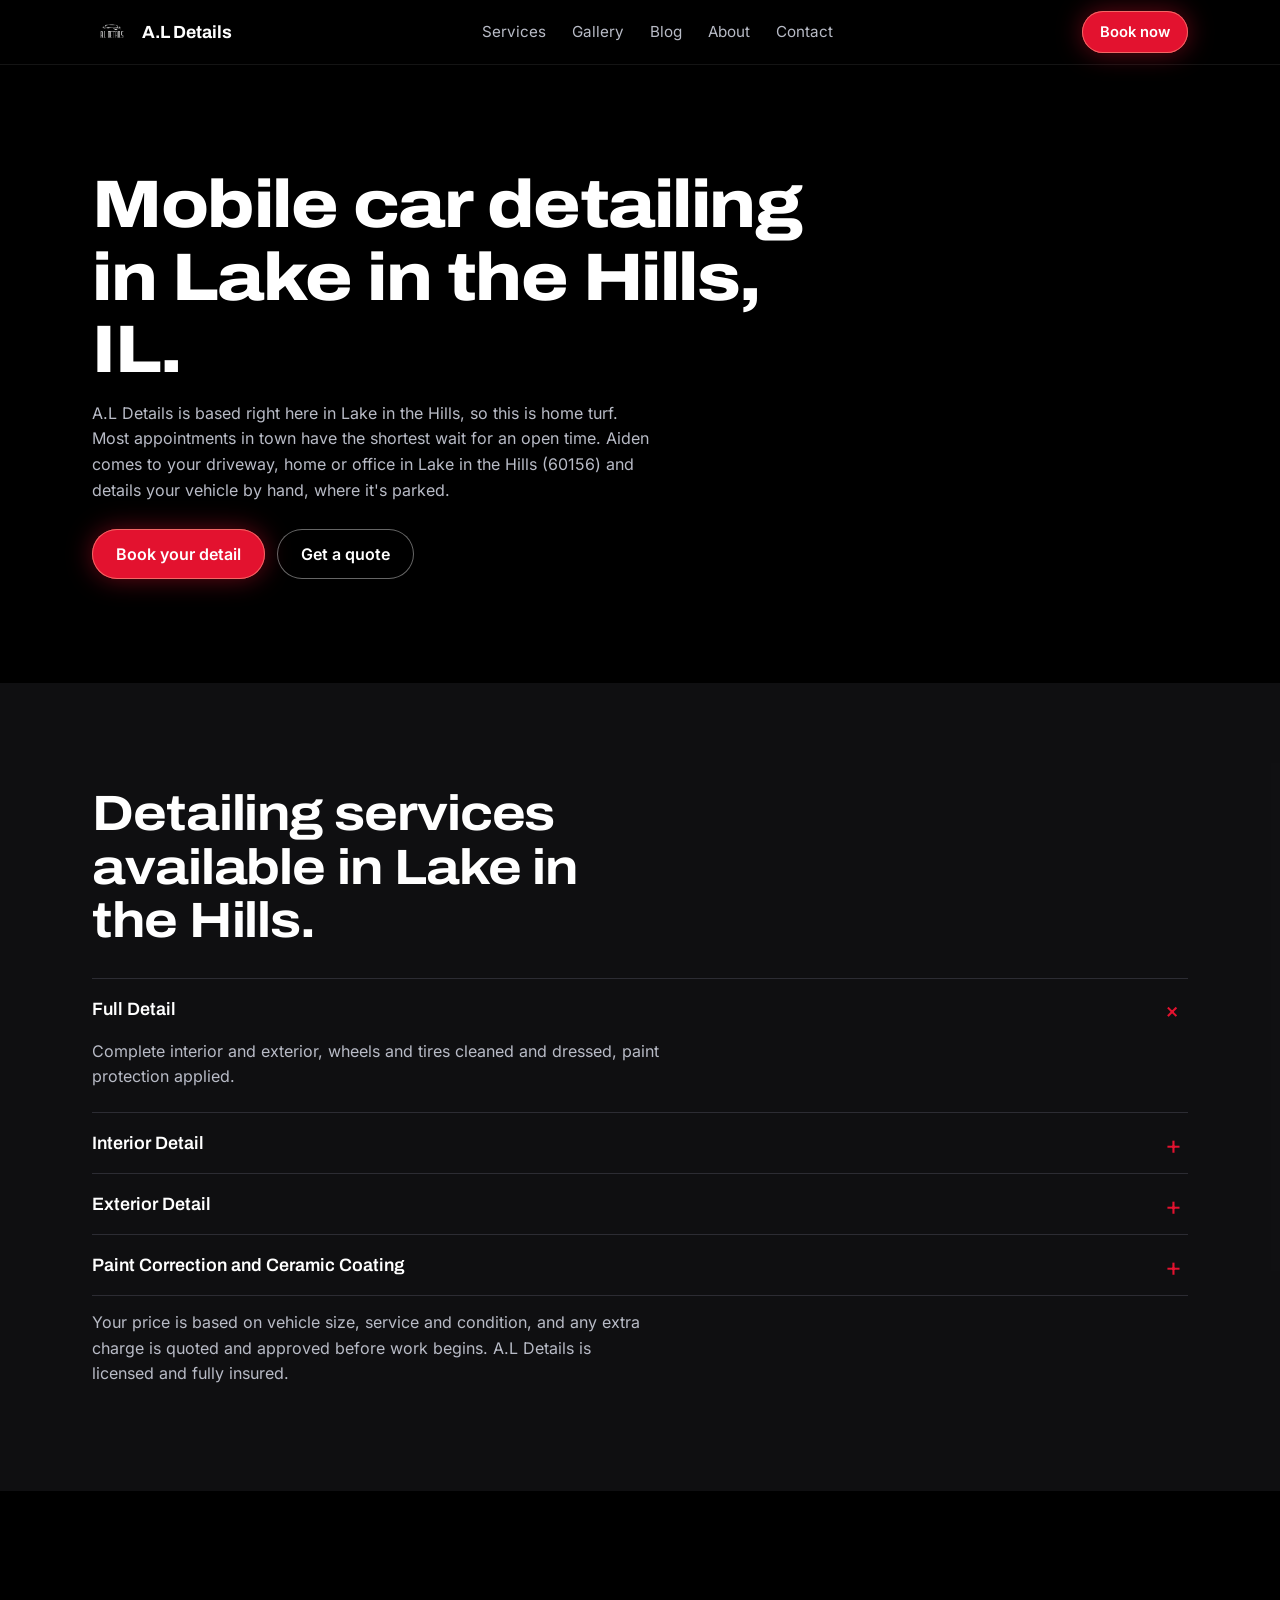
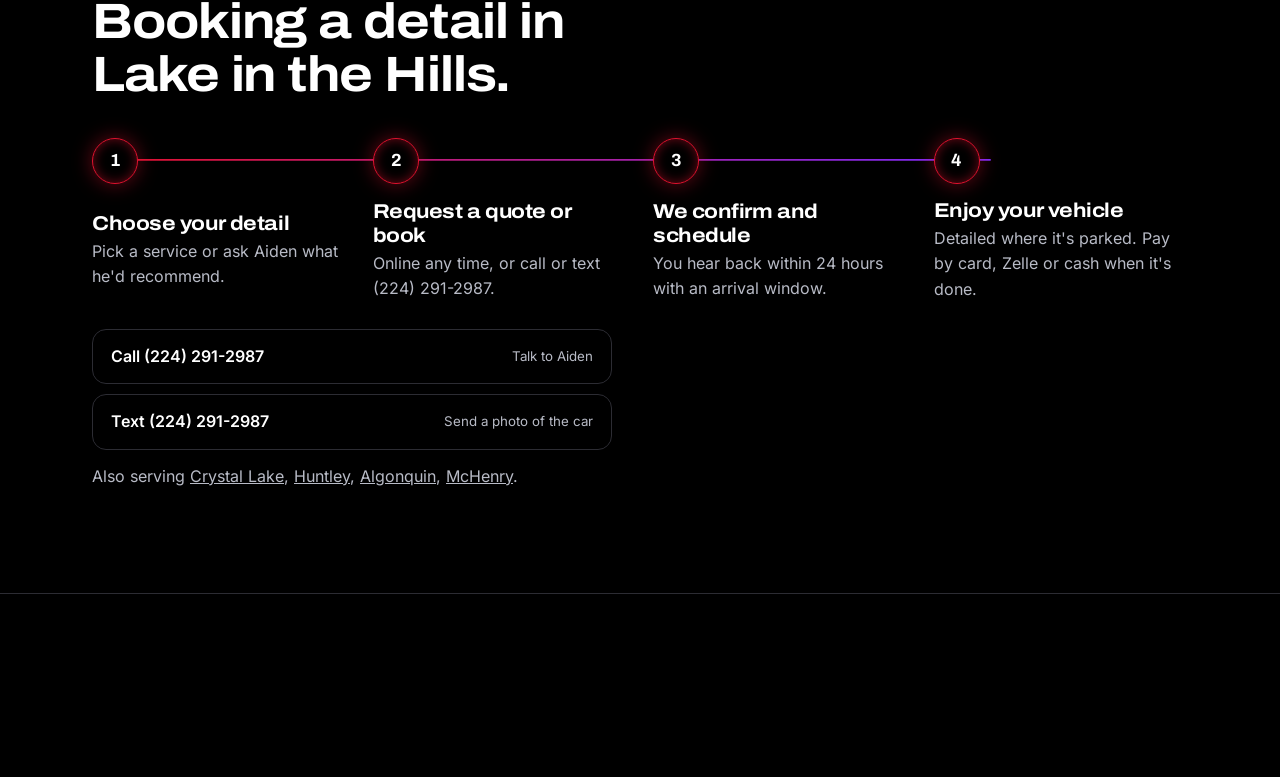
<file: areas/lake-in-the-hills/index.html>
<!DOCTYPE html>
<html lang="en"><head><meta charset="utf-8"><meta name="viewport" content="width=device-width, initial-scale=1"><meta http-equiv="Content-Security-Policy" content="object-src 'none'; base-uri 'self'; upgrade-insecure-requests"><meta name="referrer" content="strict-origin-when-cross-origin">
<title>Mobile Car Detailing in Lake in the Hills, IL | A.L Details</title>
<meta name="description" content="Mobile auto detailing in Lake in the Hills, IL: full details, interior and exterior detailing, paint correction and ceramic coating, done in your driveway by A.L Details. Call (224) 291-2987.">
<link rel="canonical" href="https://alautodetailing.com/areas/lake-in-the-hills/">
<meta name="theme-color" content="#000000"><link rel="icon" href="/assets/img/logo.png">
<link rel="stylesheet" href="/css/al.css?v=fae2d85f">
<script type="application/ld+json">{"@context":"https://schema.org","@type":"Service","serviceType":"Mobile auto detailing","provider":{"@id":"https://alautodetailing.com/#business","@type":"AutomotiveBusiness","name":"A.L Details","telephone":"+1-224-291-2987"},"areaServed":{"@type":"City","name":"Lake in the Hills, IL"}}</script>
</head><body>
<header class="hdr"><div class="wrap"><a class="brand" href="/"><img src="/assets/img/logo.png" alt="A.L Details logo" width="40" height="40">A.L Details</a>
<nav class="nav" aria-label="Main"><a href="/services/">Services</a><a href="/gallery/">Gallery</a><a href="/blog/">Blog</a><a href="/about/">About</a><a href="/book/">Contact</a></nav>
<a class="btn sheen" href="/book/">Book now</a></div></header>
<main>
<section class="sec"><div class="wrap">
<h1 class="gloss" style="font-size:clamp(2.2rem,7vw,4.2rem);max-width:16ch;font-weight:800">Mobile car detailing in Lake in the Hills, IL.</h1>
<p class="lede">A.L Details is based right here in Lake in the Hills, so this is home turf. Most appointments in town have the shortest wait for an open time. Aiden comes to your driveway, home or office in Lake in the Hills (60156) and details your vehicle by hand, where it's parked.</p>
<div class="cta"><a class="btn sheen" href="/book/">Book your detail</a><a class="btn btn-ghost" href="/book/">Get a quote</a></div>
</div></section>
<section class="sec sec-coal"><div class="wrap">
<h2>Detailing services available in Lake in the Hills.</h2>
<div class="faq">
<details open><summary>Full Detail</summary><p>Complete interior and exterior, wheels and tires cleaned and dressed, paint protection applied.</p></details>
<details><summary>Interior Detail</summary><p>Full vacuum, all surfaces wiped down, interior glass cleaned, leather and plastics cleaned and conditioned. Steam and shampoo extraction, pet hair removal and stain removal can be added.</p></details>
<details><summary>Exterior Detail</summary><p>Hand wash, decontamination, clay bar treatment, wheels and tires, and a protective sealant.</p></details>
<details><summary>Paint Correction and Ceramic Coating</summary><p>Swirls and light scratches machine-polished out, then ceramic protection with a hydrophobic finish that helps the paint shed water and winter road salt.</p></details>
</div>
<p class="lede">Your price is based on vehicle size, service and condition, and any extra charge is quoted and approved before work begins. A.L Details is licensed and fully insured.</p>
</div></section>
<section class="sec"><div class="wrap">
<h2>Booking a detail in Lake in the Hills.</h2>
<ol class="steps"><li><div><h3>Choose your detail</h3><p>Pick a service or ask Aiden what he'd recommend.</p></div></li><li><div><h3>Request a quote or book</h3><p>Online any time, or call or text (224) 291-2987.</p></div></li><li><div><h3>We confirm and schedule</h3><p>You hear back within 24 hours with an arrival window.</p></div></li><li><div><h3>Enjoy your vehicle</h3><p>Detailed where it's parked. Pay by card, Zelle or cash when it's done.</p></div></li></ol>
<div class="contact" style="max-width:520px"><a href="tel:+12242912987"><span>Call (224) 291-2987</span><small>Talk to Aiden</small></a><a href="sms:+12242912987"><span>Text (224) 291-2987</span><small>Send a photo of the car</small></a></div>
<p class="lede">Also serving <a href="../crystal-lake/">Crystal Lake</a>, <a href="../huntley/">Huntley</a>, <a href="../algonquin/">Algonquin</a>, <a href="../mchenry/">McHenry</a>.</p>
</div></section>
</main>
<footer class="ftr"><div class="wrap"><p><a href="/">A.L Details</a>, premium mobile auto detailing based in Lake in the Hills, Illinois. <a href="tel:+12242912987">(224) 291-2987</a></p><p class="legal">© 2026 A.L Details LLC. <span class="built">Website built by <a href="https://onlinepresenceco.com/" target="_blank" rel="noopener">Online Presence Co.</a></span></p></div></footer>
<div class="bar"><a href="tel:+12242912987">Call</a><a href="sms:+12242912987">Text</a><a class="go" href="/book/">Book now</a></div>
</body></html>
</file>
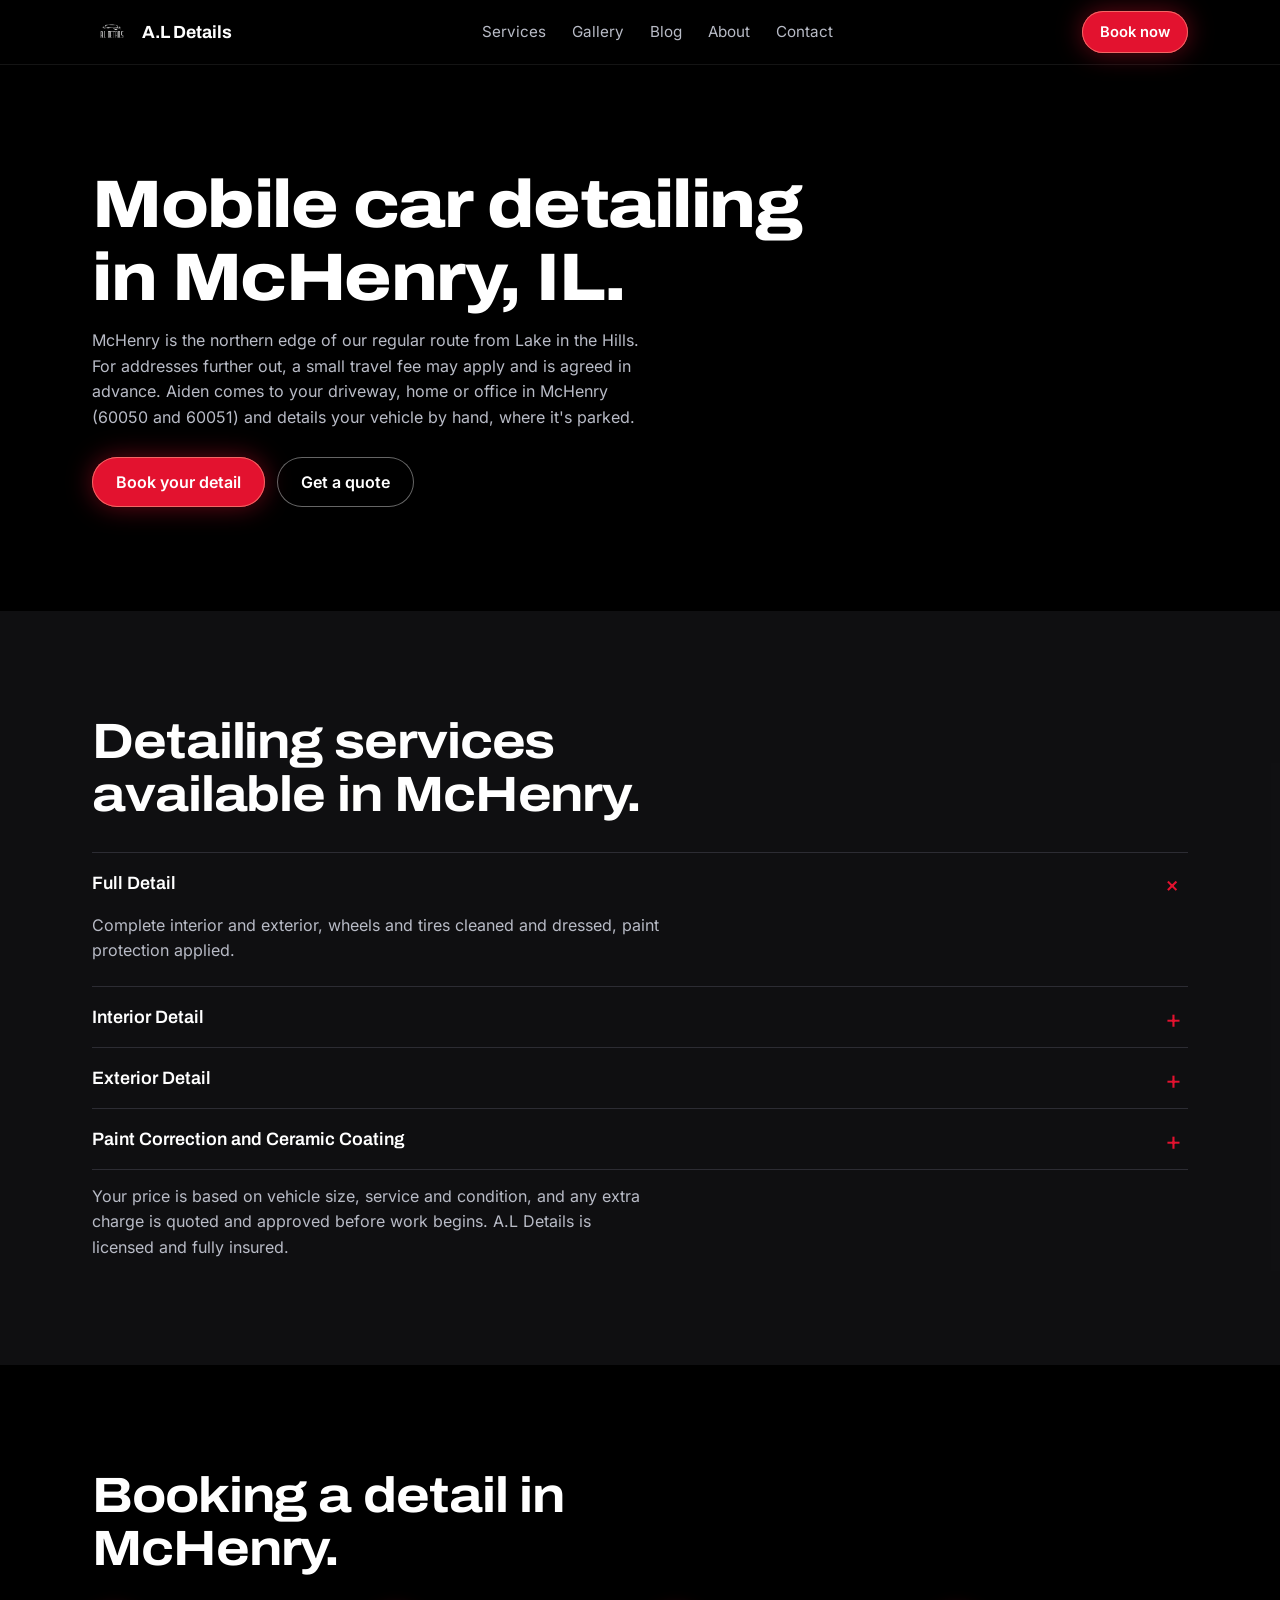
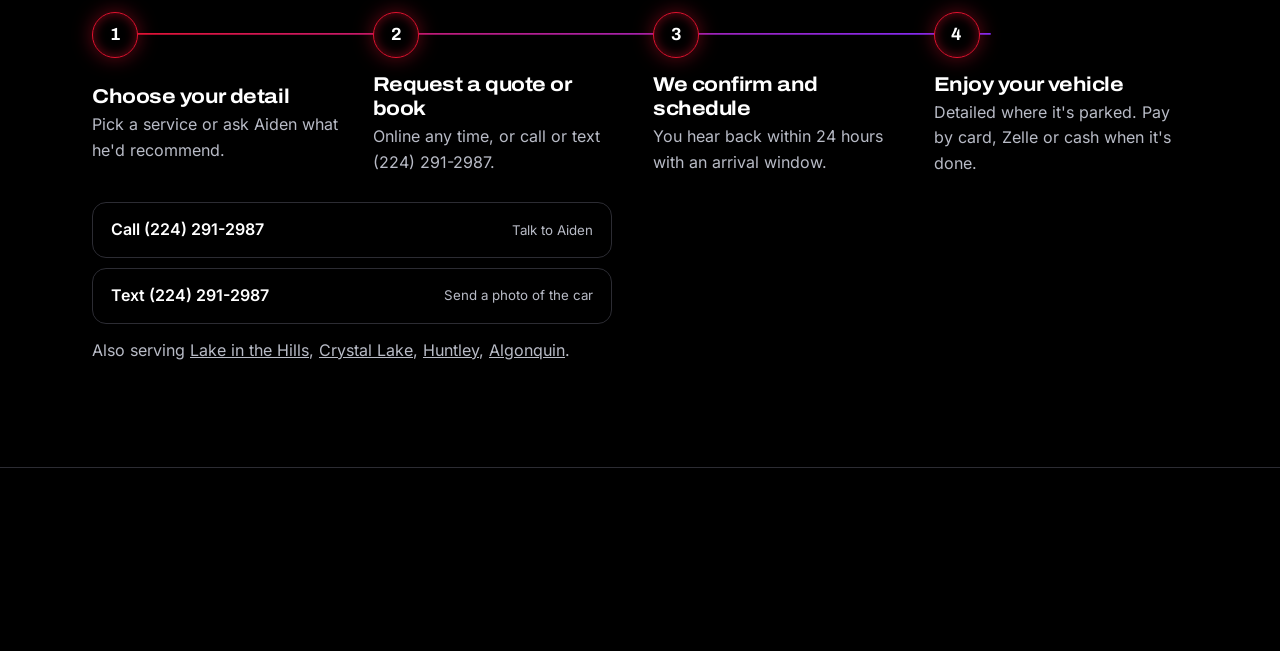
<file: areas/mchenry/index.html>
<!DOCTYPE html>
<html lang="en"><head><meta charset="utf-8"><meta name="viewport" content="width=device-width, initial-scale=1"><meta http-equiv="Content-Security-Policy" content="object-src 'none'; base-uri 'self'; upgrade-insecure-requests"><meta name="referrer" content="strict-origin-when-cross-origin">
<title>Mobile Car Detailing in McHenry, IL | A.L Details</title>
<meta name="description" content="Mobile auto detailing in McHenry, IL: full details, interior and exterior detailing, paint correction and ceramic coating, done in your driveway by A.L Details. Call (224) 291-2987.">
<link rel="canonical" href="https://alautodetailing.com/areas/mchenry/">
<meta name="theme-color" content="#000000"><link rel="icon" href="/assets/img/logo.png">
<link rel="stylesheet" href="/css/al.css?v=fae2d85f">
<script type="application/ld+json">{"@context":"https://schema.org","@type":"Service","serviceType":"Mobile auto detailing","provider":{"@id":"https://alautodetailing.com/#business","@type":"AutomotiveBusiness","name":"A.L Details","telephone":"+1-224-291-2987"},"areaServed":{"@type":"City","name":"McHenry, IL"}}</script>
</head><body>
<header class="hdr"><div class="wrap"><a class="brand" href="/"><img src="/assets/img/logo.png" alt="A.L Details logo" width="40" height="40">A.L Details</a>
<nav class="nav" aria-label="Main"><a href="/services/">Services</a><a href="/gallery/">Gallery</a><a href="/blog/">Blog</a><a href="/about/">About</a><a href="/book/">Contact</a></nav>
<a class="btn sheen" href="/book/">Book now</a></div></header>
<main>
<section class="sec"><div class="wrap">
<h1 class="gloss" style="font-size:clamp(2.2rem,7vw,4.2rem);max-width:16ch;font-weight:800">Mobile car detailing in McHenry, IL.</h1>
<p class="lede">McHenry is the northern edge of our regular route from Lake in the Hills. For addresses further out, a small travel fee may apply and is agreed in advance. Aiden comes to your driveway, home or office in McHenry (60050 and 60051) and details your vehicle by hand, where it's parked.</p>
<div class="cta"><a class="btn sheen" href="/book/">Book your detail</a><a class="btn btn-ghost" href="/book/">Get a quote</a></div>
</div></section>
<section class="sec sec-coal"><div class="wrap">
<h2>Detailing services available in McHenry.</h2>
<div class="faq">
<details open><summary>Full Detail</summary><p>Complete interior and exterior, wheels and tires cleaned and dressed, paint protection applied.</p></details>
<details><summary>Interior Detail</summary><p>Full vacuum, all surfaces wiped down, interior glass cleaned, leather and plastics cleaned and conditioned. Steam and shampoo extraction, pet hair removal and stain removal can be added.</p></details>
<details><summary>Exterior Detail</summary><p>Hand wash, decontamination, clay bar treatment, wheels and tires, and a protective sealant.</p></details>
<details><summary>Paint Correction and Ceramic Coating</summary><p>Swirls and light scratches machine-polished out, then ceramic protection with a hydrophobic finish that helps the paint shed water and winter road salt.</p></details>
</div>
<p class="lede">Your price is based on vehicle size, service and condition, and any extra charge is quoted and approved before work begins. A.L Details is licensed and fully insured.</p>
</div></section>
<section class="sec"><div class="wrap">
<h2>Booking a detail in McHenry.</h2>
<ol class="steps"><li><div><h3>Choose your detail</h3><p>Pick a service or ask Aiden what he'd recommend.</p></div></li><li><div><h3>Request a quote or book</h3><p>Online any time, or call or text (224) 291-2987.</p></div></li><li><div><h3>We confirm and schedule</h3><p>You hear back within 24 hours with an arrival window.</p></div></li><li><div><h3>Enjoy your vehicle</h3><p>Detailed where it's parked. Pay by card, Zelle or cash when it's done.</p></div></li></ol>
<div class="contact" style="max-width:520px"><a href="tel:+12242912987"><span>Call (224) 291-2987</span><small>Talk to Aiden</small></a><a href="sms:+12242912987"><span>Text (224) 291-2987</span><small>Send a photo of the car</small></a></div>
<p class="lede">Also serving <a href="../lake-in-the-hills/">Lake in the Hills</a>, <a href="../crystal-lake/">Crystal Lake</a>, <a href="../huntley/">Huntley</a>, <a href="../algonquin/">Algonquin</a>.</p>
</div></section>
</main>
<footer class="ftr"><div class="wrap"><p><a href="/">A.L Details</a>, premium mobile auto detailing based in Lake in the Hills, Illinois. <a href="tel:+12242912987">(224) 291-2987</a></p><p class="legal">© 2026 A.L Details LLC. <span class="built">Website built by <a href="https://onlinepresenceco.com/" target="_blank" rel="noopener">Online Presence Co.</a></span></p></div></footer>
<div class="bar"><a href="tel:+12242912987">Call</a><a href="sms:+12242912987">Text</a><a class="go" href="/book/">Book now</a></div>
</body></html>
</file>
<file: css/al.css>
@font-face{font-family:Archivo;src:url(../vendor/fonts/archivo-latin-wdth-normal.woff2) format("woff2");font-weight:100 900;font-stretch:62% 125%;font-display:swap}@font-face{font-family:Inter;src:url(../vendor/fonts/inter-latin-wght-normal.woff2) format("woff2");font-weight:100 900;font-display:swap}@property --ang{syntax:"<angle>";inherits:false;initial-value:0deg}:root{--black:#000;--coal:#121214;--steel:#1d1d21;--line:#2c2c33;--white:#fff;--silver:#b8bbc6;--dim:#8b8e9a;--red:#e3122f;--purple:#7b2cff;--mix:0%;--accent:color-mix(in oklab,var(--red),var(--purple) var(--mix));--glow:color-mix(in oklab,var(--accent),transparent 55%);--display:"Archivo","Helvetica Neue",Arial,sans-serif;--body:"Inter",system-ui,-apple-system,"Segoe UI",Roboto,sans-serif;--pad:20px;--max:1160px}*{box-sizing:border-box}[hidden]{display:none!important}main{overflow-x:clip}html{-webkit-text-size-adjust:100%}body{margin:0;background:var(--black);color:var(--white);font:400 1rem/1.6 var(--body);-webkit-font-smoothing:antialiased;padding-bottom:64px;overflow-x:hidden}img,video{display:block;max-width:100%}a{color:inherit}h1,h2,h3{font-family:var(--display);font-weight:700;line-height:1.08;margin:0;letter-spacing:-.022em}h1,h2,h3,.brand,.menu a,.trust b,.marq div,.proc-list b,.steps li:before,.sig,.towns button,.faq summary,.intro-name,.stp legend,.slot b,.soc-n{font-variation-settings:"wdth" 114}h2{font-size:clamp(1.85rem,5.4vw,3.1rem);max-width:17ch}h3{font-size:1.25rem;line-height:1.2}p{margin:0}.wrap{max-width:var(--max);margin:0 auto;padding:0 var(--pad)}.lede{color:var(--silver);max-width:56ch;margin-top:14px}.sec{padding:72px 0;position:relative}.sec-coal{background:#121214e0}.sec-white{background:var(--white);color:#0a0a0c}.sec-white .lede{color:#4a4b55}:focus-visible{outline:2px solid var(--white);outline-offset:3px;border-radius:4px}.sec-white :focus-visible{outline-color:#000}.sr{position:absolute;width:1px;height:1px;overflow:hidden;clip-path:inset(50%)}.progress{position:fixed;inset:0 0 auto;height:3px;z-index:60;pointer-events:none}.progress i{display:block;height:100%;width:100%;transform-origin:0 50%;transform:scaleX(0);background:linear-gradient(90deg,var(--red),var(--purple));box-shadow:0 0 12px var(--glow)}.btn{display:inline-flex;align-items:center;justify-content:center;gap:8px;min-height:50px;padding:0 24px;border-radius:999px;border:0;font:600 1rem var(--body);text-decoration:none;cursor:pointer;position:relative;color:#fff;background:var(--accent);box-shadow:0 0 0 1px color-mix(in oklab,var(--accent),#fff 25%) inset,0 0 26px var(--glow);transition:box-shadow .25s}.btn:hover{box-shadow:0 0 0 1px #fff inset,0 0 44px var(--glow)}.btn-ghost{background:transparent;box-shadow:0 0 0 1px #fff6 inset}.btn-ghost:hover{box-shadow:0 0 0 1px #fff inset,0 0 26px #fff3}.btn-dark{background:#000;box-shadow:none}.sheen{overflow:hidden}.sheen:after{content:"";position:absolute;inset:0;background:linear-gradient(105deg,transparent 35%,#ffffff66 50%,transparent 65%);transform:translate(-120%);animation:sheen 4.5s ease-in-out infinite}@keyframes sheen{0%,60%{transform:translate(-120%)}85%,to{transform:translate(120%)}}.promo{background:linear-gradient(90deg,var(--red),var(--purple));font-size:.9rem;text-align:center;padding:7px 14px;font-weight:500}.promo a{font-weight:700}.hdr{position:sticky;top:0;z-index:50;background:#000c;backdrop-filter:blur(14px);-webkit-backdrop-filter:blur(14px);border-bottom:1px solid #ffffff14}.hdr .wrap{display:flex;align-items:center;justify-content:space-between;height:64px;gap:14px}.brand{display:flex;align-items:center;gap:10px;text-decoration:none;font:700 1.1rem var(--display)}.brand img{width:40px;height:40px;object-fit:contain;border-radius:8px}.nav{display:none;gap:26px}.nav a{text-decoration:none;color:var(--silver);font-size:.95rem;position:relative;padding:6px 0}.nav a:after{content:"";position:absolute;left:0;right:0;bottom:0;height:2px;background:var(--accent);transform:scaleX(0);transform-origin:0;transition:transform .25s;box-shadow:0 0 10px var(--glow)}.nav a:hover{color:#fff}.nav a:hover:after{transform:scaleX(1)}.hdr .btn{min-height:42px;padding:0 18px;font-size:.92rem}.burger{width:44px;height:44px;border:0;background:none;color:#fff;display:grid;place-items:center;cursor:pointer}.burger span,.burger span:before,.burger span:after{content:"";display:block;width:22px;height:2px;background:#fff;border-radius:2px;transition:transform .25s,opacity .2s;position:relative}.burger span:before{position:absolute;top:-7px}.burger span:after{position:absolute;top:7px}[data-menu=open] .burger span{background:transparent}[data-menu=open] .burger span:before{transform:translateY(7px) rotate(45deg)}[data-menu=open] .burger span:after{transform:translateY(-7px) rotate(-45deg)}.menu{position:fixed;inset:64px 0 0;background:#000;z-index:49;padding:26px var(--pad);display:none;flex-direction:column;gap:4px;overflow:auto}[data-menu=open] .menu{display:flex}.menu a{font:700 1.9rem var(--display);text-decoration:none;padding:12px 0;border-bottom:1px solid var(--line)}.menu .btn{margin-top:20px;font:600 1rem var(--body);border:0}.slides{position:absolute;inset:0}.slides img{position:absolute;inset:0;width:100%;height:100%;object-fit:cover;opacity:0;transition:opacity 1.4s}.slides img.on{opacity:1;animation:ken 9s ease-out forwards}@keyframes ken{0%{transform:scale(1.02)}to{transform:scale(1.12)}}.hero .lamp{position:absolute;z-index:1;width:70vmax;height:70vmax;left:0;top:0;margin:-35vmax 0 0 -35vmax;transform:translate3d(var(--lx,70vw),var(--ly,30vh),0);background:radial-gradient(closest-side,color-mix(in oklab,var(--accent),transparent 72%),transparent);pointer-events:none;transition:transform .6s cubic-bezier(.2,.8,.2,1);will-change:transform}.gloss{background:linear-gradient(100deg,#fff 0%,#fff 38%,var(--red) 47%,var(--purple) 55%,#fff 64%,#fff 100%);background-size:300% 100%;-webkit-background-clip:text;background-clip:text;color:transparent;animation:gloss 7s ease-in-out infinite}@keyframes gloss{0%{background-position:100% 0}60%,to{background-position:0 0}}.cta{display:flex;flex-wrap:wrap;gap:12px;margin-top:26px}.hear b{display:inline-block;width:8px;height:8px;border-radius:50%;background:var(--accent);box-shadow:0 0 10px var(--accent);margin-right:8px;animation:ping2 1.6s ease-in-out infinite}@keyframes ping2{50%{transform:scale(1.7);opacity:.5}}.rot{margin-top:16px!important;font-weight:600;color:var(--silver)!important;font-size:1rem!important}#rot{display:inline-block;color:var(--accent);text-shadow:0 0 18px var(--glow);min-width:9ch}#rot.sw{animation:rotIn .5s cubic-bezier(.2,.8,.2,1)}@keyframes rotIn{0%{opacity:0;transform:translateY(60%) rotateX(-70deg)}}.hero p{transition-delay:.12s}.hero .cta{transition-delay:.24s}.trust{border-block:1px solid var(--line);background:var(--coal)}.trust ul{list-style:none;margin:0;padding:0;display:grid;grid-template-columns:1fr 1fr}.trust li{padding:18px var(--pad);border-bottom:1px solid var(--line);font-size:.95rem;color:var(--silver)}.trust li:nth-child(odd){border-right:1px solid var(--line)}.trust b{display:block;color:#fff;font:700 1.05rem var(--display);margin-bottom:2px}.marq{overflow:hidden;border-bottom:1px solid var(--line);padding:14px 0;background:#000}.marq div{display:flex;gap:44px;width:max-content;animation:marq 38s linear infinite;font:700 1.05rem var(--display);color:transparent;-webkit-text-stroke:1px #ffffff80;white-space:nowrap}.marq span:nth-child(2n){-webkit-text-stroke:0;color:var(--accent);text-shadow:0 0 18px var(--glow)}@keyframes marq{to{transform:translate(-50%)}}.pick{display:grid;gap:26px;margin-top:34px}.pick>*,.split>*,.area>*,.about>*,.book-grid>*{min-width:0}.pick fieldset{border:0;margin:0;padding:0;min-width:0}.pick legend{font-weight:600;margin-bottom:10px;padding:0}.chips{display:flex;gap:8px;overflow-x:auto;margin:0 calc(var(--pad)*-1);padding:4px var(--pad) 10px;scrollbar-width:none}.chips::-webkit-scrollbar{display:none}.chips label{flex:none;cursor:pointer;position:relative}.chips input{position:absolute;opacity:0;pointer-events:none}.chips span{display:block;padding:13px 18px;border-radius:999px;border:1px solid var(--line);background:var(--steel);font-size:.97rem;transition:border-color .2s,box-shadow .2s,background .2s}.chips input:checked+span{border-color:var(--accent);background:color-mix(in oklab,var(--accent),#000 72%);box-shadow:0 0 22px var(--glow)}.chips input:focus-visible+span{outline:2px solid #fff;outline-offset:2px}.rec{position:relative;border-radius:22px;padding:1px;background:conic-gradient(from var(--ang),var(--red),var(--purple),#ffffff55,var(--red));animation:spin 7s linear infinite;box-shadow:0 0 50px color-mix(in oklab,var(--accent),transparent 78%)}@keyframes spin{to{--ang:360deg}}.rec-in{background:#0b0b0d;border-radius:21px;padding:26px 22px}.rec small{color:var(--silver);font-size:.9rem}.rec h3{font-size:clamp(1.5rem,4.6vw,2.2rem);margin:6px 0 10px}.rec p{color:var(--silver);max-width:52ch}.rec ul{list-style:none;display:flex;flex-wrap:wrap;gap:8px;padding:0;margin:16px 0 20px}.rec li{border:1px solid var(--line);border-radius:999px;padding:5px 12px;font-size:.88rem}.rec.swap .rec-in>*{animation:swap .35s ease-out}@keyframes swap{0%{opacity:0;transform:translateY(8px)}}.gaps{display:grid;gap:0;margin-top:34px;border-top:1px solid #d9d9df}.gap{display:grid;grid-template-columns:auto 1fr;gap:16px;padding:20px 0;border-bottom:1px solid #d9d9df;align-items:start}.gap i{width:12px;height:12px;border-radius:50%;margin-top:8px;background:var(--accent);box-shadow:0 0 0 5px color-mix(in oklab,var(--accent),transparent 80%)}.gap h3{font-size:1.15rem}.gap p{color:#4a4b55;margin-top:4px;max-width:60ch}.vs{margin-top:34px;border-radius:20px;overflow:hidden;position:relative}.vs img{width:100%;aspect-ratio:4/3;object-fit:cover}.cards{display:grid;gap:16px;margin-top:36px}.card{position:relative;border-radius:20px;overflow:hidden;background:var(--steel);border:1px solid var(--line);display:grid;grid-template-rows:auto 1fr;transition:border-color .3s,box-shadow .3s}.card:hover{border-color:var(--accent);box-shadow:0 0 40px color-mix(in oklab,var(--accent),transparent 72%)}.card .ph{aspect-ratio:4/3;overflow:hidden;background:#0a0a0c}.card .ph img{width:100%;height:100%;object-fit:cover}.card-b{padding:20px;display:grid;gap:10px;align-content:start}.card ul{margin:0;padding-left:18px;color:var(--silver);font-size:.97rem}.card li::marker{color:var(--accent)}.card .go{font-weight:600;text-decoration:none;color:#fff;border-bottom:1px solid var(--accent);justify-self:start;padding-bottom:2px;margin-top:4px}.flag{position:absolute;top:14px;left:14px;z-index:2;background:#000;border:1px solid var(--accent);border-radius:999px;padding:4px 12px;font-size:.82rem;font-weight:600;box-shadow:0 0 18px var(--glow)}.addons{margin-top:34px}.addons ul{list-style:none;padding:0;margin:12px 0 0;display:flex;flex-wrap:wrap;gap:8px}.addons li{border:1px solid var(--line);background:var(--steel);border-radius:999px;padding:8px 14px;font-size:.93rem}.slot{display:grid;place-items:center;text-align:center;border:2px dashed #ffffff55;border-radius:16px;color:var(--silver);font-size:.9rem;padding:18px;background:repeating-linear-gradient(135deg,#ffffff08 0 12px,transparent 12px 24px);min-height:160px}.slot b{display:block;color:#fff;font-family:var(--display)}html:not([data-draft]) [data-draft-only]{display:none!important}.ba{display:grid;gap:16px;margin-top:36px}.ba figure{margin:0}.ba figcaption{margin-top:10px;font-weight:600}img-comparison-slider{--divider-width:2px;--divider-color:#fff;--default-handle-opacity:1;border-radius:16px;overflow:hidden;width:100%;display:block;outline:0}img-comparison-slider img{width:100%;aspect-ratio:3/4;object-fit:cover}.ba-w{position:relative}.ba-tag{position:absolute;top:12px;z-index:2;background:#000000b8;border:1px solid #ffffff40;border-radius:999px;padding:4px 12px;font-size:.82rem;font-weight:600;pointer-events:none;-webkit-backdrop-filter:blur(6px);backdrop-filter:blur(6px)}.ba-tag.a{left:12px}.ba-tag.b{right:12px;border-color:var(--accent);box-shadow:0 0 16px var(--glow)}.ba-slot{display:grid;grid-template-columns:1fr 1fr;gap:0;aspect-ratio:3/4;border-radius:16px;overflow:hidden;position:relative}.ba-slot .slot{border-radius:0;min-height:0}.ba-slot .slot+.slot{border-left:0}.ba-slot:after{content:"";position:absolute;left:50%;top:0;bottom:0;width:2px;background:#fff;box-shadow:0 0 16px var(--accent)}.gbadge{display:inline-flex;align-items:center;gap:12px;margin-top:22px;border:1px solid #d9d9df;border-radius:999px;padding:8px 18px;text-decoration:none;font-weight:600}.stars{color:var(--red);letter-spacing:2px}.revs{display:grid;gap:14px;margin-top:30px}.rev{border:1px solid #d9d9df;border-radius:18px;padding:22px;background:#fff;display:grid;gap:10px;align-content:start}.rev blockquote{margin:0;font-size:1.08rem;line-height:1.45}.rev footer{color:#4a4b55;font-size:.92rem}.rev footer b{color:#0a0a0c}.rev a{font-weight:600;font-size:.92rem}.rev[data-draft-only]{border-style:dashed;border-color:#9a9aa5}.rev .tagd{font-size:.8rem;color:#7a2a2a;background:#fdecec;border-radius:6px;padding:2px 8px;justify-self:start}.steps{list-style:none;counter-reset:s;margin:36px 0 0;padding:0;display:grid;gap:0}.steps li{counter-increment:s;display:grid;grid-template-columns:56px 1fr;gap:14px;padding-bottom:30px;position:relative}.steps li:before{content:counter(s);width:44px;height:44px;border-radius:50%;display:grid;place-items:center;font:700 1.1rem var(--display);border:1px solid var(--accent);box-shadow:0 0 20px var(--glow),0 0 12px var(--glow) inset;background:#000;z-index:1}.steps{position:relative;--fill:100%}.steps:before{content:"";position:absolute;left:21px;top:22px;bottom:40px;width:2px;background:linear-gradient(var(--red),var(--purple));clip-path:inset(0 0 calc(100% - var(--fill)) 0);box-shadow:0 0 12px var(--glow)}.steps p{color:var(--silver);margin-top:4px}.about{display:grid;gap:28px}.about video,.about .slot{width:100%;border-radius:20px;aspect-ratio:4/5;object-fit:cover;background:#000;max-height:560px}.about .frame{position:relative;border-radius:21px;padding:1px;background:conic-gradient(from var(--ang),var(--red),var(--purple),transparent 60%,var(--red));animation:spin 9s linear infinite}.about .frame>*{display:block}.about p+p{margin-top:14px}.about .body p{color:var(--silver);max-width:54ch}.sig{font:700 1.3rem var(--display);margin-top:20px}.sig small{display:block;font:400 .95rem var(--body);color:var(--dim)}.area{display:grid;gap:26px}.towns{list-style:none;margin:24px 0 0;padding:0;border-top:1px solid var(--line)}.towns li{border-bottom:1px solid var(--line)}.towns button{all:unset;box-sizing:border-box;cursor:pointer;display:flex;justify-content:space-between;align-items:center;width:100%;padding:15px 4px;font:600 1.1rem var(--display)}.towns button:hover,.towns button[aria-pressed=true]{color:var(--accent);text-shadow:0 0 18px var(--glow)}.towns button:focus-visible{outline:2px solid #fff}.towns a{font:400 .9rem var(--body);color:var(--silver)}@keyframes ping{0%{transform:scale(1);opacity:.9}to{transform:scale(3.6);opacity:0}}.zone{filter:drop-shadow(0 0 10px var(--purple));stroke-dasharray:8 8;animation:dash 1.4s linear infinite}@keyframes dash{to{stroke-dashoffset:-16}}.faq{margin-top:30px;border-top:1px solid var(--line)}.faq details{border-bottom:1px solid var(--line)}.faq summary{list-style:none;cursor:pointer;padding:20px 40px 20px 0;font:600 1.12rem var(--display);position:relative}.faq summary::-webkit-details-marker{display:none}.faq summary:after{content:"+";position:absolute;right:6px;top:16px;font:400 1.6rem var(--body);color:var(--accent);transition:transform .25s}.faq details[open] summary:after{transform:rotate(45deg)}.faq details p{color:var(--silver);padding:0 0 22px;max-width:64ch}.book{position:relative;overflow:hidden;isolation:isolate}.book:before{content:"";position:absolute;z-index:-1;inset:-30% -20% auto;height:90%;background:radial-gradient(40% 50% at 25% 40%,color-mix(in oklab,var(--red),transparent 70%),transparent),radial-gradient(40% 50% at 75% 50%,color-mix(in oklab,var(--purple),transparent 68%),transparent);filter:blur(30px);animation:drift 14s ease-in-out infinite alternate}@keyframes drift{to{transform:translate(4%,6%) scale(1.1)}}.book-grid{display:grid;gap:30px;margin-top:8px}.book h2{max-width:14ch}.contact{display:grid;gap:10px;margin-top:26px}.contact a{display:flex;justify-content:space-between;align-items:center;text-decoration:none;border:1px solid var(--line);background:#00000080;border-radius:14px;padding:14px 18px;font-weight:600}.contact a:hover{border-color:var(--accent);box-shadow:0 0 22px var(--glow)}.contact small{font-weight:400;color:var(--silver)}form.q{background:#0b0b0d;border:1px solid var(--line);border-radius:22px;padding:22px;display:grid;gap:14px}form.q label{display:grid;gap:6px;font-size:.93rem;font-weight:600}form.q input,form.q select,form.q textarea{font:inherit;font-weight:400;color:#fff;background:var(--steel);border:1px solid var(--line);border-radius:12px;padding:13px 14px;width:100%}form.q input:focus,form.q select:focus,form.q textarea:focus{outline:0;border-color:var(--accent);box-shadow:0 0 0 3px color-mix(in oklab,var(--accent),transparent 70%)}form.q input[type=file]{padding:10px}.row2{display:grid;gap:14px}.hp{position:absolute;left:-9999px}.msg{border-radius:14px;padding:16px;font-weight:500}.msg-ok{background:#0f2a17;border:1px solid #2f8f4d}.msg-err{background:#2a0f12;border:1px solid var(--red)}.fine{font-size:.85rem;color:var(--dim)}.ftr{border-top:1px solid var(--line);padding:48px 0 34px;color:var(--silver);font-size:.95rem}.ftr-grid{display:grid;gap:28px}.ftr h3{font-size:1rem;color:#fff;margin-bottom:10px}.ftr ul{list-style:none;margin:0;padding:0;display:grid;gap:6px}.ftr a{text-decoration:none}.ftr a:hover{color:#fff;text-decoration:underline}.ftr .legal{margin-top:34px;padding-top:20px;border-top:1px solid var(--line);font-size:.85rem;color:var(--dim)}.bar{position:fixed;inset:auto 0 0;z-index:55;display:grid;grid-template-columns:1fr 1fr 1.4fr;background:#000;border-top:1px solid var(--line);padding-bottom:env(safe-area-inset-bottom)}.bar a{display:grid;place-items:center;height:60px;text-decoration:none;font-weight:600}.bar a+a{border-left:1px solid var(--line)}.bar .go{background:var(--accent);box-shadow:0 0 30px var(--glow)}.rise .w{display:inline-block;overflow:hidden;vertical-align:top;padding-bottom:.12em;margin-bottom:-.12em}.rise .w>span{display:inline-block}.wr .w>span{transform:translateY(110%);transition:transform .9s cubic-bezier(.2,.8,.2,1)}.wr.in .w>span{transform:none}.wr .w:nth-child(2)>span{transition-delay:.05s}.wr .w:nth-child(3)>span{transition-delay:.1s}.wr .w:nth-child(4)>span{transition-delay:.15s}.wr .w:nth-child(n+5)>span{transition-delay:.2s}@media(min-width:720px){:root{--pad:32px}.sec{padding:104px 0}.trust ul{grid-template-columns:repeat(4,1fr)}.trust li{border-bottom:0;border-right:1px solid var(--line)}.trust li:last-child{border-right:0}.cards{grid-template-columns:repeat(2,1fr)}.ba,.revs{grid-template-columns:repeat(3,1fr)}.row2{grid-template-columns:1fr 1fr}.ftr-grid{grid-template-columns:1.4fr 1fr 1fr 1fr}.chips{flex-wrap:wrap;overflow:visible;margin:0;padding:4px 0 0}}@media(min-width:980px){body{padding-bottom:0}.bar,.burger,.menu{display:none!important}.nav{display:flex}.cards{grid-template-columns:repeat(3,1fr)}.pick{grid-template-columns:1fr 1fr;align-items:start;gap:44px}.split{display:grid;grid-template-columns:1fr 1fr;gap:56px;align-items:center}.about{grid-template-columns:.8fr 1fr;gap:64px;align-items:center}.area{grid-template-columns:.8fr 1.2fr;gap:56px;align-items:start}.steps{grid-template-columns:repeat(4,1fr);gap:26px}.steps li{grid-template-columns:1fr;padding-bottom:0}.steps:before{inset:21px 18% auto 22px;width:auto;height:2px;background:linear-gradient(90deg,var(--red),var(--purple));clip-path:inset(0 calc(100% - var(--fill)) 0 0)}.book-grid{grid-template-columns:1fr 1fr;gap:64px;align-items:start}}@media(prefers-reduced-motion:reduce){*,*:before,*:after{animation:none!important;transition:none!important}.load .hero-copy>*,.load .bcard,.load .vcard{opacity:1;translate:none}.gloss{background-position:0 0}}#flakes{position:fixed;inset:0;width:100%;height:100%;z-index:-1;pointer-events:none}@property --r{syntax:"<length-percentage>";inherits:false;initial-value:0px}.intro{position:fixed;inset:0;z-index:100;background:#000;display:grid;place-items:center;--r:0px;-webkit-mask:radial-gradient(circle at 50% 46%,transparent var(--r),#000 calc(var(--r) + 2px));mask:radial-gradient(circle at 50% 46%,transparent var(--r),#000 calc(var(--r) + 2px));transition:--r 1.25s cubic-bezier(.7,0,.2,1),opacity .5s 1s}.intro.open{--r:140vmax;opacity:0;pointer-events:none}.intro-mark{display:grid;justify-items:center;gap:14px;text-align:center}.intro-mark img{width:84px;height:84px;object-fit:contain;border-radius:18px;animation:introLogo 1.5s cubic-bezier(.2,.8,.2,1) both;box-shadow:0 0 0 1px #fff2,0 0 60px var(--red),0 0 120px var(--purple)}@keyframes introLogo{0%{opacity:0;transform:scale(.6);filter:blur(12px)}60%{opacity:1;filter:none}to{transform:scale(1)}}.intro-name{font:800 clamp(2rem,9vw,4rem) var(--display);letter-spacing:-.02em;background:linear-gradient(100deg,#fff 30%,var(--red) 48%,var(--purple) 56%,#fff 72%);background-size:300% 100%;-webkit-background-clip:text;background-clip:text;color:transparent;animation:gloss 1.8s .2s ease-out both,introUp .9s .25s cubic-bezier(.2,.8,.2,1) both}.intro-line{color:var(--silver);animation:introUp .9s .5s cubic-bezier(.2,.8,.2,1) both}@keyframes introUp{0%{opacity:0;transform:translateY(18px)}}#introSkip{position:absolute;right:18px;bottom:18px;background:none;border:1px solid #ffffff44;color:#fff;border-radius:999px;padding:9px 16px;font:500 .9rem var(--body);cursor:pointer}.cur{position:fixed;left:0;top:0;width:34px;height:34px;margin:-17px 0 0 -17px;border-radius:50%;border:1px solid var(--accent);box-shadow:0 0 22px var(--glow),0 0 10px var(--glow) inset;pointer-events:none;z-index:90;opacity:0;transition:opacity .3s,scale .25s,background .25s;will-change:transform}.cur.on{opacity:1}.cur.hot{scale:1.9;background:color-mix(in oklab,var(--accent),transparent 80%)}@media(pointer:coarse){.cur{display:none}}.scrollcue{position:absolute;left:50%;bottom:14px;translate:-50% 0;width:26px;height:42px;border:1px solid #ffffff66;border-radius:14px;display:none}.scrollcue i{position:absolute;left:50%;top:8px;width:4px;height:8px;margin-left:-2px;border-radius:2px;background:var(--accent);box-shadow:0 0 10px var(--accent);animation:cue 1.8s ease-in-out infinite}@keyframes cue{0%{transform:translateY(0);opacity:1}70%,to{transform:translateY(14px);opacity:0}}.proc{position:relative;background:#000}.proc-pin{position:relative;overflow:hidden;display:grid;align-items:end}.proc-on .proc-pin{height:100svh;min-height:560px}.proc-media{position:absolute;inset:0}.proc-media img{position:absolute;inset:0;width:100%;height:100%;object-fit:cover;background:#0a0a0c;will-change:clip-path,transform}.proc-media img+img{clip-path:inset(100% 0 0 0)}.proc-media:after{content:"";position:absolute;inset:0;background:linear-gradient(180deg,#00000073,#00000026 35%,#000000e0 78%,#000)}.proc-copy{position:relative;padding-top:40px;padding-bottom:108px;width:100%}.proc-copy h2{max-width:14ch}.proc-list{list-style:none;margin:22px 0 0;padding:0;display:grid;gap:4px;max-width:520px}.proc-list li{padding:10px 0 10px 18px;border-left:2px solid #ffffff2b;opacity:.45;transition:opacity .35s,border-color .35s}.proc-list li span{display:block;color:var(--silver);font-size:.95rem;max-height:0;overflow:hidden;transition:max-height .4s}.proc-list b{font:700 1.15rem var(--display)}.proc-list li.on{opacity:1;border-color:var(--accent);box-shadow:-12px 0 24px -14px var(--accent)}.proc-list li.on span{max-height:4em}.proc-bar{height:2px;background:#fff2;margin-top:22px;max-width:520px}.proc-bar i{display:block;height:100%;background:linear-gradient(90deg,var(--red),var(--purple));transform-origin:0 50%;transform:scaleX(0);box-shadow:0 0 12px var(--glow)}html:not(.proc-on) .proc-media{position:relative;display:grid;grid-template-columns:1fr 1fr;gap:6px;padding:var(--pad)}html:not(.proc-on) .proc-media img{position:static;clip-path:none;aspect-ratio:4/3;border-radius:12px}html:not(.proc-on) .proc-media:after{display:none}html:not(.proc-on) .proc-list li{opacity:1}html:not(.proc-on) .proc-list li span{max-height:none}html:not(.proc-on) .proc-bar{display:none}html:not(.proc-on) .proc-copy{padding-bottom:20px}.cards{perspective:1200px}.card{transform-style:preserve-3d}.card .ph img{scale:1.16}.card .glare{position:absolute;inset:0;pointer-events:none;border-radius:inherit;opacity:0;transition:opacity .3s;background:radial-gradient(420px circle at var(--gx,50%) var(--gy,50%),#ffffff2e,transparent 55%);z-index:3}.card:hover .glare{opacity:1}.dots{position:fixed;right:18px;top:50%;translate:0 -50%;z-index:40;display:none;flex-direction:column;gap:12px}.dots a{width:10px;height:10px;border-radius:50%;border:1px solid #ffffff80;position:relative;background:#0006}.dots a.on{background:var(--accent);border-color:var(--accent);box-shadow:0 0 14px var(--accent)}.dots a span{position:absolute;right:20px;top:50%;translate:0 -50%;white-space:nowrap;font-size:.8rem;background:#000;border:1px solid var(--line);border-radius:999px;padding:3px 10px;opacity:0;pointer-events:none;transition:opacity .2s;color:#fff}.dots a:hover span,.dots a:focus-visible span{opacity:1}@media(min-width:980px){.scrollcue{display:block}.proc-copy{padding-bottom:56px}.dots{display:flex}}@keyframes introFail{to{visibility:hidden;opacity:0}}.intro{animation:introFail .01s 7s forwards}.bk{min-height:100svh;padding:34px 0 120px;position:relative;isolation:isolate}.bk:before{content:"";position:fixed;z-index:-1;inset:-20% -20% auto;height:80%;background:radial-gradient(38% 50% at 22% 40%,color-mix(in oklab,var(--red),transparent 74%),transparent),radial-gradient(40% 50% at 78% 45%,color-mix(in oklab,var(--purple),transparent 70%),transparent);filter:blur(40px);animation:drift 14s ease-in-out infinite alternate}.bk h1{font-size:clamp(2rem,6.4vw,3.4rem);font-weight:800;max-width:16ch;letter-spacing:-.02em}.bk-grid{display:grid;gap:22px;margin-top:26px}.bk-prog{display:grid;grid-template-columns:repeat(4,1fr);gap:8px;margin-top:22px;list-style:none;padding:0}.bk-prog li{font-size:.82rem;color:var(--dim);padding-top:10px;border-top:3px solid var(--line);transition:border-color .4s,color .4s}.bk-prog li.done,.bk-prog li.now{border-color:var(--accent);color:#fff}.bk-prog li.now{box-shadow:0 -8px 18px -10px var(--accent)}.sheet{position:relative;border-radius:24px;padding:1px;background:conic-gradient(from var(--ang),var(--red),var(--purple),#ffffff40,var(--red));animation:spin 8s linear infinite;box-shadow:0 0 70px color-mix(in oklab,var(--accent),transparent 80%)}.sheet form{background:#0b0b0d;border-radius:23px;padding:24px 20px;overflow:hidden}.stp{display:none;border:0;margin:0;padding:0;min-width:0}.stp.on{display:grid;gap:18px;animation:stpIn .45s cubic-bezier(.2,.8,.2,1)}.stp.back.on{animation-name:stpBack}@keyframes stpIn{0%{opacity:0;transform:translate(34px)}}@keyframes stpBack{0%{opacity:0;transform:translate(-34px)}}.stp legend{font:700 1.5rem var(--display);padding:0;margin-bottom:4px}.stp .hint{color:var(--silver);font-size:.95rem;margin-top:-10px}.tiles{display:grid;grid-template-columns:1fr 1fr;gap:10px}.tiles label{position:relative;cursor:pointer}.tiles input{position:absolute;opacity:0;pointer-events:none}.tiles span{display:grid;gap:2px;align-content:center;min-height:68px;padding:12px 14px;border-radius:16px;border:1px solid var(--line);background:var(--steel);font-weight:600;transition:border-color .2s,box-shadow .2s,background .2s,transform .2s}.tiles span small{font-weight:400;color:var(--silver);font-size:.82rem}.tiles input:checked+span{border-color:var(--accent);background:color-mix(in oklab,var(--accent),#000 74%);box-shadow:0 0 26px var(--glow);transform:translateY(-2px)}.tiles input:focus-visible+span{outline:2px solid #fff;outline-offset:2px}.tiles.one{grid-template-columns:1fr}.tiles.add span{min-height:48px;font-weight:500;font-size:.95rem}.sheet label.f{display:grid;gap:6px;font-size:.93rem;font-weight:600}.sheet input:not([type=radio]):not([type=checkbox]),.sheet textarea{font:inherit;font-weight:400;color:#fff;background:var(--steel);border:1px solid var(--line);border-radius:12px;padding:13px 14px;width:100%}.sheet input:focus,.sheet textarea:focus{outline:0;border-color:var(--accent);box-shadow:0 0 0 3px color-mix(in oklab,var(--accent),transparent 70%)}.bk-nav{display:flex;justify-content:space-between;gap:12px;margin-top:22px}.bk-nav .btn[hidden]{display:none}.bk-err{color:#ff8f9c;font-size:.92rem;min-height:1.2em;margin-top:10px}.ticket{border:1px dashed #ffffff40;border-radius:20px;padding:20px;background:#00000080;-webkit-backdrop-filter:blur(8px);backdrop-filter:blur(8px)}.ticket h2{font-size:1.15rem;max-width:none}.ticket dl{margin:14px 0 0;display:grid;gap:10px}.ticket dt{font-size:.8rem;color:var(--dim)}.ticket dd{margin:0;font-weight:600;min-height:1.4em}.ticket dd.set{animation:pop .4s ease-out}@keyframes pop{0%{color:var(--accent);transform:translate(6px)}}.ticket .fine{margin-top:14px}.bk-done{text-align:center;padding:30px 10px}.bk-done .check{width:84px;height:84px;border-radius:50%;margin:0 auto 18px;display:grid;place-items:center;border:2px solid var(--accent);box-shadow:0 0 40px var(--glow),0 0 20px var(--glow) inset;font-size:2.2rem;animation:pop2 .6s cubic-bezier(.2,1.4,.4,1)}@keyframes pop2{0%{transform:scale(.3);opacity:0}}@media(min-width:980px){.bk-grid{grid-template-columns:1.25fr .75fr;gap:36px;align-items:start}.ticket{position:sticky;top:92px}.tiles.v{grid-template-columns:repeat(3,1fr)}.sheet form{padding:34px}}.hue{font-style:normal;animation:hue 7s ease-in-out infinite}@keyframes hue{30%{color:var(--red)}65%{color:var(--purple)}}.sec-white .hue{animation-name:hueW}@keyframes hueW{30%{color:var(--red)}65%{color:var(--purple)}}.gal-f{margin:12px 0 0!important;padding:0!important;flex-wrap:wrap;overflow:visible!important}.gal-f button{font:500 .9rem var(--body);color:#fff;background:var(--steel);border:1px solid var(--line);border-radius:999px;padding:9px 16px;min-height:42px;cursor:pointer;transition:border-color .2s,box-shadow .2s,background .2s}.gal-f button[aria-pressed=true]{border-color:var(--accent);background:color-mix(in oklab,var(--accent),#000 72%);box-shadow:0 0 20px var(--glow)}.soc{display:grid;gap:14px;margin-top:30px;perspective:1200px}.soc-c{position:relative;display:grid;gap:4px;padding:28px 24px;border-radius:22px;text-decoration:none;background:linear-gradient(140deg,#17171b,#0b0b0d);border:1px solid var(--line);overflow:hidden;transform-style:preserve-3d;transition:border-color .3s,box-shadow .3s}.soc-c:before{content:"";position:absolute;inset:-40%;background:conic-gradient(from var(--ang),transparent 0 70%,var(--red),var(--purple),transparent);animation:spin 6s linear infinite;opacity:0;transition:opacity .4s}.soc-c:after{content:"";position:absolute;inset:1px;border-radius:21px;background:linear-gradient(140deg,#17171b,#0b0b0d)}.soc-c>*{position:relative;z-index:1}.soc-c:hover,.soc-c:focus-visible{border-color:transparent;box-shadow:0 0 50px color-mix(in oklab,var(--accent),transparent 70%)}.soc-c:hover:before,.soc-c:focus-visible:before{opacity:1}.soc-n{font:800 clamp(1.9rem,6vw,2.8rem) var(--display);letter-spacing:-.03em;animation:hue 7s ease-in-out infinite}.soc-c+.soc-c .soc-n{animation-delay:-3.5s}.soc-h{color:var(--silver)}.soc-go{margin-top:14px;font-weight:600;border-bottom:1px solid var(--accent);justify-self:start;padding-bottom:2px}.mapbox{min-width:0}.map-tabs{display:flex;gap:8px;margin-bottom:6px}.map-tabs button{font:600 .9rem var(--body);color:#fff;background:var(--steel);border:1px solid var(--line);border-radius:999px;padding:9px 16px;min-height:42px;cursor:pointer}.map-tabs button[aria-pressed=true]{border-color:var(--accent);box-shadow:0 0 20px var(--glow);background:color-mix(in oklab,var(--accent),#000 72%)}.m3{height:380px;perspective:1400px;perspective-origin:50% 30%;touch-action:pan-y;cursor:grab;position:relative;display:grid;place-items:center;user-select:none;-webkit-user-select:none}.m3:active{cursor:grabbing}.m3-plane{--tx:54deg;--tz:-14deg;--md:1;--s:1;--is:1;position:relative;width:600px;height:500px;flex:none;transform-style:preserve-3d;transform:scale(var(--s)) rotateX(var(--tx)) rotate(var(--tz));will-change:transform}.m3-l{position:absolute;inset:0;border-radius:16px;background:#1a0b2e;border:1px solid #3b1a6e;transform:translateZ(calc(var(--md)*var(--z)*-1px))}.m3-l.base{background:#000;border:0;filter:blur(18px);opacity:.9}.m3-face{position:absolute;inset:0;border-radius:16px;overflow:hidden;background:linear-gradient(135deg,#2a1150,#15101f 55%,#3a0b1c);box-shadow:0 0 0 1.5px #ffffffb3,0 0 34px var(--purple)}.m3-face iframe{position:absolute;inset:0;width:100%;height:100%;border:0;pointer-events:none}.m3-tint{position:absolute;inset:0;pointer-events:none;background:linear-gradient(135deg,#7b2cff2e,#00000026 50%,#e3122f24)}.m3-top{position:absolute;inset:0;width:100%;height:100%;pointer-events:none}.m3-top .cty{fill:none;stroke:#fff;stroke-width:2.2;filter:drop-shadow(0 0 6px var(--purple)) drop-shadow(0 0 2px #000)}.m3-top .zone{fill:#e3122f3d;stroke:#fff;stroke-width:1.8;stroke-dasharray:7 7;animation:dash 1.4s linear infinite;filter:drop-shadow(0 0 10px var(--red))}.m3-top .route{fill:none;stroke:#fff;stroke-width:1.6;stroke-dasharray:3 9;stroke-linecap:round;animation:dash2 1.1s linear infinite;opacity:.9}@keyframes dash2{to{stroke-dashoffset:-12}}.m3-pin{position:absolute;width:0;height:0;transform-style:preserve-3d;--h:46px}.m3-ring{position:absolute;left:-11px;top:-11px;width:22px;height:22px;background:#e3122f59;border-radius:50%;border:2px solid var(--red);box-shadow:0 0 14px var(--red),0 0 8px var(--red) inset}.m3-ring:after{content:"";position:absolute;inset:-2px;border-radius:50%;border:2px solid var(--purple);animation:ping 2.2s ease-out infinite}.m3-pole{position:absolute;left:calc(var(--is)*-1.5px);bottom:0;width:calc(var(--is)*3px);height:calc(var(--h)*var(--md)*var(--is));transform-origin:50% 100%;transform:rotate(calc(var(--tz)*-1)) rotateX(-90deg);background:linear-gradient(to top,var(--red),var(--purple) 60%,#fff);box-shadow:0 0 12px var(--purple);border-radius:2px}.m3-lab{position:absolute;left:0;top:0;transform-origin:50% 100%;transform:translateZ(calc(var(--h)*var(--md)*var(--is))) rotate(calc(var(--tz)*-1)) rotateX(calc(var(--tx)*-1)) translate(-50%,-100%) scale(var(--is));white-space:nowrap;font:600 .8rem var(--body);background:#000000c7;border:1px solid #ffffff38;border-radius:999px;padding:4px 10px;pointer-events:none;transition:border-color .3s,box-shadow .3s,background .3s}.m3-lab:after{content:"";position:absolute;left:50%;bottom:-6px;width:8px;height:8px;margin-left:-4px;border-radius:50%;background:#fff;box-shadow:0 0 12px #fff,0 0 22px var(--purple)}.m3-pin.home .m3-lab{border-color:#fff}.m3-pin.on{--h:118px!important}.m3-pin.on .m3-lab{border-color:var(--accent);background:color-mix(in oklab,var(--accent),#000 55%);box-shadow:0 0 26px var(--glow)}.m3-pin .m3-pole{transition:height .5s cubic-bezier(.2,.9,.2,1)}.m3-pin .m3-lab{transition:transform .5s cubic-bezier(.2,.9,.2,1),border-color .3s,box-shadow .3s,background .3s}.m3.drag .m3-lab,.m3.drag .m3-pole{transition:none}#map{height:400px;border-radius:20px;overflow:hidden;border:1px solid var(--line)}#map iframe{width:100%;height:100%;border:0;display:block}@media(min-width:720px){.soc{grid-template-columns:1fr 1fr}.m3,#map{height:480px}}@media(min-width:980px){.proc-on .proc-pin{align-items:center;background:radial-gradient(50% 60% at 78% 50%,color-mix(in oklab,var(--accent),transparent 78%),transparent),#000}.proc-media{inset:auto;right:max(6vw,calc(50vw - 540px));top:50%;translate:0 -50%;height:min(76vh,660px);aspect-ratio:3/4;border-radius:26px;overflow:hidden;isolation:isolate;box-shadow:0 0 0 1px #fff3,0 40px 90px #000,0 0 80px color-mix(in oklab,var(--accent),transparent 60%)}.proc-media:after{background:linear-gradient(180deg,transparent 60%,#00000080)}.proc-copy{max-width:var(--max);padding-bottom:40px}.proc-copy>*{max-width:46%}.m3,#map{height:560px}}@media(max-width:719px){.sec{padding:60px 0}h2{font-size:clamp(1.7rem,7.4vw,2.2rem)}.ftr li{padding:5px 0}.lede{font-size:1rem}.trust li{padding:14px 16px;font-size:.88rem}.m3-plane{--tx:50deg}.m3{height:340px}}.ba{perspective:1100px}.idle *,.idle *:before,.idle *:after{animation-play-state:paused!important}#faq,.ftr{content-visibility:auto;contain-intrinsic-size:auto 900px}@media(max-width:979px){.hdr{backdrop-filter:none;-webkit-backdrop-filter:none;background:#000000f0}.hero .lamp{display:none}}.reels{display:flex;gap:14px;overflow-x:auto;scroll-snap-type:x mandatory;margin:30px calc(var(--pad)*-1) 0;padding:6px var(--pad) 14px;scrollbar-width:none;perspective:1100px}.reels::-webkit-scrollbar{display:none}.reel{flex:0 0 auto;margin:0;scroll-snap-align:center;width:min(62vw,260px)}.reel video{display:block;width:100%;aspect-ratio:9/16;object-fit:cover;border-radius:20px;background:#0a0a0c;box-shadow:0 0 0 1px #ffffff26,0 20px 50px #000,0 0 40px color-mix(in oklab,var(--accent),transparent 75%)}.reel figcaption{margin-top:10px;font-weight:600;font-size:.95rem}@media(min-width:980px){.reels{justify-content:center;overflow:visible;margin:30px 0 0;padding:6px 0 0}.reel{width:280px}}.pre{opacity:0;transform:var(--from)}.pre.in{opacity:1;transform:none;transition:opacity .8s cubic-bezier(.2,.7,.2,1) var(--d,0s),transform .95s cubic-bezier(.2,.7,.2,1) var(--d,0s)}@media(prefers-reduced-motion:reduce){.pre{opacity:1;transform:none}}.no-intro .intro{display:none}.hero{position:relative;overflow:hidden;isolation:isolate;padding:22px 0 34px}.hero .slides{position:absolute;inset:0;z-index:-2}.hero:after{content:"";position:absolute;inset:0;z-index:-1;background:linear-gradient(180deg,#000000d9,#0009 40%,#000000f0 85%,#000)}.hero-in{display:grid;gap:18px}.hero h1{font-size:clamp(2.1rem,9vw,4.4rem);font-weight:800;max-width:13ch;letter-spacing:-.035em;line-height:1.02}.hero-copy p{color:#e4e5ea;max-width:46ch;margin-top:12px;font-size:1.02rem}.load .hero-copy>*,.load .bcard,.load .vcard{opacity:0;translate:0 18px}.hero-copy>*,.bcard,.vcard{transition:opacity .8s cubic-bezier(.2,.7,.2,1),translate .8s cubic-bezier(.2,.7,.2,1)}.hero-copy>p{transition-delay:.08s}.bcard{transition-delay:.16s}.vcard{transition-delay:.24s}.vcard{position:relative;margin:0;aspect-ratio:9/16;border-radius:22px;overflow:hidden;background:#0a0a0c;box-shadow:0 0 0 1px #fff3,0 24px 60px #000,0 0 50px color-mix(in oklab,var(--accent),transparent 62%);transform:perspective(1100px) rotateY(calc(-6deg + var(--ry,0deg))) rotateX(var(--rx,0deg));transition:transform .4s ease-out}.vcard video{width:100%;height:100%;object-fit:cover;display:block}.hear{position:absolute;left:10px;right:10px;bottom:10px;z-index:3;font:600 .82rem var(--body);color:#fff;background:#000000b3;border:1px solid #ffffff40;padding:9px 10px;border-radius:999px;cursor:pointer;min-height:40px}.hear b{display:inline-block;width:8px;height:8px;border-radius:50%;background:var(--accent);box-shadow:0 0 10px var(--accent);margin-right:6px;animation:ping2 1.6s ease-in-out infinite}@media(min-width:980px){.hero{padding:40px 0 64px}.hero h1{font-size:clamp(2.8rem,4.6vw,4.6rem)}}.phead{padding:46px 0 10px}.phead h1{font-size:clamp(2.3rem,9vw,4.4rem);font-weight:800;letter-spacing:-.035em}.phead .lede{margin-top:10px}.more{display:inline-block;margin-top:24px;font-weight:600;text-decoration:none;border-bottom:1px solid var(--accent);padding-bottom:2px}.xgrid{display:grid;gap:14px;margin-top:28px}.xcard{position:relative;display:block;border-radius:20px;overflow:hidden;text-decoration:none;border:1px solid var(--line);background:#000;transition:border-color .3s,box-shadow .3s}.xcard img{width:100%;aspect-ratio:16/10;object-fit:cover;opacity:.75}.xcard span{position:absolute;inset:auto 0 0;padding:16px 18px;background:linear-gradient(transparent,#000000e6);color:var(--silver);font-size:.92rem}.xcard b{display:block;color:#fff;font:700 1.4rem var(--display);font-variation-settings:"wdth" 114;margin-bottom:2px}.xcard:hover{border-color:var(--accent);box-shadow:0 0 40px color-mix(in oklab,var(--accent),transparent 70%)}@media(min-width:720px){.xgrid{grid-template-columns:repeat(3,1fr)}}.pager{display:flex;gap:8px;align-items:center;flex-wrap:wrap;padding-top:34px;padding-bottom:34px}.pager a{min-width:44px;height:44px;display:grid;place-items:center;border-radius:12px;border:1px solid var(--line);text-decoration:none;font-weight:700;background:var(--steel)}.pager a[aria-current]{border-color:var(--accent);background:color-mix(in oklab,var(--accent),#000 70%);box-shadow:0 0 18px var(--glow)}.pager .pager-next{margin-left:auto;padding:0 18px;font-weight:600}.nav a[aria-current]{color:#fff}.nav a[aria-current]:after{transform:scaleX(1)}.menu a[aria-current]{color:var(--accent)}.cta-end{text-align:left}.bookpage h1{font-size:clamp(2.3rem,9vw,4rem);font-weight:800;letter-spacing:-.035em}.zb-full{margin-top:22px;border-radius:20px;overflow:hidden;border:1px solid var(--line);box-shadow:0 0 50px color-mix(in oklab,var(--accent),transparent 78%);background:#111}.zb-full iframe{display:block;width:100%;height:max(640px,78svh);border:0}.bookpage .fine{margin-top:12px}@property --tx{syntax:"<angle>";inherits:true;initial-value:54deg}@property --md{syntax:"<number>";inherits:true;initial-value:1}.m3 .m3-plane{--tx:14deg;--md:0;transition:--tx 1.4s cubic-bezier(.2,.8,.2,1),--md 1.4s cubic-bezier(.2,.8,.2,1)}.m3.up .m3-plane{--tx:54deg;--md:1}.m3.up:not(.held) .m3-plane{animation:sway 10s ease-in-out 1.4s infinite alternate}@keyframes sway{0%{--tz:-22deg}to{--tz:-4deg}}@property --tz{syntax:"<angle>";inherits:true;initial-value:-14deg}@media(max-width:719px){.m3.up .m3-plane{--tx:50deg}}.is-touch .rec,.is-touch .about .frame,.is-touch .sheet{animation:none}.is-touch .soc-c:before{display:none}.is-touch .hue,.is-touch .soc-n{animation:none;color:var(--red)}.is-touch .gloss{animation:none;background-position:0 0}.is-touch #flakes,.is-touch .cur{display:none}.is-touch .vcard,.is-touch .reel video,.vcard video{background:#0a0a0c}@media(prefers-reduced-motion:reduce){.m3 .m3-plane{--tx:54deg;--md:1;transition:none}.wr .w>span{transform:none}}.m3{position:relative}.m3 .m3-plane{position:absolute;left:50%;top:50%;margin:-250px 0 0 -300px}@media(max-width:719px){.m3-lab{font-size:.68rem;padding:3px 8px}}.hero-in{position:relative;z-index:2}.hero-in{display:grid;grid-template-columns:1fr 1fr;grid-template-areas:"copy copy" "book vid";gap:18px 12px;align-items:center}.hero-copy{grid-area:copy}.bcard{grid-area:book;position:relative;display:block;aspect-ratio:9/16;border-radius:22px;overflow:hidden;text-decoration:none;color:#fff;background:#0a0a0c;box-shadow:0 0 0 1px #ffffff2e,0 24px 60px #000,0 0 46px color-mix(in oklab,var(--red),transparent 66%);transform:perspective(1100px) rotateY(7deg)}.bcard img{position:absolute;inset:0;width:100%;height:100%;object-fit:cover;transition:transform .7s cubic-bezier(.2,.7,.2,1)}.bcard:after{content:"";position:absolute;inset:0;background:linear-gradient(180deg,#00000026,#00000040 45%,#000000d9)}.bcard-label{position:absolute;left:12px;right:12px;bottom:12px;z-index:2;display:grid;place-items:center;min-height:56px;border-radius:14px;background:var(--red);font:800 clamp(1.25rem,5.4vw,1.7rem) var(--display);font-variation-settings:"wdth" 112;letter-spacing:-.02em;box-shadow:0 12px 30px #e3122f73;transition:background .25s,box-shadow .25s}.bcard:hover img,.bcard:focus-visible img{transform:scale(1.05)}.bcard:hover .bcard-label,.bcard:focus-visible .bcard-label{background:#ff1f3d;box-shadow:0 14px 40px #e3122fa6}.bcard:active .bcard-label{transform:scale(.98)}.vcard{grid-area:vid;transform:perspective(1100px) rotateY(-7deg)}@keyframes float{50%{translate:0 -7px}}html:not(.load) .bcard{animation:float 6s ease-in-out 1s infinite}html:not(.load) .vcard{animation:float 6s ease-in-out -2s infinite}@media(min-width:980px){.hero-in{grid-template-columns:minmax(200px,270px) minmax(0,1fr) minmax(220px,290px);grid-template-areas:"book copy vid";gap:52px}.hero-copy{text-align:center}.hero-copy h1,.hero-copy p{margin-left:auto;margin-right:auto}.hero h1{font-size:clamp(2.6rem,4.2vw,4.3rem)}.bcard,.vcard{max-height:min(68vh,540px);width:100%;justify-self:center}.bcard-label{min-height:60px;font-size:1.6rem}}.hue,.soc-n{animation:none!important;color:var(--accent)}.hero h1.gloss{animation:gloss 2.6s cubic-bezier(.3,.6,.2,1) .4s 1 both}.gloss{animation-iteration-count:1}.sheen:after{animation:none}.sheen:hover:after{animation:sheen 1.1s ease-out}@media(prefers-reduced-motion:reduce){.bcard,.vcard{animation:none!important}}@media(max-width:719px){.hero{padding:16px 0 26px}.hero h1{font-size:clamp(1.95rem,8.6vw,2.6rem)}.hero-copy p{font-size:.95rem;margin-top:8px}.bcard,.vcard{aspect-ratio:10/16}.promo{font-size:.82rem;padding:6px 10px}}.rec,.about .frame,.sheet{animation:none!important}.soc-c:before{animation:none!important}.gal-bar{position:sticky;top:calc(var(--hdr,64px) + 6px);z-index:5;margin:0 calc(var(--pad)*-1);padding:8px var(--pad);background:color-mix(in oklab,#000,transparent 18%);-webkit-backdrop-filter:blur(10px);backdrop-filter:blur(10px)}.is-touch .gal-bar{-webkit-backdrop-filter:none;backdrop-filter:none;background:#000e}.gal-f{margin:0!important}.gal-f small{font-size:.78rem;color:var(--silver);margin-left:4px}.ggrid{list-style:none;padding:0;margin:18px 0 0;display:grid;grid-template-columns:repeat(2,1fr);gap:8px}.ggrid li{aspect-ratio:4/5;border-radius:12px;overflow:hidden;background:var(--steel);content-visibility:auto;contain-intrinsic-size:auto 240px}.ggrid button{all:unset;display:block;width:100%;height:100%;cursor:zoom-in}.ggrid button:focus-visible{outline:2px solid #fff;outline-offset:-3px}.ggrid img{width:100%;height:100%;object-fit:cover;display:block}.is-desk .ggrid img{transition:transform .5s cubic-bezier(.2,.7,.2,1),filter .3s}.is-desk .ggrid button:hover img{transform:scale(1.05);filter:saturate(1.15)}.gmore{display:block;margin:22px auto 0}dialog.light{border:0;padding:0;margin:0;width:100vw;height:100dvh;max-width:none;max-height:none;background:#000;color:#fff;overscroll-behavior:contain;touch-action:pan-y}dialog.light::backdrop{background:#000}dialog.light[open]{display:grid;place-items:center}dialog.light img{max-width:94vw;max-height:80dvh;object-fit:contain;border-radius:10px}dialog.light button{position:fixed;width:48px;height:48px;border-radius:50%;border:1px solid #ffffff55;background:#000a;color:#fff;font-size:1.5rem;line-height:1;cursor:pointer;z-index:2}dialog.light button:hover{border-color:var(--accent);box-shadow:0 0 18px var(--glow)}dialog.light .lx{top:14px;right:14px;font-size:1.1rem}dialog.light .lp,dialog.light .ln{top:50%;margin-top:-24px}dialog.light .lp{left:12px}dialog.light .ln{right:12px}dialog.light .lc{position:fixed;left:0;right:0;bottom:max(16px,env(safe-area-inset-bottom));text-align:center;color:var(--silver);font-size:.9rem;padding:0 70px;margin:0}@media(max-width:719px){dialog.light .lp,dialog.light .ln{top:auto;bottom:max(10px,env(safe-area-inset-bottom));margin:0}dialog.light .lc{bottom:calc(max(10px,env(safe-area-inset-bottom)) + 60px);padding:0 16px}}@media(min-width:720px){.ggrid{grid-template-columns:repeat(3,1fr);gap:12px}}@media(min-width:980px){.ggrid{grid-template-columns:repeat(4,1fr)}.ggrid li:first-child{grid-column:span 2;grid-row:span 2;aspect-ratio:auto}}.wrapchips{flex-wrap:wrap;overflow:visible;margin:0;padding:4px 0 0}.rec .price{margin:4px 0 16px;color:#fff}.rec .price b,.rec .total b{font:700 1.35rem var(--display);font-variation-settings:"wdth" 114;color:#fff}.addh{margin:0 0 8px;color:#fff!important;font-weight:600}.addh span{font-weight:400;color:var(--silver);font-size:.85rem;margin-left:6px}.addl{display:grid;gap:8px}.opt{display:flex;justify-content:space-between;align-items:center;gap:12px;width:100%;text-align:left;font:500 .95rem var(--body);color:#fff;background:var(--steel);border:1px solid var(--line);border-radius:12px;padding:12px 14px;min-height:48px;cursor:pointer;transition:border-color .2s,background .2s}.opt b{font-weight:600;color:var(--silver);white-space:nowrap}.opt[aria-pressed=true]{border-color:var(--accent);background:color-mix(in oklab,var(--accent),#000 78%)}.opt[aria-pressed=true] b{color:#fff}.opt:not(.pk)[aria-pressed=true] span:before{content:"\2713  ";color:var(--accent)}.opt:focus-visible{outline:2px solid #fff;outline-offset:2px}.rec .total{margin:18px 0 0;color:var(--silver);padding-top:14px;border-top:1px solid var(--line)}.rec .total span{font-size:.88rem}.zipgo{margin-top:16px}.zipgo label{display:block;font-weight:600;font-size:.92rem;margin-bottom:6px}.ziprow{display:flex;gap:8px;flex-wrap:wrap}.ziprow input{flex:1 1 110px;min-width:0;max-width:160px;font:600 1.05rem var(--body);letter-spacing:.06em;color:#fff;background:#000;border:1px solid var(--line);border-radius:12px;padding:12px 14px;min-height:50px}.ziprow input:focus{outline:none;border-color:var(--accent);box-shadow:0 0 0 3px color-mix(in oklab,var(--accent),transparent 70%)}.ziprow .btn{flex:1 1 180px}.ziperr{color:#ff8b8b!important;font-size:.88rem;margin:8px 0 0;min-height:0}.ziperr:empty{display:none}.steps-mini{margin:18px 0 0;padding:14px 16px 14px 36px;border-radius:14px;background:#ffffff08;border:1px solid var(--line);font-size:.92rem;color:var(--silver);display:grid;gap:6px;counter-reset:sm;list-style:none}.steps-mini li{counter-increment:sm;position:relative}.steps-mini li:before{content:counter(sm);position:absolute;left:-24px;top:1px;width:18px;height:18px;border-radius:50%;background:var(--accent);color:#fff;font:700 .72rem/18px var(--body);text-align:center}.steps-mini .sm-h{counter-increment:none;margin-left:-20px;color:#fff;font-weight:600}.steps-mini .sm-h:before{display:none}.steps-mini b{color:#fff;font-weight:600}.cards3 .from{font:700 1.5rem var(--display);font-variation-settings:"wdth" 114;color:#fff;margin:4px 0 12px}.addons li b{color:var(--silver);font-weight:600;margin-left:6px}.rec .steps-mini li{border:0;border-radius:0;padding:0;font-size:inherit}.is-touch .m3.up:not(.held) .m3-plane{animation:none}.is-touch .m3-top .zone,.is-touch .m3-top .route,.is-touch .zone{animation:none}.is-touch .m3-top .zone{filter:none}.is-touch .m3{perspective:none;display:block;cursor:default;touch-action:auto;border-radius:16px;overflow:hidden}.is-touch .m3 .m3-plane,.is-touch .m3.up .m3-plane{position:absolute;left:0;top:0;margin:0;transform:translate(var(--ox,0px),var(--oy,0px)) scale(var(--s));transform-origin:0 0;transform-style:flat;transition:none;animation:none;will-change:auto}.is-touch .m3-l,.is-touch .m3-pole{display:none}.is-touch .m3-face{box-shadow:none;border-radius:0}.is-touch .m3-pin{transform-style:flat}.is-touch .m3-lab,.is-touch .m3.drag .m3-lab{transform:translate(-50%,calc(-100% - 12px)) scale(var(--is));transform-origin:50% 100%;transition:border-color .3s,box-shadow .3s,background .3s}.is-touch .m3-pin.on .m3-lab{transform:translate(-50%,calc(-100% - 12px)) scale(calc(var(--is)*1.12))}.is-touch .m3{box-shadow:0 0 0 1.5px #ffffffb3,0 0 30px color-mix(in oklab,var(--purple),transparent 50%)}.is-touch .dragtip{display:none}.is-touch .m3-pin:not(.home):not(.on) .m3-lab{display:none}.is-touch .m3:has(.m3-pin.on) .m3-pin.home:not(.on) .m3-lab{display:none}.m3-top .cty{opacity:.45;stroke-dasharray:2 6}.hero2{min-height:calc(100svh - 104px);display:grid;align-items:center;padding:40px 0 48px;background:#000 url(/assets/video/hero-corvette-poster.webp) center 40%/cover no-repeat}.hero2 .hero-bg{position:absolute;inset:0;width:100%;height:100%;object-fit:cover;object-position:center 40%;z-index:-2;opacity:0;transition:opacity .8s}.hero2 .hero-bg.on{opacity:1}.hero2:after{background:radial-gradient(70% 55% at 50% 50%,#000000a6,#0006 60%,#0003),linear-gradient(180deg,#00000040 0%,transparent 25%,transparent 75%,#000 100%)}.hero2-in{position:relative;z-index:2;display:block}.hero2 .hero-copy{text-align:center;max-width:820px;margin:0 auto}.hero2 h1{margin:0 auto;max-width:14ch;text-shadow:0 4px 30px #000}.hero2 .hero-copy p{margin:16px auto 0;max-width:44ch;color:#f0f0f4;text-shadow:0 2px 16px #000}.hero2-cta{display:flex;flex-wrap:wrap;gap:12px;justify-content:center;margin-top:26px}.hero2-book{min-height:58px;padding:0 40px;font-size:1.15rem}.hero2-cta .btn-ghost{background:#0006}@media(min-width:980px){.hero2{min-height:min(calc(100vh - 110px),760px)}.hero2 h1{font-size:clamp(3rem,5vw,5rem)}}.shorts{padding-top:28px;padding-bottom:28px}.shorts .reels{margin-top:0}@media(max-width:719px){.shorts .reel{width:min(46vw,200px)}}.intro2-in{display:grid;gap:26px;align-items:center}.intro2 .vcard{transform:none;max-width:320px;width:100%;justify-self:center}.intro2-copy .btn{margin-top:22px}@media(min-width:820px){.intro2-in{grid-template-columns:1fr minmax(260px,340px);gap:56px}.intro2 .vcard{justify-self:end;transform:perspective(1100px) rotateY(-7deg)}}.intro2 .vcard{animation:none!important}.intro2 .vcard{grid-area:auto}.hero-wall{position:absolute;inset:0;z-index:-2;display:none;grid-template-columns:repeat(3,1fr);gap:4px;background:#000}.hero-wall video{width:100%;height:100%;object-fit:cover;opacity:0;transition:opacity .8s}.hero-wall video.on{opacity:1}.hero2.wall .hero-wall{display:grid}.hero2.wall .hero-bg{display:none}.hero2.wall{background:#000}@media(min-width:900px){.hero2{min-height:min(calc(100vh - 110px),800px)}}@media(min-width:900px){.shorts{display:none}}.m3-top .radlab{fill:#fff;font:700 15px var(--body);letter-spacing:.02em;paint-order:stroke;stroke:#000000b3;stroke-width:4px}.m3-pin:not(.home):not(.on) .m3-lab{display:none}.m3:has(.m3-pin.on) .m3-pin.home:not(.on) .m3-lab{display:none}.m3-top .cty{opacity:.7}.m3-top .zone{fill:#e3122f29}.m3-top .zone,.is-touch .m3-top .zone{stroke-dasharray:none;stroke-width:2}.m3-top .cty{stroke-dasharray:none;stroke-width:1.2;opacity:.45}.legal .built{display:block;margin-top:4px;opacity:.7}.legal .built a{color:inherit;text-decoration:underline;text-underline-offset:2px}@media(min-width:720px){.legal .built{display:inline;margin:0 0 0 10px}}
</file>
<file: vendor/img-comparison-slider.css>
img-comparison-slider {
  visibility: hidden;
}

img-comparison-slider [slot='second'] {
  display: none;
}

img-comparison-slider.rendered {
  visibility: inherit;
}

img-comparison-slider.rendered [slot='second'] {
  display: unset;
}
</file>
